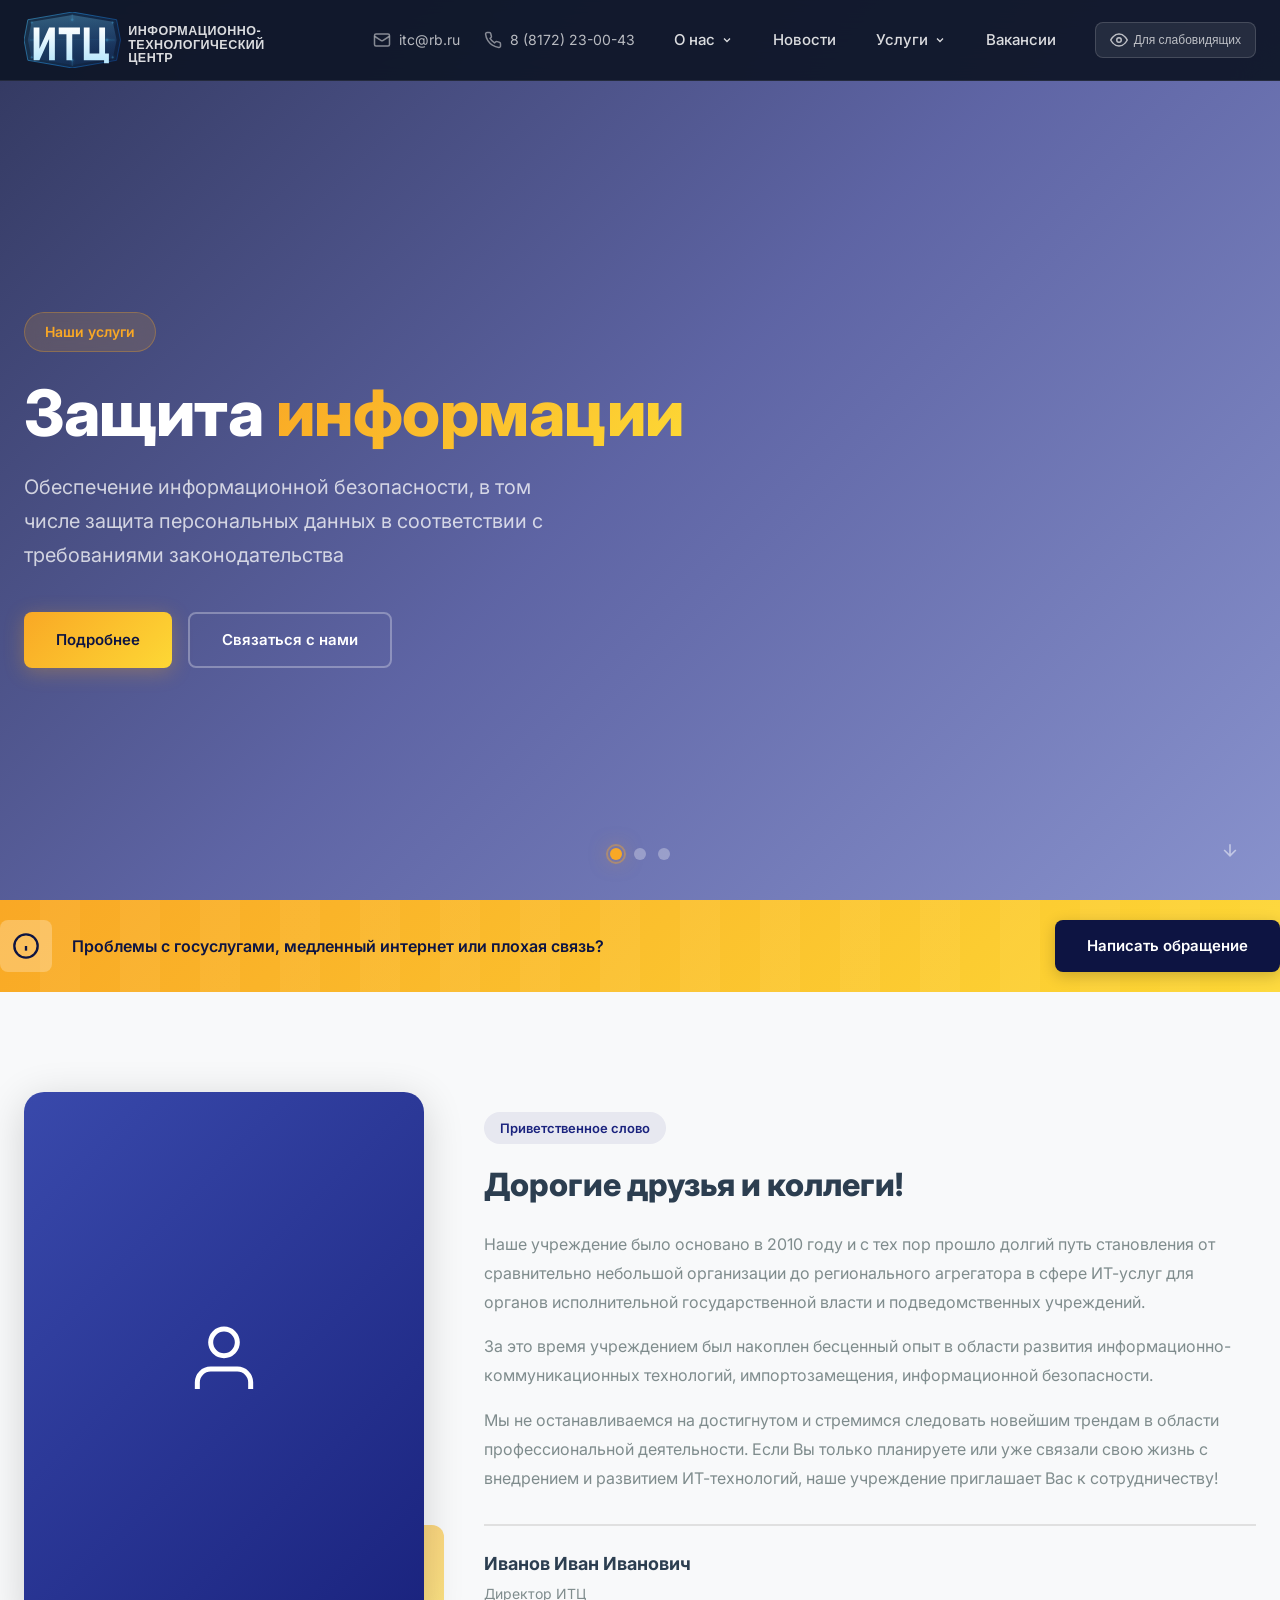
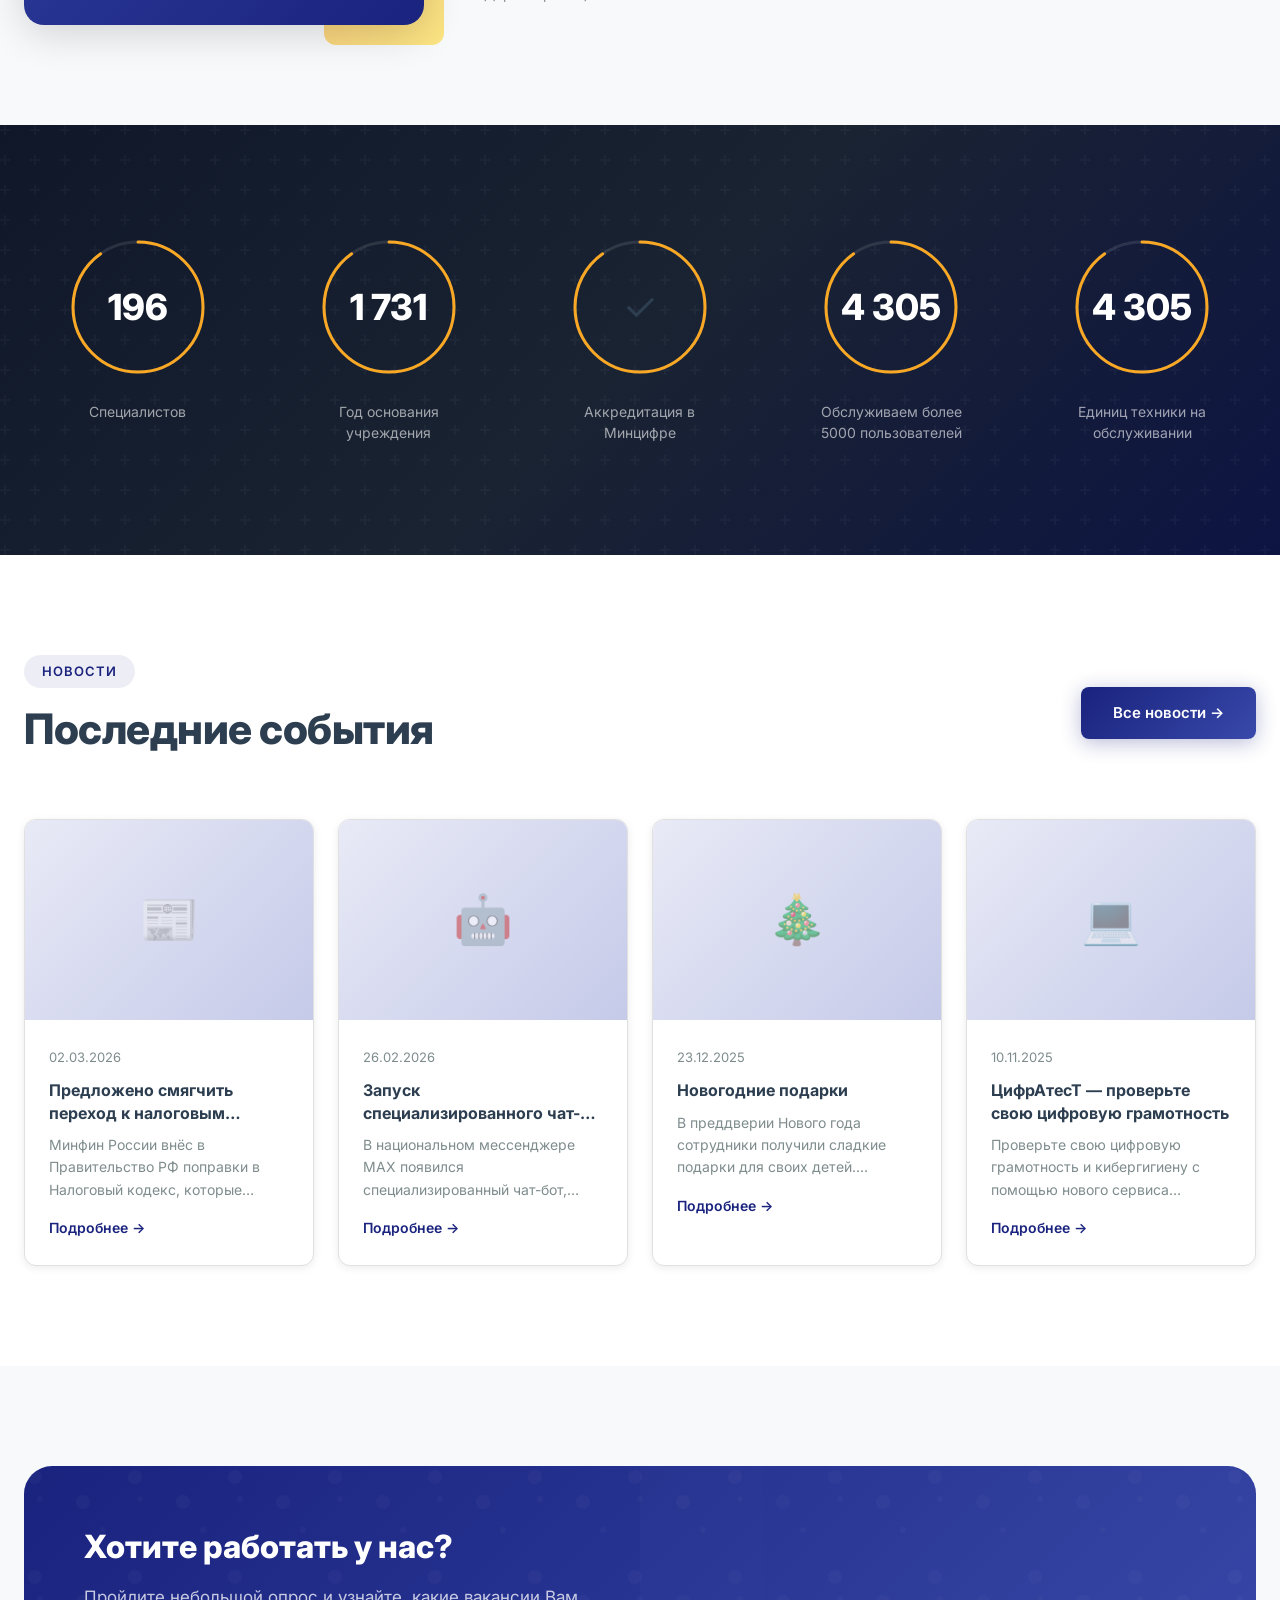
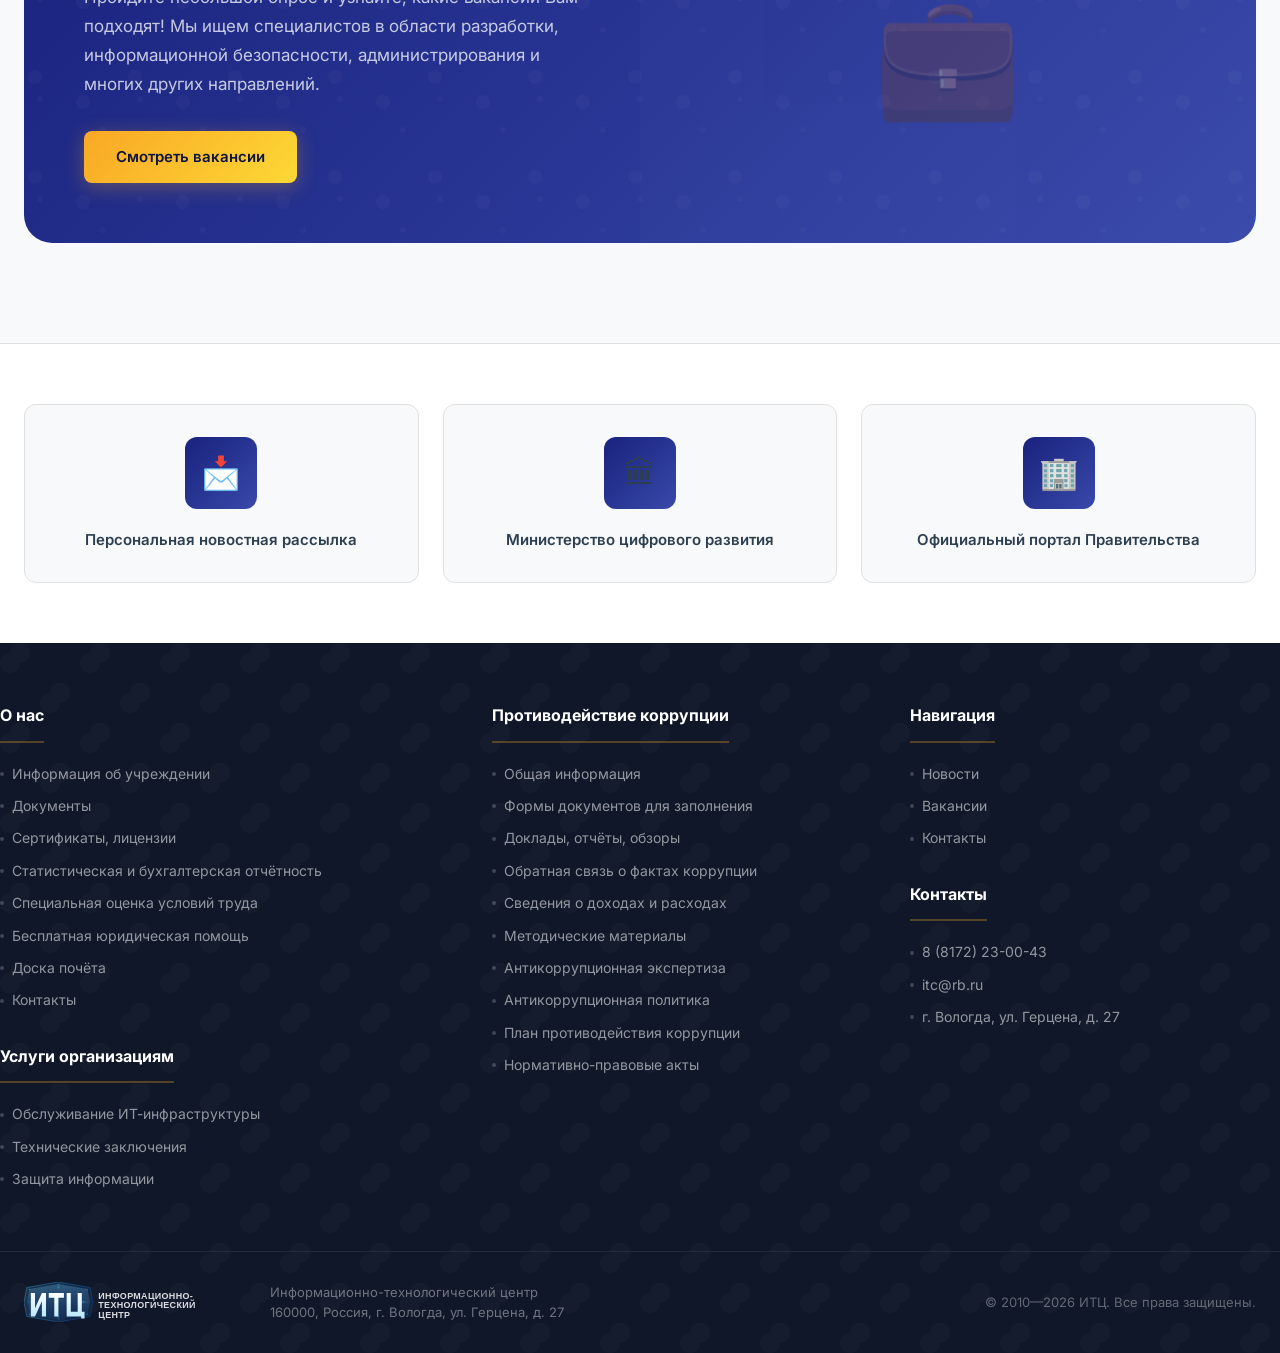
<file: index.html>
<!DOCTYPE html>
<html lang="ru">
<head>
  <meta charset="UTF-8">
  <meta name="viewport" content="width=device-width, initial-scale=1.0">
  <meta name="description" content="Информационно-технологический центр — комплексные ИТ-услуги для организаций">
  <title>ИТЦ — Информационно-технологический центр</title>
  <link rel="preconnect" href="https://fonts.googleapis.com">
  <link rel="preconnect" href="https://fonts.gstatic.com" crossorigin>
  <link href="https://fonts.googleapis.com/css2?family=Inter:wght@400;500;600;700;800;900&display=swap" rel="stylesheet">
  <link rel="stylesheet" href="css/style.css">
  <link rel="stylesheet" href="css/accessibility.css">
</head>
<body>

<!-- ===== HEADER ===== -->
<header class="header">
  <div class="container header-inner">
    <a href="index.html" class="logo">
      <img src="img/logo-white.svg" alt="ИТЦ — Информационно-технологический центр" class="logo-svg">
    </a>

    <div class="header-contacts">
      <a href="mailto:itc@rb.ru" class="header-contact-item">
        <svg viewBox="0 0 24 24" fill="none" stroke="currentColor" stroke-width="2"><rect x="2" y="4" width="20" height="16" rx="2"/><path d="m22 7-8.97 5.7a1.94 1.94 0 0 1-2.06 0L2 7"/></svg>
        itc@rb.ru
      </a>
      <a href="tel:+78172230043" class="header-contact-item">
        <svg viewBox="0 0 24 24" fill="none" stroke="currentColor" stroke-width="2"><path d="M22 16.92v3a2 2 0 0 1-2.18 2 19.79 19.79 0 0 1-8.63-3.07 19.5 19.5 0 0 1-6-6 19.79 19.79 0 0 1-3.07-8.67A2 2 0 0 1 4.11 2h3a2 2 0 0 1 2 1.72c.127.96.361 1.903.7 2.81a2 2 0 0 1-.45 2.11L8.09 9.91a16 16 0 0 0 6 6l1.27-1.27a2 2 0 0 1 2.11-.45c.907.339 1.85.573 2.81.7A2 2 0 0 1 22 16.92z"/></svg>
        8 (8172) 23-00-43
      </a>
    </div>

    <nav class="nav">
      <ul class="nav-list">
        <li class="nav-item">
          <span class="nav-link">О нас <svg viewBox="0 0 24 24" fill="none" stroke="currentColor" stroke-width="2.5"><path d="m6 9 6 6 6-6"/></svg></span>
          <div class="dropdown">
            <a href="pages/about.html"><svg viewBox="0 0 24 24" fill="none" stroke="currentColor" stroke-width="2"><path d="M12 12h.01M12 2a10 10 0 1 0 0 20 10 10 0 0 0 0-20z"/></svg> Информация об учреждении</a>
            <a href="pages/documents.html"><svg viewBox="0 0 24 24" fill="none" stroke="currentColor" stroke-width="2"><path d="M14 2H6a2 2 0 0 0-2 2v16a2 2 0 0 0 2 2h12a2 2 0 0 0 2-2V8Z"/><path d="M14 2v6h6"/></svg> Документы</a>
            <a href="pages/certificates.html"><svg viewBox="0 0 24 24" fill="none" stroke="currentColor" stroke-width="2"><path d="M15 14c.2-1 .7-1.7 1.5-2.5 1-.9 1.5-2.2 1.5-3.5A6 6 0 0 0 6 8c0 1 .2 2.2 1.5 3.5.7.7 1.3 1.5 1.5 2.5"/><path d="M9 18h6"/><path d="M10 22h4"/></svg> Сертификаты, лицензии</a>
            <a href="pages/reports.html"><svg viewBox="0 0 24 24" fill="none" stroke="currentColor" stroke-width="2"><path d="M3 3v18h18"/><path d="m19 9-5 5-4-4-3 3"/></svg> Статистическая и бухгалтерская отчётность</a>
            <a href="pages/sout.html"><svg viewBox="0 0 24 24" fill="none" stroke="currentColor" stroke-width="2"><path d="M16 21v-2a4 4 0 0 0-4-4H6a4 4 0 0 0-4 4v2"/><circle cx="9" cy="7" r="4"/><path d="m22 8-4.2 4.2M18 2l4 4"/></svg> Специальная оценка условий труда</a>
            <a href="pages/legal-help.html"><svg viewBox="0 0 24 24" fill="none" stroke="currentColor" stroke-width="2"><circle cx="12" cy="12" r="10"/><path d="M9.09 9a3 3 0 0 1 5.83 1c0 2-3 3-3 3"/><path d="M12 17h.01"/></svg> Бесплатная юридическая помощь</a>
            <a href="pages/honor.html"><svg viewBox="0 0 24 24" fill="none" stroke="currentColor" stroke-width="2"><polygon points="12 2 15.09 8.26 22 9.27 17 14.14 18.18 21.02 12 17.77 5.82 21.02 7 14.14 2 9.27 8.91 8.26 12 2"/></svg> Доска почёта</a>
            <a href="pages/contacts.html"><svg viewBox="0 0 24 24" fill="none" stroke="currentColor" stroke-width="2"><path d="M20 10c0 6-8 12-8 12s-8-6-8-12a8 8 0 0 1 16 0Z"/><circle cx="12" cy="10" r="3"/></svg> Контакты</a>
          </div>
        </li>
        <li class="nav-item">
          <a href="pages/news.html" class="nav-link">Новости</a>
        </li>
        <li class="nav-item">
          <span class="nav-link">Услуги <svg viewBox="0 0 24 24" fill="none" stroke="currentColor" stroke-width="2.5"><path d="m6 9 6 6 6-6"/></svg></span>
          <div class="dropdown">
            <a href="pages/it-service.html"><svg viewBox="0 0 24 24" fill="none" stroke="currentColor" stroke-width="2"><rect x="2" y="3" width="20" height="14" rx="2"/><path d="M8 21h8"/><path d="M12 17v4"/></svg> Обслуживание ИТ-инфраструктуры</a>
            <a href="pages/expertise.html"><svg viewBox="0 0 24 24" fill="none" stroke="currentColor" stroke-width="2"><path d="M14 2H6a2 2 0 0 0-2 2v16a2 2 0 0 0 2 2h12a2 2 0 0 0 2-2V8Z"/><path d="M14 2v6h6"/><path d="m16 13-3.5 3.5-2-2L8 17"/></svg> Технические заключения</a>
            <a href="pages/security.html"><svg viewBox="0 0 24 24" fill="none" stroke="currentColor" stroke-width="2"><path d="M12 22s8-4 8-10V5l-8-3-8 3v7c0 6 8 10 8 10z"/></svg> Защита информации</a>
          </div>
        </li>
        <li class="nav-item">
          <a href="pages/vacancies.html" class="nav-link">Вакансии</a>
        </li>
      </ul>
    </nav>

    <button class="accessibility-btn" id="accessibilityToggle">
      <svg viewBox="0 0 24 24" fill="none" stroke="currentColor" stroke-width="2"><path d="M1 12s4-8 11-8 11 8 11 8-4 8-11 8-11-8-11-8z"/><circle cx="12" cy="12" r="3"/></svg>
      Для слабовидящих
    </button>

    <button class="burger" aria-label="Меню">
      <span></span><span></span><span></span>
    </button>
  </div>
</header>

<!-- ===== ACCESSIBILITY PANEL ===== -->
<div class="a11y-panel" id="a11yPanel">
  <div class="a11y-panel-inner">
    <div class="a11y-group">
      <span class="a11y-group-label">Шрифт:</span>
      <button class="a11y-btn active" data-a11y-font="normal">А</button>
      <button class="a11y-btn" data-a11y-font="medium">А+</button>
      <button class="a11y-btn" data-a11y-font="large">А++</button>
    </div>
    <div class="a11y-group">
      <span class="a11y-group-label">Цвет:</span>
      <button class="a11y-btn-color a11y-btn-color--normal active" data-a11y-color="normal" title="Обычная">Аа</button>
      <button class="a11y-btn-color a11y-btn-color--bw" data-a11y-color="bw" title="Чёрное на белом">Аа</button>
      <button class="a11y-btn-color a11y-btn-color--wb" data-a11y-color="wb" title="Белое на чёрном">Аа</button>
      <button class="a11y-btn-color a11y-btn-color--bc" data-a11y-color="bc" title="Синее на голубом">Аа</button>
    </div>
    <div class="a11y-group">
      <span class="a11y-group-label">Изображения:</span>
      <button class="a11y-btn active" data-a11y-images="on">Вкл</button>
      <button class="a11y-btn" data-a11y-images="off">Выкл</button>
    </div>
    <div class="a11y-group">
      <span class="a11y-group-label">Интервал:</span>
      <button class="a11y-btn active" data-a11y-spacing="normal">1</button>
      <button class="a11y-btn" data-a11y-spacing="medium">1.5</button>
      <button class="a11y-btn" data-a11y-spacing="large">2</button>
    </div>
    <button class="a11y-btn-reset" id="a11yReset">Сбросить</button>
  </div>
</div>

<!-- ===== MOBILE NAV ===== -->
<div class="mobile-nav">
  <a href="#" class="mobile-nav-link mobile-nav-toggle">О нас</a>
  <div class="mobile-nav-sub" style="display:none">
    <a href="pages/about.html">Информация об учреждении</a>
    <a href="pages/documents.html">Документы</a>
    <a href="pages/certificates.html">Сертификаты, лицензии</a>
    <a href="pages/reports.html">Статистическая и бухгалтерская отчётность</a>
    <a href="pages/sout.html">Специальная оценка условий труда</a>
    <a href="pages/legal-help.html">Бесплатная юридическая помощь</a>
    <a href="pages/honor.html">Доска почёта</a>
    <a href="pages/contacts.html">Контакты</a>
  </div>
  <a href="pages/news.html" class="mobile-nav-link">Новости</a>
  <a href="#" class="mobile-nav-link mobile-nav-toggle">Услуги</a>
  <div class="mobile-nav-sub" style="display:none">
    <a href="pages/it-service.html">Обслуживание ИТ-инфраструктуры</a>
    <a href="pages/expertise.html">Технические заключения</a>
    <a href="pages/security.html">Защита информации</a>
  </div>
  <a href="pages/vacancies.html" class="mobile-nav-link">Вакансии</a>
</div>

<!-- ===== HERO ===== -->
<section class="hero">
  <div class="hero-slide active" data-slide="0">
    <div class="hero-slide-bg" style="background-image:url('https://images.unsplash.com/photo-1558494949-ef010cbdcc31?w=1920&q=80')"></div>
    <div class="container hero-content">
      <div class="hero-badge">Наши услуги</div>
      <h1 class="hero-title">Защита <span class="highlight">информации</span></h1>
      <p class="hero-desc">Обеспечение информационной безопасности, в том числе защита персональных данных в соответствии с требованиями законодательства</p>
      <div class="hero-buttons">
        <a href="pages/security.html" class="btn btn-primary">Подробнее</a>
        <a href="pages/contacts.html" class="btn btn-outline">Связаться с нами</a>
      </div>
    </div>
  </div>

  <div class="hero-slide" data-slide="1">
    <div class="hero-slide-bg" style="background-image:url('https://images.unsplash.com/photo-1551288049-bebda4e38f71?w=1920&q=80')"></div>
    <div class="container hero-content">
      <div class="hero-badge">Комплексный подход</div>
      <h1 class="hero-title">Обслуживание <span class="highlight">ИТ-инфраструктуры</span></h1>
      <p class="hero-desc">Полный цикл обслуживания серверного, сетевого и пользовательского оборудования</p>
      <div class="hero-buttons">
        <a href="pages/it-service.html" class="btn btn-primary">Подробнее</a>
        <a href="pages/contacts.html" class="btn btn-outline">Связаться с нами</a>
      </div>
    </div>
  </div>

  <div class="hero-slide" data-slide="2">
    <div class="hero-slide-bg" style="background-image:url('https://images.unsplash.com/photo-1522071820081-009f0129c71c?w=1920&q=80')"></div>
    <div class="container hero-content">
      <div class="hero-badge">Карьера</div>
      <h1 class="hero-title">Присоединяйтесь к <span class="highlight">команде</span></h1>
      <p class="hero-desc">Мы ищем талантливых специалистов для работы над интересными проектами в сфере ИТ</p>
      <div class="hero-buttons">
        <a href="pages/vacancies.html" class="btn btn-primary">Вакансии</a>
        <a href="pages/about.html" class="btn btn-outline">О нас</a>
      </div>
    </div>
  </div>

  <div class="hero-dots">
    <button class="hero-dot active" data-slide="0"></button>
    <button class="hero-dot" data-slide="1"></button>
    <button class="hero-dot" data-slide="2"></button>
  </div>

  <div class="scroll-indicator">
    <svg width="20" height="20" viewBox="0 0 24 24" fill="none" stroke="currentColor" stroke-width="2"><path d="M12 5v14M19 12l-7 7-7-7"/></svg>
  </div>
</section>

<!-- ===== INFO BAR ===== -->
<section class="info-bar">
  <div class="container info-bar-inner">
    <div class="info-bar-content">
      <div class="info-bar-icon">
        <svg viewBox="0 0 24 24" fill="none" stroke="currentColor" stroke-width="2"><circle cx="12" cy="12" r="10"/><path d="M12 16v-4"/><path d="M12 8h.01"/></svg>
      </div>
      <span class="info-bar-text">Проблемы с госуслугами, медленный интернет или плохая связь?</span>
    </div>
    <a href="pages/contacts.html" class="btn">Написать обращение</a>
  </div>
</section>

<!-- ===== WELCOME ===== -->
<section class="section welcome">
  <div class="container">
    <div class="welcome-grid">
      <div class="welcome-photo fade-up">
        <div class="welcome-photo-img" style="background:linear-gradient(135deg, #3949ab 0%, #1a237e 100%); color:#fff; font-size:60px; display:flex; align-items:center; justify-content:center; border-radius:20px; aspect-ratio:3/4;">
          <svg width="80" height="80" viewBox="0 0 24 24" fill="none" stroke="currentColor" stroke-width="1.5"><path d="M20 21v-2a4 4 0 0 0-4-4H8a4 4 0 0 0-4 4v2"/><circle cx="12" cy="7" r="4"/></svg>
        </div>
      </div>
      <div class="welcome-content fade-up">
        <div class="welcome-badge">Приветственное слово</div>
        <h2 class="welcome-title">Дорогие друзья и коллеги!</h2>
        <p class="welcome-text">Наше учреждение было основано в 2010 году и с тех пор прошло долгий путь становления от сравнительно небольшой организации до регионального агрегатора в сфере ИТ-услуг для органов исполнительной государственной власти и подведомственных учреждений.</p>
        <p class="welcome-text">За это время учреждением был накоплен бесценный опыт в области развития информационно-коммуникационных технологий, импортозамещения, информационной безопасности.</p>
        <p class="welcome-text">Мы не останавливаемся на достигнутом и стремимся следовать новейшим трендам в области профессиональной деятельности. Если Вы только планируете или уже связали свою жизнь с внедрением и развитием ИТ-технологий, наше учреждение приглашает Вас к сотрудничеству!</p>
        <div class="welcome-signature">
          <div class="welcome-signature-name">Иванов Иван Иванович</div>
          <div class="welcome-signature-title">Директор ИТЦ</div>
        </div>
      </div>
    </div>
  </div>
</section>

<!-- ===== STATS ===== -->
<section class="stats">
  <div class="container">
    <div class="stats-grid">
      <div class="stat-card">
        <div class="stat-circle">
          <svg viewBox="0 0 140 140"><circle class="bg" cx="70" cy="70" r="65"/><circle class="progress" cx="70" cy="70" r="65"/></svg>
          <span class="stat-number" data-target="228">0</span>
        </div>
        <div class="stat-label">Специалистов</div>
      </div>
      <div class="stat-card">
        <div class="stat-circle">
          <svg viewBox="0 0 140 140"><circle class="bg" cx="70" cy="70" r="65"/><circle class="progress" cx="70" cy="70" r="65"/></svg>
          <span class="stat-number" data-target="2010">0</span>
        </div>
        <div class="stat-label">Год основания учреждения</div>
      </div>
      <div class="stat-card">
        <div class="stat-circle">
          <svg viewBox="0 0 140 140"><circle class="bg" cx="70" cy="70" r="65"/><circle class="progress" cx="70" cy="70" r="65"/></svg>
          <span class="stat-icon">&#10003;</span>
        </div>
        <div class="stat-label">Аккредитация в Минцифре</div>
      </div>
      <div class="stat-card">
        <div class="stat-circle">
          <svg viewBox="0 0 140 140"><circle class="bg" cx="70" cy="70" r="65"/><circle class="progress" cx="70" cy="70" r="65"/></svg>
          <span class="stat-number" data-target="5000">0</span>
        </div>
        <div class="stat-label">Обслуживаем более 5000 пользователей</div>
      </div>
      <div class="stat-card">
        <div class="stat-circle">
          <svg viewBox="0 0 140 140"><circle class="bg" cx="70" cy="70" r="65"/><circle class="progress" cx="70" cy="70" r="65"/></svg>
          <span class="stat-number" data-target="5000">0</span>
        </div>
        <div class="stat-label">Единиц техники на обслуживании</div>
      </div>
    </div>
  </div>
</section>

<!-- ===== NEWS ===== -->
<section class="section news">
  <div class="container">
    <div class="news-header">
      <div class="news-header-left">
        <div class="section-badge">Новости</div>
        <h2 class="section-title">Последние события</h2>
      </div>
      <a href="pages/news.html" class="btn btn-dark">Все новости &rarr;</a>
    </div>
    <div class="news-grid">
      <article class="news-card fade-up">
        <div class="news-card-img"><span class="placeholder-icon">&#128240;</span></div>
        <div class="news-card-body">
          <div class="news-card-date">02.03.2026</div>
          <h3 class="news-card-title">Предложено смягчить переход к налоговым изменениям для МСП</h3>
          <p class="news-card-excerpt">Минфин России внёс в Правительство РФ поправки в Налоговый кодекс, которые позволят сохранить доступ к мерам поддержки...</p>
          <a href="#" class="news-link">Подробнее &rarr;</a>
        </div>
      </article>
      <article class="news-card fade-up">
        <div class="news-card-img"><span class="placeholder-icon">&#129302;</span></div>
        <div class="news-card-body">
          <div class="news-card-date">26.02.2026</div>
          <h3 class="news-card-title">Запуск специализированного чат-бота для Вологодской области</h3>
          <p class="news-card-excerpt">В национальном мессенджере MAX появился специализированный чат-бот, разработанный нашими специалистами...</p>
          <a href="#" class="news-link">Подробнее &rarr;</a>
        </div>
      </article>
      <article class="news-card fade-up">
        <div class="news-card-img"><span class="placeholder-icon">&#127876;</span></div>
        <div class="news-card-body">
          <div class="news-card-date">23.12.2025</div>
          <h3 class="news-card-title">Новогодние подарки</h3>
          <p class="news-card-excerpt">В преддверии Нового года сотрудники получили сладкие подарки для своих детей. Поздравляем всех с наступающими праздниками!</p>
          <a href="#" class="news-link">Подробнее &rarr;</a>
        </div>
      </article>
      <article class="news-card fade-up">
        <div class="news-card-img"><span class="placeholder-icon">&#128187;</span></div>
        <div class="news-card-body">
          <div class="news-card-date">10.11.2025</div>
          <h3 class="news-card-title">ЦифрАтесТ — проверьте свою цифровую грамотность</h3>
          <p class="news-card-excerpt">Проверьте свою цифровую грамотность и кибергигиену с помощью нового сервиса тестирования...</p>
          <a href="#" class="news-link">Подробнее &rarr;</a>
        </div>
      </article>
    </div>
  </div>
</section>

<!-- ===== CTA ===== -->
<section class="cta-section">
  <div class="container">
    <div class="cta-card fade-up">
      <div class="cta-content">
        <h2 class="cta-title">Хотите работать у нас?</h2>
        <p class="cta-desc">Пройдите небольшой опрос и узнайте, какие вакансии Вам подходят! Мы ищем специалистов в области разработки, информационной безопасности, администрирования и многих других направлений.</p>
        <div>
          <a href="pages/vacancies.html" class="btn btn-primary">Смотреть вакансии</a>
        </div>
      </div>
      <div class="cta-visual">&#128188;</div>
    </div>
  </div>
</section>

<!-- ===== PARTNERS ===== -->
<section class="partners">
  <div class="container">
    <div class="partners-grid">
      <a href="#" class="partner-card fade-up">
        <div class="partner-icon">&#128233;</div>
        <div class="partner-name">Персональная новостная рассылка</div>
      </a>
      <a href="#" class="partner-card fade-up">
        <div class="partner-icon">&#127963;</div>
        <div class="partner-name">Министерство цифрового развития</div>
      </a>
      <a href="#" class="partner-card fade-up">
        <div class="partner-icon">&#127970;</div>
        <div class="partner-name">Официальный портал Правительства</div>
      </a>
    </div>
  </div>
</section>

<!-- ===== FOOTER ===== -->
<footer class="footer">
  <div class="container footer-main">
    <div>
      <h3 class="footer-heading">О нас</h3>
      <div class="footer-links">
        <a href="pages/about.html">Информация об учреждении</a>
        <a href="pages/documents.html">Документы</a>
        <a href="pages/certificates.html">Сертификаты, лицензии</a>
        <a href="pages/reports.html">Статистическая и бухгалтерская отчётность</a>
        <a href="pages/sout.html">Специальная оценка условий труда</a>
        <a href="pages/legal-help.html">Бесплатная юридическая помощь</a>
        <a href="pages/honor.html">Доска почёта</a>
        <a href="pages/contacts.html">Контакты</a>
      </div>
      <h3 class="footer-heading" style="margin-top:32px">Услуги организациям</h3>
      <div class="footer-links">
        <a href="pages/it-service.html">Обслуживание ИТ-инфраструктуры</a>
        <a href="pages/expertise.html">Технические заключения</a>
        <a href="pages/security.html">Защита информации</a>
      </div>
    </div>
    <div>
      <h3 class="footer-heading">Противодействие коррупции</h3>
      <div class="footer-links">
        <a href="#">Общая информация</a>
        <a href="#">Формы документов для заполнения</a>
        <a href="#">Доклады, отчёты, обзоры</a>
        <a href="#">Обратная связь о фактах коррупции</a>
        <a href="#">Сведения о доходах и расходах</a>
        <a href="#">Методические материалы</a>
        <a href="#">Антикоррупционная экспертиза</a>
        <a href="#">Антикоррупционная политика</a>
        <a href="#">План противодействия коррупции</a>
        <a href="#">Нормативно-правовые акты</a>
      </div>
    </div>
    <div>
      <h3 class="footer-heading">Навигация</h3>
      <div class="footer-links">
        <a href="pages/news.html">Новости</a>
        <a href="pages/vacancies.html">Вакансии</a>
        <a href="pages/contacts.html">Контакты</a>
      </div>
      <h3 class="footer-heading" style="margin-top:32px">Контакты</h3>
      <div class="footer-links">
        <a href="tel:+78172230043">8 (8172) 23-00-43</a>
        <a href="mailto:itc@rb.ru">itc@rb.ru</a>
        <a href="#">г. Вологда, ул. Герцена, д. 27</a>
      </div>
    </div>
  </div>
  <div class="footer-bottom">
    <div class="container footer-bottom-inner">
      <div class="footer-logo">
        <img src="img/logo-white.svg" alt="ИТЦ" class="footer-logo-svg">
        <div class="footer-info">
          Информационно-технологический центр<br>
          160000, Россия, г. Вологда, ул. Герцена, д. 27
        </div>
      </div>
      <div class="footer-copyright">&copy; 2010&mdash;2026 ИТЦ. Все права защищены.</div>
    </div>
  </div>
</footer>

<script src="js/main.js"></script>
<script src="js/accessibility.js"></script>
</body>
</html>
</file>
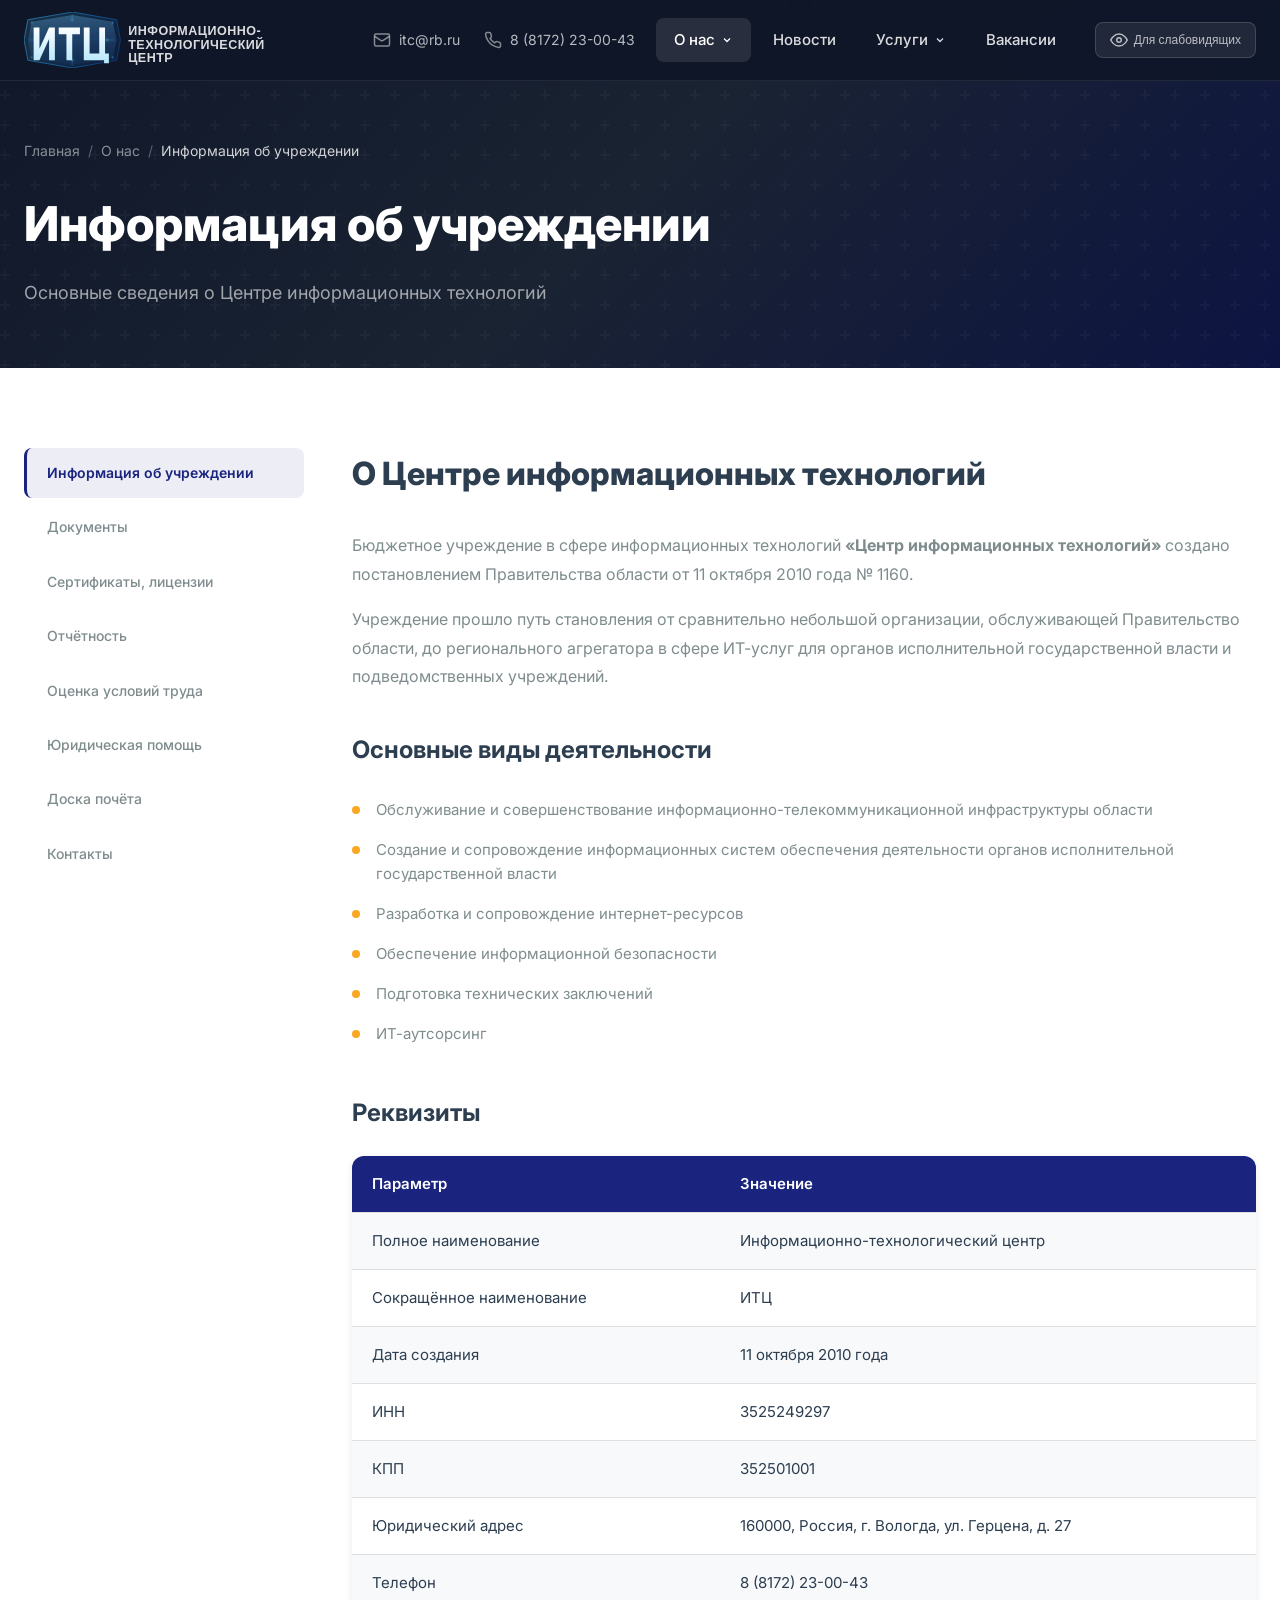
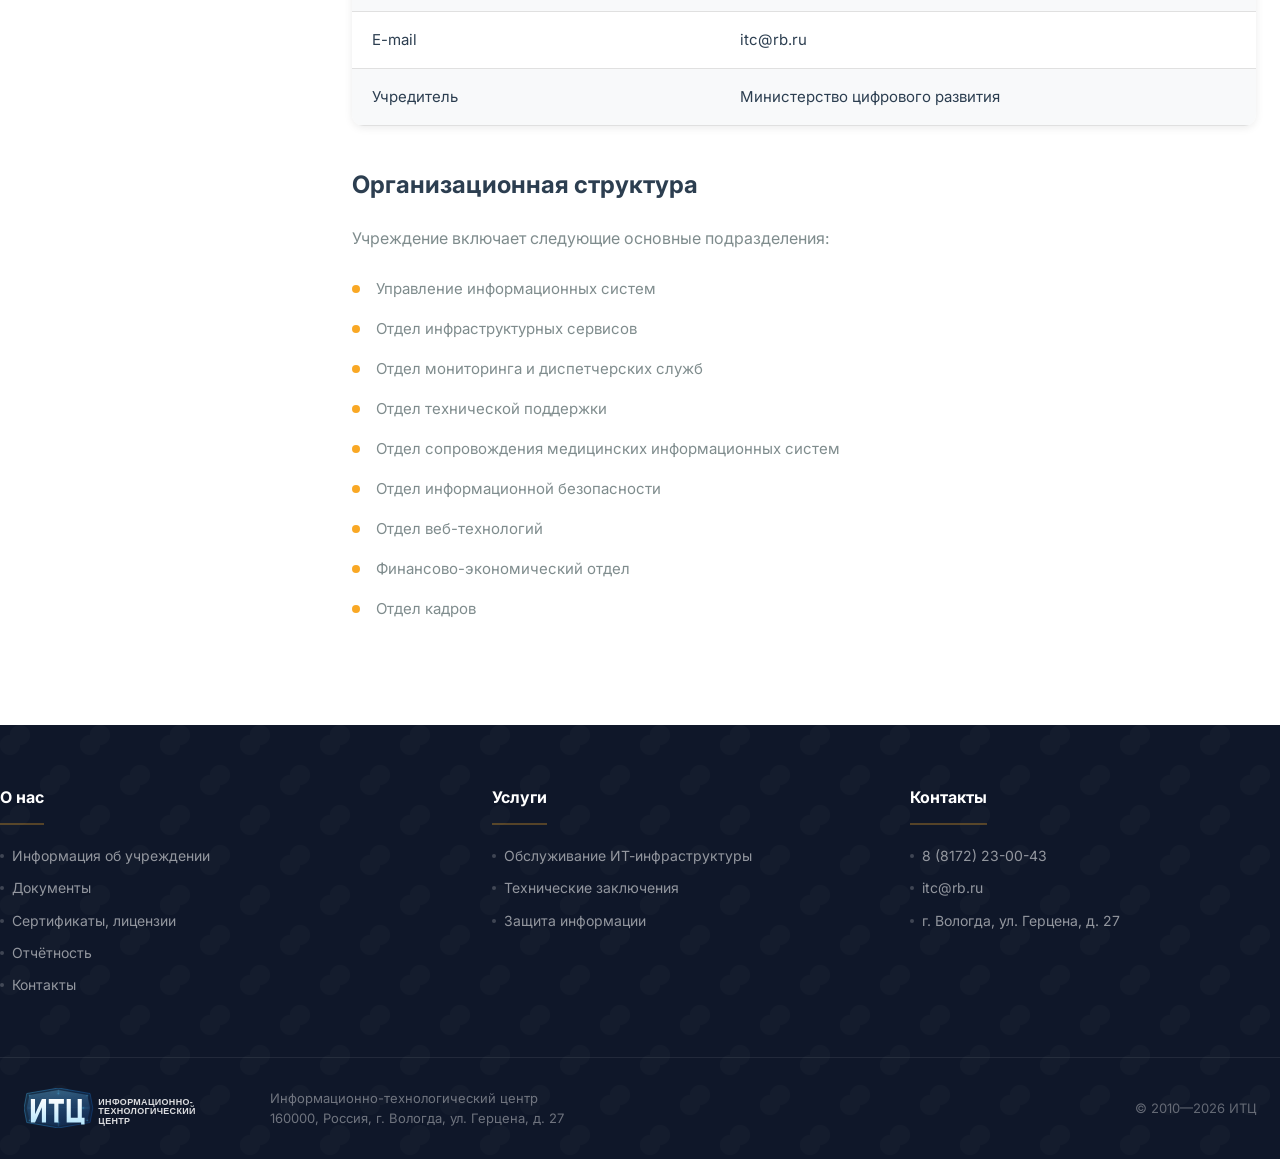
<file: pages/about.html>
<!DOCTYPE html>
<html lang="ru">
<head>
  <meta charset="UTF-8">
  <meta name="viewport" content="width=device-width, initial-scale=1.0">
  <title>Информация об учреждении — ИТЦ</title>
  <link rel="preconnect" href="https://fonts.googleapis.com">
  <link rel="preconnect" href="https://fonts.gstatic.com" crossorigin>
  <link href="https://fonts.googleapis.com/css2?family=Inter:wght@400;500;600;700;800;900&display=swap" rel="stylesheet">
  <link rel="stylesheet" href="../css/style.css">
  <link rel="stylesheet" href="../css/accessibility.css">
</head>
<body>

<header class="header">
  <div class="container header-inner">
    <a href="../index.html" class="logo">
      <img src="../img/logo-white.svg" alt="ИТЦ" class="logo-svg">
    </a>
    <div class="header-contacts">
      <a href="mailto:itc@rb.ru" class="header-contact-item">
        <svg viewBox="0 0 24 24" fill="none" stroke="currentColor" stroke-width="2"><rect x="2" y="4" width="20" height="16" rx="2"/><path d="m22 7-8.97 5.7a1.94 1.94 0 0 1-2.06 0L2 7"/></svg>
        itc@rb.ru
      </a>
      <a href="tel:+78172230043" class="header-contact-item">
        <svg viewBox="0 0 24 24" fill="none" stroke="currentColor" stroke-width="2"><path d="M22 16.92v3a2 2 0 0 1-2.18 2 19.79 19.79 0 0 1-8.63-3.07 19.5 19.5 0 0 1-6-6 19.79 19.79 0 0 1-3.07-8.67A2 2 0 0 1 4.11 2h3a2 2 0 0 1 2 1.72c.127.96.361 1.903.7 2.81a2 2 0 0 1-.45 2.11L8.09 9.91a16 16 0 0 0 6 6l1.27-1.27a2 2 0 0 1 2.11-.45c.907.339 1.85.573 2.81.7A2 2 0 0 1 22 16.92z"/></svg>
        8 (8172) 23-00-43
      </a>
    </div>
    <nav class="nav">
      <ul class="nav-list">
        <li class="nav-item">
          <span class="nav-link active">О нас <svg viewBox="0 0 24 24" fill="none" stroke="currentColor" stroke-width="2.5"><path d="m6 9 6 6 6-6"/></svg></span>
          <div class="dropdown">
            <a href="about.html">Информация об учреждении</a>
            <a href="documents.html">Документы</a>
            <a href="certificates.html">Сертификаты, лицензии</a>
            <a href="reports.html">Статистическая и бухгалтерская отчётность</a>
            <a href="sout.html">Специальная оценка условий труда</a>
            <a href="legal-help.html">Бесплатная юридическая помощь</a>
            <a href="honor.html">Доска почёта</a>
            <a href="contacts.html">Контакты</a>
          </div>
        </li>
        <li class="nav-item"><a href="news.html" class="nav-link">Новости</a></li>
        <li class="nav-item">
          <span class="nav-link">Услуги <svg viewBox="0 0 24 24" fill="none" stroke="currentColor" stroke-width="2.5"><path d="m6 9 6 6 6-6"/></svg></span>
          <div class="dropdown">
            <a href="it-service.html">Обслуживание ИТ-инфраструктуры</a>
            <a href="expertise.html">Технические заключения</a>
            <a href="security.html">Защита информации</a>
          </div>
        </li>
        <li class="nav-item"><a href="vacancies.html" class="nav-link">Вакансии</a></li>
      </ul>
    </nav>
    <button class="accessibility-btn" id="accessibilityToggle">
      <svg viewBox="0 0 24 24" fill="none" stroke="currentColor" stroke-width="2"><path d="M1 12s4-8 11-8 11 8 11 8-4 8-11 8-11-8-11-8z"/><circle cx="12" cy="12" r="3"/></svg>
      Для слабовидящих
    </button>
    <button class="burger" aria-label="Меню"><span></span><span></span><span></span></button>
  </div>
</header>

<!-- ===== ACCESSIBILITY PANEL ===== -->
<div class="a11y-panel" id="a11yPanel">
  <div class="a11y-panel-inner">
    <div class="a11y-group">
      <span class="a11y-group-label">Шрифт:</span>
      <button class="a11y-btn active" data-a11y-font="normal">А</button>
      <button class="a11y-btn" data-a11y-font="medium">А+</button>
      <button class="a11y-btn" data-a11y-font="large">А++</button>
    </div>
    <div class="a11y-group">
      <span class="a11y-group-label">Цвет:</span>
      <button class="a11y-btn-color a11y-btn-color--normal active" data-a11y-color="normal" title="Обычная">Аа</button>
      <button class="a11y-btn-color a11y-btn-color--bw" data-a11y-color="bw" title="Чёрное на белом">Аа</button>
      <button class="a11y-btn-color a11y-btn-color--wb" data-a11y-color="wb" title="Белое на чёрном">Аа</button>
      <button class="a11y-btn-color a11y-btn-color--bc" data-a11y-color="bc" title="Синее на голубом">Аа</button>
    </div>
    <div class="a11y-group">
      <span class="a11y-group-label">Изображения:</span>
      <button class="a11y-btn active" data-a11y-images="on">Вкл</button>
      <button class="a11y-btn" data-a11y-images="off">Выкл</button>
    </div>
    <div class="a11y-group">
      <span class="a11y-group-label">Интервал:</span>
      <button class="a11y-btn active" data-a11y-spacing="normal">1</button>
      <button class="a11y-btn" data-a11y-spacing="medium">1.5</button>
      <button class="a11y-btn" data-a11y-spacing="large">2</button>
    </div>
    <button class="a11y-btn-reset" id="a11yReset">Сбросить</button>
  </div>
</div>


<section class="page-hero">
  <div class="container">
    <div class="breadcrumbs">
      <a href="../index.html">Главная</a> <span>/</span> <a href="#">О нас</a> <span>/</span> <span class="current">Информация об учреждении</span>
    </div>
    <h1 class="page-hero-title">Информация об учреждении</h1>
    <p class="page-hero-desc">Основные сведения о Центре информационных технологий</p>
  </div>
</section>

<section class="page-content">
  <div class="container page-content-grid">
    <aside class="sidebar">
      <nav class="sidebar-nav">
        <a href="about.html" class="sidebar-link active">Информация об учреждении</a>
        <a href="documents.html" class="sidebar-link">Документы</a>
        <a href="certificates.html" class="sidebar-link">Сертификаты, лицензии</a>
        <a href="reports.html" class="sidebar-link">Отчётность</a>
        <a href="sout.html" class="sidebar-link">Оценка условий труда</a>
        <a href="legal-help.html" class="sidebar-link">Юридическая помощь</a>
        <a href="honor.html" class="sidebar-link">Доска почёта</a>
        <a href="contacts.html" class="sidebar-link">Контакты</a>
      </nav>
    </aside>

    <div class="content-area">
      <h1>О Центре информационных технологий</h1>

      <p>Бюджетное учреждение в сфере информационных технологий <strong>«Центр информационных технологий»</strong> создано постановлением Правительства области от 11 октября 2010 года № 1160.</p>

      <p>Учреждение прошло путь становления от сравнительно небольшой организации, обслуживающей Правительство области, до регионального агрегатора в сфере ИТ-услуг для органов исполнительной государственной власти и подведомственных учреждений.</p>

      <h2>Основные виды деятельности</h2>
      <ul>
        <li>Обслуживание и совершенствование информационно-телекоммуникационной инфраструктуры области</li>
        <li>Создание и сопровождение информационных систем обеспечения деятельности органов исполнительной государственной власти</li>
        <li>Разработка и сопровождение интернет-ресурсов</li>
        <li>Обеспечение информационной безопасности</li>
        <li>Подготовка технических заключений</li>
        <li>ИТ-аутсорсинг</li>
      </ul>

      <h2>Реквизиты</h2>
      <table class="info-table">
        <tr><th>Параметр</th><th>Значение</th></tr>
        <tr><td>Полное наименование</td><td>Информационно-технологический центр</td></tr>
        <tr><td>Сокращённое наименование</td><td>ИТЦ</td></tr>
        <tr><td>Дата создания</td><td>11 октября 2010 года</td></tr>
        <tr><td>ИНН</td><td>3525249297</td></tr>
        <tr><td>КПП</td><td>352501001</td></tr>
        <tr><td>Юридический адрес</td><td>160000, Россия, г. Вологда, ул. Герцена, д. 27</td></tr>
        <tr><td>Телефон</td><td>8 (8172) 23-00-43</td></tr>
        <tr><td>E-mail</td><td>itc@rb.ru</td></tr>
        <tr><td>Учредитель</td><td>Министерство цифрового развития</td></tr>
      </table>

      <h2>Организационная структура</h2>
      <p>Учреждение включает следующие основные подразделения:</p>
      <ul>
        <li>Управление информационных систем</li>
        <li>Отдел инфраструктурных сервисов</li>
        <li>Отдел мониторинга и диспетчерских служб</li>
        <li>Отдел технической поддержки</li>
        <li>Отдел сопровождения медицинских информационных систем</li>
        <li>Отдел информационной безопасности</li>
        <li>Отдел веб-технологий</li>
        <li>Финансово-экономический отдел</li>
        <li>Отдел кадров</li>
      </ul>
    </div>
  </div>
</section>

<footer class="footer">
  <div class="container footer-main">
    <div>
      <h3 class="footer-heading">О нас</h3>
      <div class="footer-links">
        <a href="about.html">Информация об учреждении</a>
        <a href="documents.html">Документы</a>
        <a href="certificates.html">Сертификаты, лицензии</a>
        <a href="reports.html">Отчётность</a>
        <a href="contacts.html">Контакты</a>
      </div>
    </div>
    <div>
      <h3 class="footer-heading">Услуги</h3>
      <div class="footer-links">
        <a href="it-service.html">Обслуживание ИТ-инфраструктуры</a>
        <a href="expertise.html">Технические заключения</a>
        <a href="security.html">Защита информации</a>
      </div>
    </div>
    <div>
      <h3 class="footer-heading">Контакты</h3>
      <div class="footer-links">
        <a href="tel:+78172230043">8 (8172) 23-00-43</a>
        <a href="mailto:itc@rb.ru">itc@rb.ru</a>
        <a href="#">г. Вологда, ул. Герцена, д. 27</a>
      </div>
    </div>
  </div>
  <div class="footer-bottom">
    <div class="container footer-bottom-inner">
      <div class="footer-logo">
        <img src="../img/logo-white.svg" alt="ИТЦ" class="footer-logo-svg">
        <div class="footer-info">Информационно-технологический центр<br>160000, Россия, г. Вологда, ул. Герцена, д. 27</div>
      </div>
      <div class="footer-copyright">&copy; 2010&mdash;2026 ИТЦ</div>
    </div>
  </div>
</footer>

<script src="../js/main.js"></script>
<script src="../js/accessibility.js"></script>
</body>
</html>
</file>
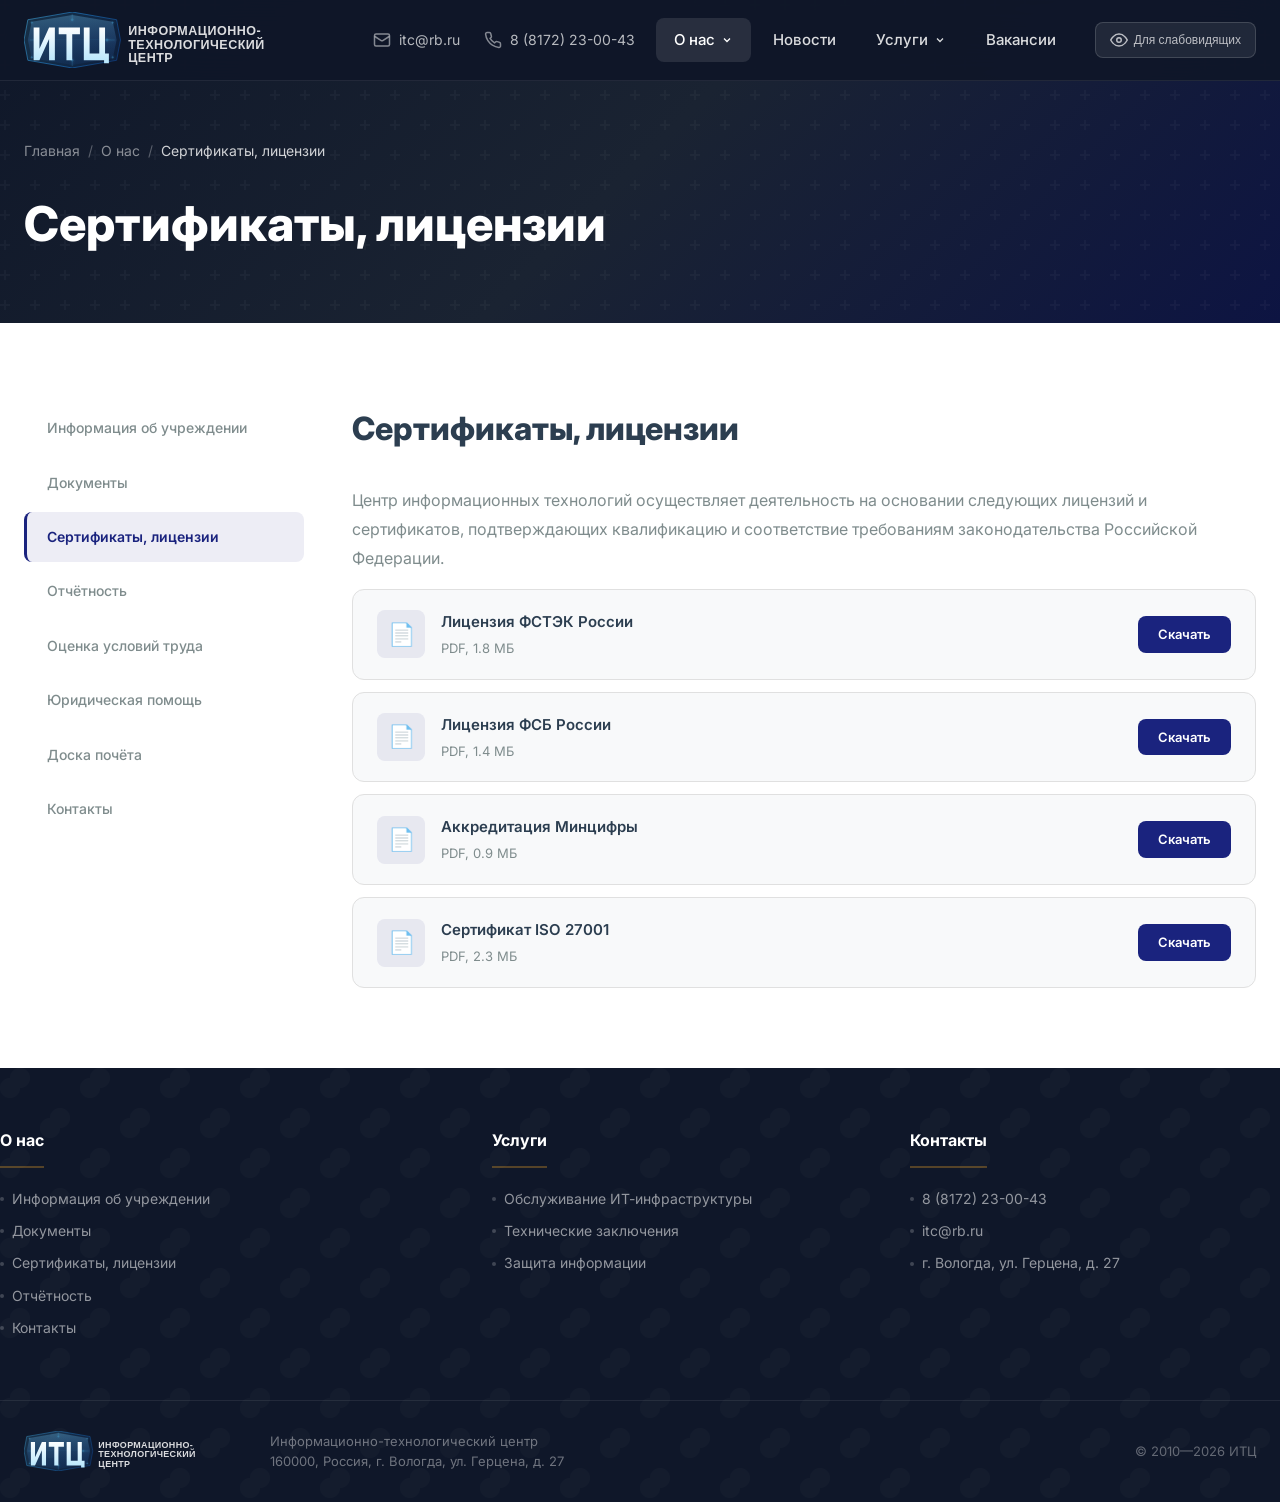
<file: pages/certificates.html>
<!DOCTYPE html>
<html lang="ru">
<head>
  <meta charset="UTF-8">
  <meta name="viewport" content="width=device-width, initial-scale=1.0">
  <title>Сертификаты, лицензии — ИТЦ</title>
  <link rel="preconnect" href="https://fonts.googleapis.com">
  <link rel="preconnect" href="https://fonts.gstatic.com" crossorigin>
  <link href="https://fonts.googleapis.com/css2?family=Inter:wght@400;500;600;700;800;900&display=swap" rel="stylesheet">
  <link rel="stylesheet" href="../css/style.css">
  <link rel="stylesheet" href="../css/accessibility.css">
</head>
<body>

<header class="header">
  <div class="container header-inner">
    <a href="../index.html" class="logo">
      <img src="../img/logo-white.svg" alt="ИТЦ" class="logo-svg">
    </a>
    <div class="header-contacts">
      <a href="mailto:itc@rb.ru" class="header-contact-item">
        <svg viewBox="0 0 24 24" fill="none" stroke="currentColor" stroke-width="2"><rect x="2" y="4" width="20" height="16" rx="2"/><path d="m22 7-8.97 5.7a1.94 1.94 0 0 1-2.06 0L2 7"/></svg>
        itc@rb.ru
      </a>
      <a href="tel:+78172230043" class="header-contact-item">
        <svg viewBox="0 0 24 24" fill="none" stroke="currentColor" stroke-width="2"><path d="M22 16.92v3a2 2 0 0 1-2.18 2 19.79 19.79 0 0 1-8.63-3.07 19.5 19.5 0 0 1-6-6 19.79 19.79 0 0 1-3.07-8.67A2 2 0 0 1 4.11 2h3a2 2 0 0 1 2 1.72c.127.96.361 1.903.7 2.81a2 2 0 0 1-.45 2.11L8.09 9.91a16 16 0 0 0 6 6l1.27-1.27a2 2 0 0 1 2.11-.45c.907.339 1.85.573 2.81.7A2 2 0 0 1 22 16.92z"/></svg>
        8 (8172) 23-00-43
      </a>
    </div>
    <nav class="nav">
      <ul class="nav-list">
        <li class="nav-item">
          <span class="nav-link active">О нас <svg viewBox="0 0 24 24" fill="none" stroke="currentColor" stroke-width="2.5"><path d="m6 9 6 6 6-6"/></svg></span>
          <div class="dropdown">
            <a href="about.html">Информация об учреждении</a>
            <a href="documents.html">Документы</a>
            <a href="certificates.html">Сертификаты, лицензии</a>
            <a href="reports.html">Статистическая и бухгалтерская отчётность</a>
            <a href="sout.html">Специальная оценка условий труда</a>
            <a href="legal-help.html">Бесплатная юридическая помощь</a>
            <a href="honor.html">Доска почёта</a>
            <a href="contacts.html">Контакты</a>
          </div>
        </li>
        <li class="nav-item"><a href="news.html" class="nav-link">Новости</a></li>
        <li class="nav-item">
          <span class="nav-link">Услуги <svg viewBox="0 0 24 24" fill="none" stroke="currentColor" stroke-width="2.5"><path d="m6 9 6 6 6-6"/></svg></span>
          <div class="dropdown">
            <a href="it-service.html">Обслуживание ИТ-инфраструктуры</a>
            <a href="expertise.html">Технические заключения</a>
            <a href="security.html">Защита информации</a>
          </div>
        </li>
        <li class="nav-item"><a href="vacancies.html" class="nav-link">Вакансии</a></li>
      </ul>
    </nav>
    <button class="accessibility-btn" id="accessibilityToggle">
      <svg viewBox="0 0 24 24" fill="none" stroke="currentColor" stroke-width="2"><path d="M1 12s4-8 11-8 11 8 11 8-4 8-11 8-11-8-11-8z"/><circle cx="12" cy="12" r="3"/></svg>
      Для слабовидящих
    </button>
    <button class="burger" aria-label="Меню"><span></span><span></span><span></span></button>
  </div>
</header>

<!-- ===== ACCESSIBILITY PANEL ===== -->
<div class="a11y-panel" id="a11yPanel">
  <div class="a11y-panel-inner">
    <div class="a11y-group">
      <span class="a11y-group-label">Шрифт:</span>
      <button class="a11y-btn active" data-a11y-font="normal">А</button>
      <button class="a11y-btn" data-a11y-font="medium">А+</button>
      <button class="a11y-btn" data-a11y-font="large">А++</button>
    </div>
    <div class="a11y-group">
      <span class="a11y-group-label">Цвет:</span>
      <button class="a11y-btn-color a11y-btn-color--normal active" data-a11y-color="normal" title="Обычная">Аа</button>
      <button class="a11y-btn-color a11y-btn-color--bw" data-a11y-color="bw" title="Чёрное на белом">Аа</button>
      <button class="a11y-btn-color a11y-btn-color--wb" data-a11y-color="wb" title="Белое на чёрном">Аа</button>
      <button class="a11y-btn-color a11y-btn-color--bc" data-a11y-color="bc" title="Синее на голубом">Аа</button>
    </div>
    <div class="a11y-group">
      <span class="a11y-group-label">Изображения:</span>
      <button class="a11y-btn active" data-a11y-images="on">Вкл</button>
      <button class="a11y-btn" data-a11y-images="off">Выкл</button>
    </div>
    <div class="a11y-group">
      <span class="a11y-group-label">Интервал:</span>
      <button class="a11y-btn active" data-a11y-spacing="normal">1</button>
      <button class="a11y-btn" data-a11y-spacing="medium">1.5</button>
      <button class="a11y-btn" data-a11y-spacing="large">2</button>
    </div>
    <button class="a11y-btn-reset" id="a11yReset">Сбросить</button>
  </div>
</div>


<section class="page-hero">
  <div class="container">
    <div class="breadcrumbs">
      <a href="../index.html">Главная</a> <span>/</span> <a href="#">О нас</a> <span>/</span> <span class="current">Сертификаты, лицензии</span>
    </div>
    <h1 class="page-hero-title">Сертификаты, лицензии</h1>
  </div>
</section>

<section class="page-content">
  <div class="container page-content-grid">
    <aside class="sidebar">
      <nav class="sidebar-nav">
        <a href="about.html" class="sidebar-link">Информация об учреждении</a>
        <a href="documents.html" class="sidebar-link">Документы</a>
        <a href="certificates.html" class="sidebar-link active">Сертификаты, лицензии</a>
        <a href="reports.html" class="sidebar-link">Отчётность</a>
        <a href="sout.html" class="sidebar-link">Оценка условий труда</a>
        <a href="legal-help.html" class="sidebar-link">Юридическая помощь</a>
        <a href="honor.html" class="sidebar-link">Доска почёта</a>
        <a href="contacts.html" class="sidebar-link">Контакты</a>
      </nav>
    </aside>

    <div class="content-area">
      <h1>Сертификаты, лицензии</h1>

      <p>Центр информационных технологий осуществляет деятельность на основании следующих лицензий и сертификатов, подтверждающих квалификацию и соответствие требованиям законодательства Российской Федерации.</p>

      <div class="doc-list">
        <div class="doc-item">
          <div class="doc-icon">&#128196;</div>
          <div class="doc-info">
            <div class="doc-title">Лицензия ФСТЭК России</div>
            <div class="doc-meta">PDF, 1.8 МБ</div>
          </div>
          <a href="#" class="doc-download">Скачать</a>
        </div>
        <div class="doc-item">
          <div class="doc-icon">&#128196;</div>
          <div class="doc-info">
            <div class="doc-title">Лицензия ФСБ России</div>
            <div class="doc-meta">PDF, 1.4 МБ</div>
          </div>
          <a href="#" class="doc-download">Скачать</a>
        </div>
        <div class="doc-item">
          <div class="doc-icon">&#128196;</div>
          <div class="doc-info">
            <div class="doc-title">Аккредитация Минцифры</div>
            <div class="doc-meta">PDF, 0.9 МБ</div>
          </div>
          <a href="#" class="doc-download">Скачать</a>
        </div>
        <div class="doc-item">
          <div class="doc-icon">&#128196;</div>
          <div class="doc-info">
            <div class="doc-title">Сертификат ISO 27001</div>
            <div class="doc-meta">PDF, 2.3 МБ</div>
          </div>
          <a href="#" class="doc-download">Скачать</a>
        </div>
      </div>
    </div>
  </div>
</section>

<footer class="footer">
  <div class="container footer-main">
    <div>
      <h3 class="footer-heading">О нас</h3>
      <div class="footer-links">
        <a href="about.html">Информация об учреждении</a>
        <a href="documents.html">Документы</a>
        <a href="certificates.html">Сертификаты, лицензии</a>
        <a href="reports.html">Отчётность</a>
        <a href="contacts.html">Контакты</a>
      </div>
    </div>
    <div>
      <h3 class="footer-heading">Услуги</h3>
      <div class="footer-links">
        <a href="it-service.html">Обслуживание ИТ-инфраструктуры</a>
        <a href="expertise.html">Технические заключения</a>
        <a href="security.html">Защита информации</a>
      </div>
    </div>
    <div>
      <h3 class="footer-heading">Контакты</h3>
      <div class="footer-links">
        <a href="tel:+78172230043">8 (8172) 23-00-43</a>
        <a href="mailto:itc@rb.ru">itc@rb.ru</a>
        <a href="#">г. Вологда, ул. Герцена, д. 27</a>
      </div>
    </div>
  </div>
  <div class="footer-bottom">
    <div class="container footer-bottom-inner">
      <div class="footer-logo">
        <img src="../img/logo-white.svg" alt="ИТЦ" class="footer-logo-svg">
        <div class="footer-info">Информационно-технологический центр<br>160000, Россия, г. Вологда, ул. Герцена, д. 27</div>
      </div>
      <div class="footer-copyright">&copy; 2010&mdash;2026 ИТЦ</div>
    </div>
  </div>
</footer>

<script src="../js/main.js"></script>
<script src="../js/accessibility.js"></script>
</body>
</html>
</file>
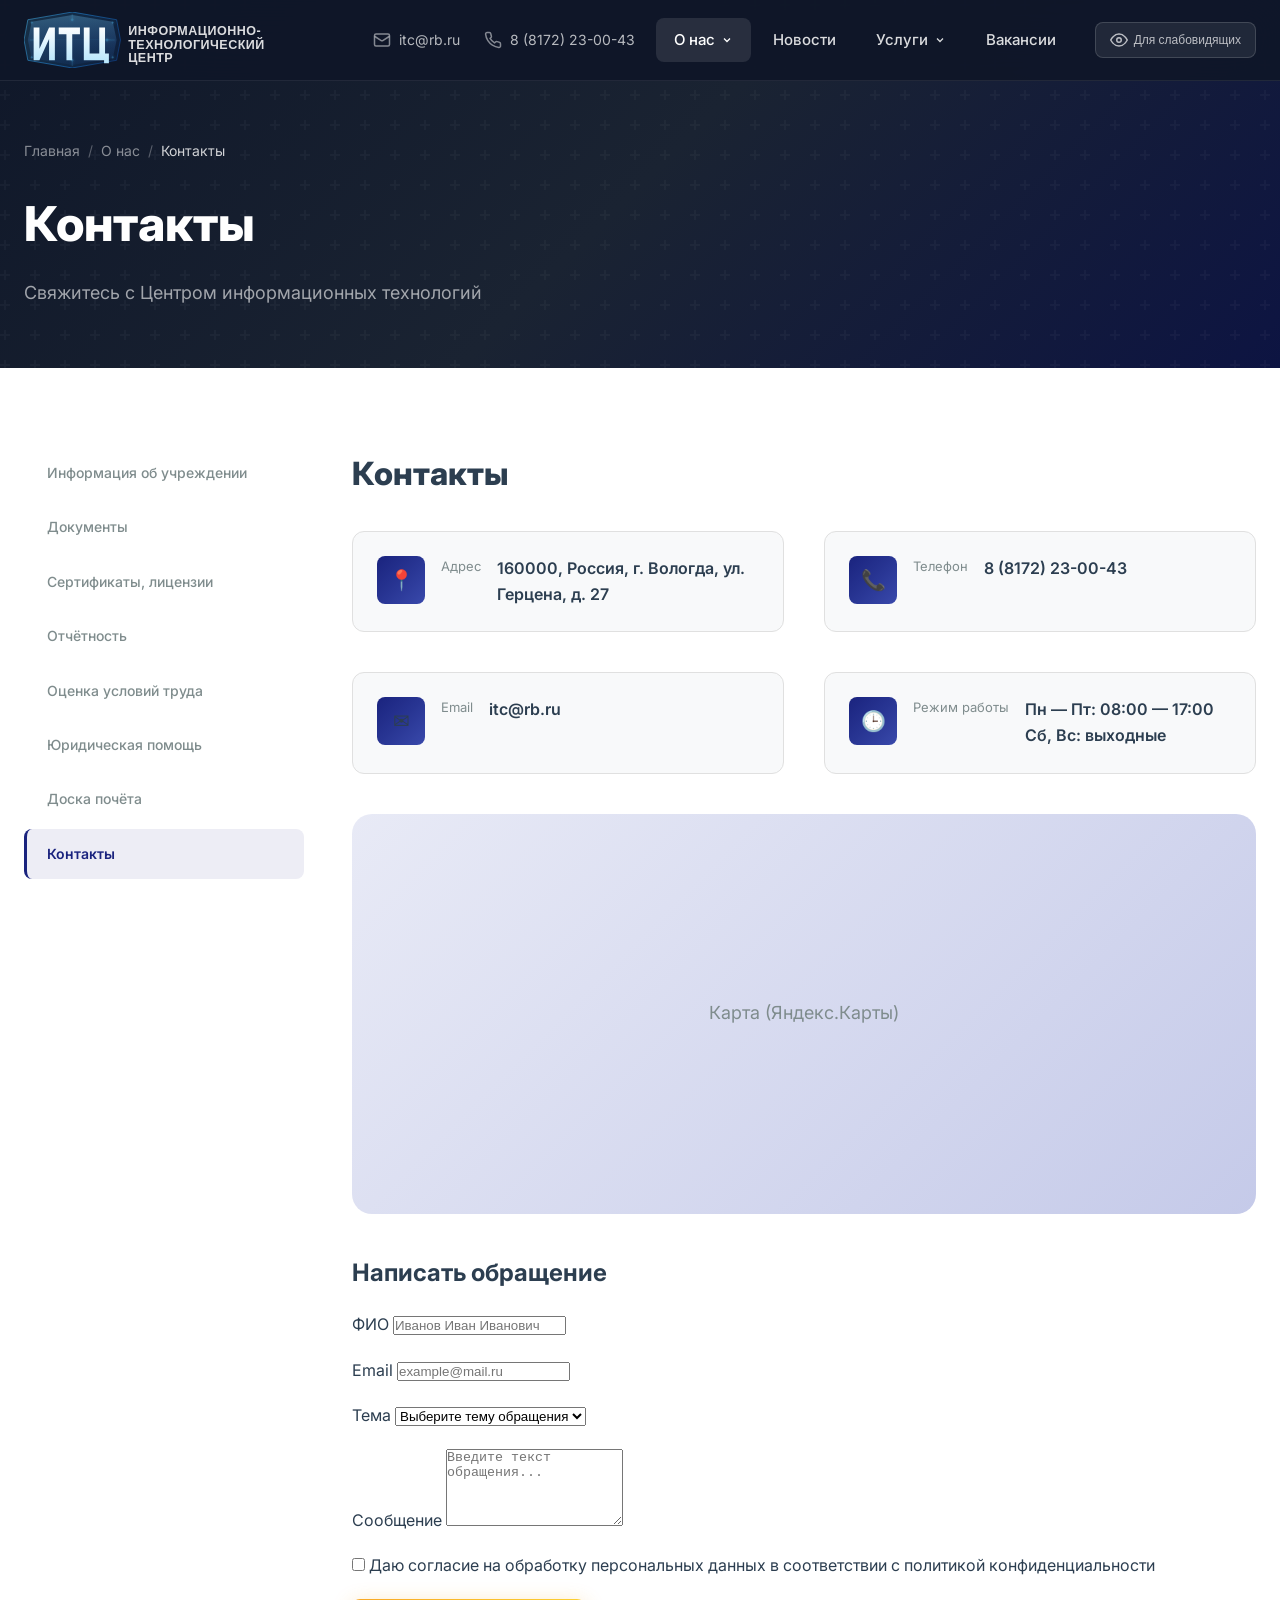
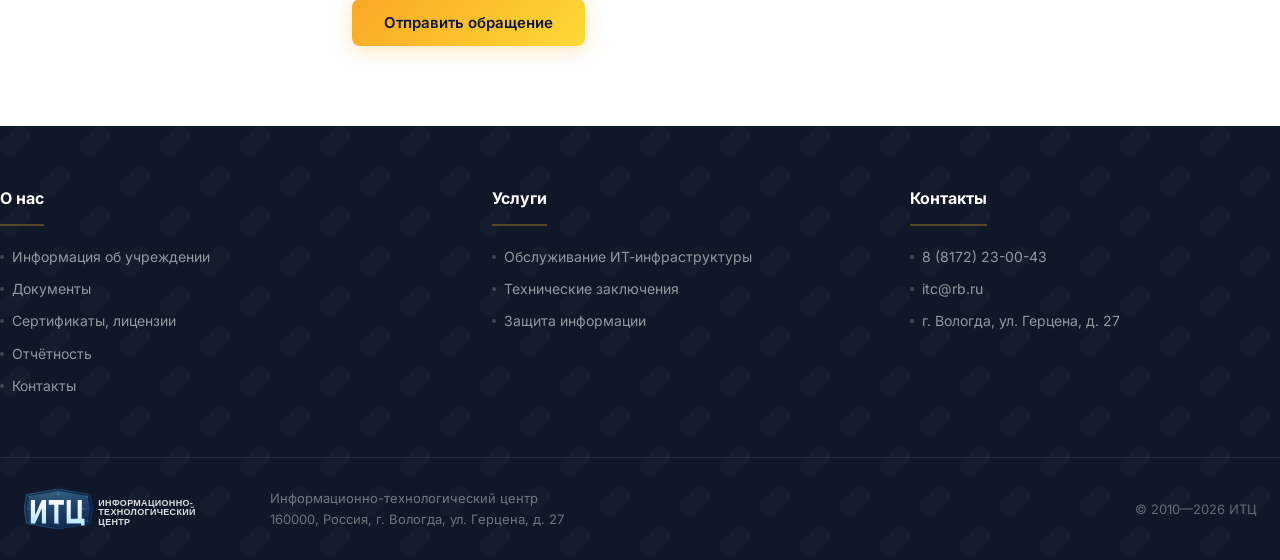
<file: pages/contacts.html>
<!DOCTYPE html>
<html lang="ru">
<head>
  <meta charset="UTF-8">
  <meta name="viewport" content="width=device-width, initial-scale=1.0">
  <title>Контакты — ИТЦ</title>
  <link rel="preconnect" href="https://fonts.googleapis.com">
  <link rel="preconnect" href="https://fonts.gstatic.com" crossorigin>
  <link href="https://fonts.googleapis.com/css2?family=Inter:wght@400;500;600;700;800;900&display=swap" rel="stylesheet">
  <link rel="stylesheet" href="../css/style.css">
  <link rel="stylesheet" href="../css/accessibility.css">
</head>
<body>

<header class="header">
  <div class="container header-inner">
    <a href="../index.html" class="logo">
      <img src="../img/logo-white.svg" alt="ИТЦ" class="logo-svg">
    </a>
    <div class="header-contacts">
      <a href="mailto:itc@rb.ru" class="header-contact-item">
        <svg viewBox="0 0 24 24" fill="none" stroke="currentColor" stroke-width="2"><rect x="2" y="4" width="20" height="16" rx="2"/><path d="m22 7-8.97 5.7a1.94 1.94 0 0 1-2.06 0L2 7"/></svg>
        itc@rb.ru
      </a>
      <a href="tel:+78172230043" class="header-contact-item">
        <svg viewBox="0 0 24 24" fill="none" stroke="currentColor" stroke-width="2"><path d="M22 16.92v3a2 2 0 0 1-2.18 2 19.79 19.79 0 0 1-8.63-3.07 19.5 19.5 0 0 1-6-6 19.79 19.79 0 0 1-3.07-8.67A2 2 0 0 1 4.11 2h3a2 2 0 0 1 2 1.72c.127.96.361 1.903.7 2.81a2 2 0 0 1-.45 2.11L8.09 9.91a16 16 0 0 0 6 6l1.27-1.27a2 2 0 0 1 2.11-.45c.907.339 1.85.573 2.81.7A2 2 0 0 1 22 16.92z"/></svg>
        8 (8172) 23-00-43
      </a>
    </div>
    <nav class="nav">
      <ul class="nav-list">
        <li class="nav-item">
          <span class="nav-link active">О нас <svg viewBox="0 0 24 24" fill="none" stroke="currentColor" stroke-width="2.5"><path d="m6 9 6 6 6-6"/></svg></span>
          <div class="dropdown">
            <a href="about.html">Информация об учреждении</a>
            <a href="documents.html">Документы</a>
            <a href="certificates.html">Сертификаты, лицензии</a>
            <a href="reports.html">Статистическая и бухгалтерская отчётность</a>
            <a href="sout.html">Специальная оценка условий труда</a>
            <a href="legal-help.html">Бесплатная юридическая помощь</a>
            <a href="honor.html">Доска почёта</a>
            <a href="contacts.html">Контакты</a>
          </div>
        </li>
        <li class="nav-item"><a href="news.html" class="nav-link">Новости</a></li>
        <li class="nav-item">
          <span class="nav-link">Услуги <svg viewBox="0 0 24 24" fill="none" stroke="currentColor" stroke-width="2.5"><path d="m6 9 6 6 6-6"/></svg></span>
          <div class="dropdown">
            <a href="it-service.html">Обслуживание ИТ-инфраструктуры</a>
            <a href="expertise.html">Технические заключения</a>
            <a href="security.html">Защита информации</a>
          </div>
        </li>
        <li class="nav-item"><a href="vacancies.html" class="nav-link">Вакансии</a></li>
      </ul>
    </nav>
    <button class="accessibility-btn" id="accessibilityToggle">
      <svg viewBox="0 0 24 24" fill="none" stroke="currentColor" stroke-width="2"><path d="M1 12s4-8 11-8 11 8 11 8-4 8-11 8-11-8-11-8z"/><circle cx="12" cy="12" r="3"/></svg>
      Для слабовидящих
    </button>
    <button class="burger" aria-label="Меню"><span></span><span></span><span></span></button>
  </div>
</header>

<!-- ===== ACCESSIBILITY PANEL ===== -->
<div class="a11y-panel" id="a11yPanel">
  <div class="a11y-panel-inner">
    <div class="a11y-group">
      <span class="a11y-group-label">Шрифт:</span>
      <button class="a11y-btn active" data-a11y-font="normal">А</button>
      <button class="a11y-btn" data-a11y-font="medium">А+</button>
      <button class="a11y-btn" data-a11y-font="large">А++</button>
    </div>
    <div class="a11y-group">
      <span class="a11y-group-label">Цвет:</span>
      <button class="a11y-btn-color a11y-btn-color--normal active" data-a11y-color="normal" title="Обычная">Аа</button>
      <button class="a11y-btn-color a11y-btn-color--bw" data-a11y-color="bw" title="Чёрное на белом">Аа</button>
      <button class="a11y-btn-color a11y-btn-color--wb" data-a11y-color="wb" title="Белое на чёрном">Аа</button>
      <button class="a11y-btn-color a11y-btn-color--bc" data-a11y-color="bc" title="Синее на голубом">Аа</button>
    </div>
    <div class="a11y-group">
      <span class="a11y-group-label">Изображения:</span>
      <button class="a11y-btn active" data-a11y-images="on">Вкл</button>
      <button class="a11y-btn" data-a11y-images="off">Выкл</button>
    </div>
    <div class="a11y-group">
      <span class="a11y-group-label">Интервал:</span>
      <button class="a11y-btn active" data-a11y-spacing="normal">1</button>
      <button class="a11y-btn" data-a11y-spacing="medium">1.5</button>
      <button class="a11y-btn" data-a11y-spacing="large">2</button>
    </div>
    <button class="a11y-btn-reset" id="a11yReset">Сбросить</button>
  </div>
</div>


<section class="page-hero">
  <div class="container">
    <div class="breadcrumbs">
      <a href="../index.html">Главная</a> <span>/</span> <a href="#">О нас</a> <span>/</span> <span class="current">Контакты</span>
    </div>
    <h1 class="page-hero-title">Контакты</h1>
    <p class="page-hero-desc">Свяжитесь с Центром информационных технологий</p>
  </div>
</section>

<section class="page-content">
  <div class="container page-content-grid">
    <aside class="sidebar">
      <nav class="sidebar-nav">
        <a href="about.html" class="sidebar-link">Информация об учреждении</a>
        <a href="documents.html" class="sidebar-link">Документы</a>
        <a href="certificates.html" class="sidebar-link">Сертификаты, лицензии</a>
        <a href="reports.html" class="sidebar-link">Отчётность</a>
        <a href="sout.html" class="sidebar-link">Оценка условий труда</a>
        <a href="legal-help.html" class="sidebar-link">Юридическая помощь</a>
        <a href="honor.html" class="sidebar-link">Доска почёта</a>
        <a href="contacts.html" class="sidebar-link active">Контакты</a>
      </nav>
    </aside>

    <div class="content-area">
      <h1>Контакты</h1>

      <div class="contacts-grid">
        <div class="contact-card">
          <div class="contact-icon">&#x1F4CD;</div>
          <div class="contact-label">Адрес</div>
          <div class="contact-value">160000, Россия, г. Вологда, ул. Герцена, д. 27</div>
        </div>
        <div class="contact-card">
          <div class="contact-icon">&#x1F4DE;</div>
          <div class="contact-label">Телефон</div>
          <div class="contact-value"><a href="tel:+78172230043">8 (8172) 23-00-43</a></div>
        </div>
        <div class="contact-card">
          <div class="contact-icon">&#x2709;</div>
          <div class="contact-label">Email</div>
          <div class="contact-value"><a href="mailto:itc@rb.ru">itc@rb.ru</a></div>
        </div>
        <div class="contact-card">
          <div class="contact-icon">&#x1F552;</div>
          <div class="contact-label">Режим работы</div>
          <div class="contact-value">Пн — Пт: 08:00 — 17:00<br>Сб, Вс: выходные</div>
        </div>
      </div>

      <div class="map-placeholder">
        Карта (Яндекс.Карты)
      </div>

      <h2>Написать обращение</h2>

      <form class="contact-form" action="#" method="post">
        <div class="form-group">
          <label for="contact-name">ФИО</label>
          <input type="text" id="contact-name" name="name" placeholder="Иванов Иван Иванович" required>
        </div>
        <div class="form-group">
          <label for="contact-email">Email</label>
          <input type="email" id="contact-email" name="email" placeholder="example@mail.ru" required>
        </div>
        <div class="form-group">
          <label for="contact-subject">Тема</label>
          <select id="contact-subject" name="subject" required>
            <option value="" disabled selected>Выберите тему обращения</option>
            <option value="general">Общий вопрос</option>
            <option value="services">Вопрос по услугам</option>
            <option value="technical">Техническая поддержка</option>
            <option value="cooperation">Сотрудничество</option>
            <option value="complaint">Жалоба или предложение</option>
          </select>
        </div>
        <div class="form-group">
          <label for="contact-message">Сообщение</label>
          <textarea id="contact-message" name="message" rows="5" placeholder="Введите текст обращения..." required></textarea>
        </div>
        <div class="form-group form-group-checkbox">
          <input type="checkbox" id="contact-consent" name="consent" required>
          <label for="contact-consent">Даю согласие на обработку персональных данных в соответствии с <a href="#">политикой конфиденциальности</a></label>
        </div>
        <button type="submit" class="btn btn-primary">Отправить обращение</button>
      </form>
    </div>
  </div>
</section>

<footer class="footer">
  <div class="container footer-main">
    <div>
      <h3 class="footer-heading">О нас</h3>
      <div class="footer-links">
        <a href="about.html">Информация об учреждении</a>
        <a href="documents.html">Документы</a>
        <a href="certificates.html">Сертификаты, лицензии</a>
        <a href="reports.html">Отчётность</a>
        <a href="contacts.html">Контакты</a>
      </div>
    </div>
    <div>
      <h3 class="footer-heading">Услуги</h3>
      <div class="footer-links">
        <a href="it-service.html">Обслуживание ИТ-инфраструктуры</a>
        <a href="expertise.html">Технические заключения</a>
        <a href="security.html">Защита информации</a>
      </div>
    </div>
    <div>
      <h3 class="footer-heading">Контакты</h3>
      <div class="footer-links">
        <a href="tel:+78172230043">8 (8172) 23-00-43</a>
        <a href="mailto:itc@rb.ru">itc@rb.ru</a>
        <a href="#">г. Вологда, ул. Герцена, д. 27</a>
      </div>
    </div>
  </div>
  <div class="footer-bottom">
    <div class="container footer-bottom-inner">
      <div class="footer-logo">
        <img src="../img/logo-white.svg" alt="ИТЦ" class="footer-logo-svg">
        <div class="footer-info">Информационно-технологический центр<br>160000, Россия, г. Вологда, ул. Герцена, д. 27</div>
      </div>
      <div class="footer-copyright">&copy; 2010&mdash;2026 ИТЦ</div>
    </div>
  </div>
</footer>

<script src="../js/main.js"></script>
<script src="../js/accessibility.js"></script>
</body>
</html>
</file>
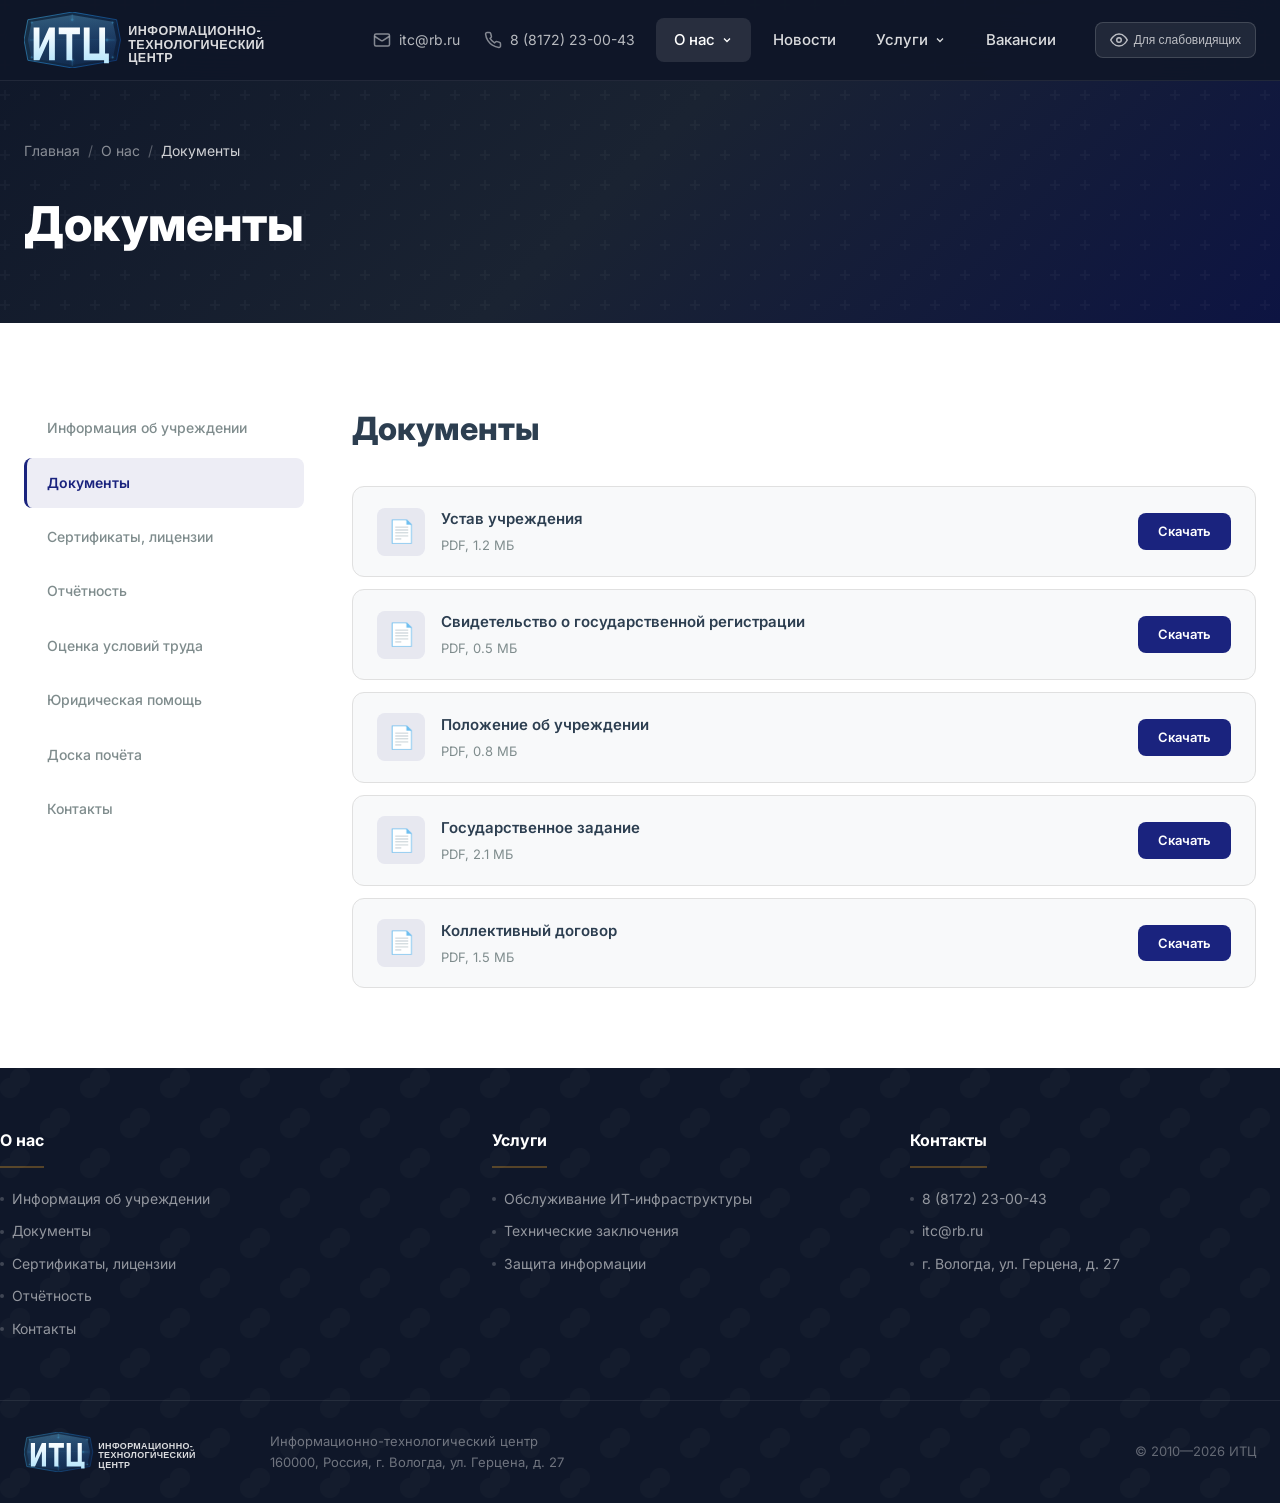
<file: pages/documents.html>
<!DOCTYPE html>
<html lang="ru">
<head>
  <meta charset="UTF-8">
  <meta name="viewport" content="width=device-width, initial-scale=1.0">
  <title>Документы — ИТЦ</title>
  <link rel="preconnect" href="https://fonts.googleapis.com">
  <link rel="preconnect" href="https://fonts.gstatic.com" crossorigin>
  <link href="https://fonts.googleapis.com/css2?family=Inter:wght@400;500;600;700;800;900&display=swap" rel="stylesheet">
  <link rel="stylesheet" href="../css/style.css">
  <link rel="stylesheet" href="../css/accessibility.css">
</head>
<body>

<header class="header">
  <div class="container header-inner">
    <a href="../index.html" class="logo">
      <img src="../img/logo-white.svg" alt="ИТЦ" class="logo-svg">
    </a>
    <div class="header-contacts">
      <a href="mailto:itc@rb.ru" class="header-contact-item">
        <svg viewBox="0 0 24 24" fill="none" stroke="currentColor" stroke-width="2"><rect x="2" y="4" width="20" height="16" rx="2"/><path d="m22 7-8.97 5.7a1.94 1.94 0 0 1-2.06 0L2 7"/></svg>
        itc@rb.ru
      </a>
      <a href="tel:+78172230043" class="header-contact-item">
        <svg viewBox="0 0 24 24" fill="none" stroke="currentColor" stroke-width="2"><path d="M22 16.92v3a2 2 0 0 1-2.18 2 19.79 19.79 0 0 1-8.63-3.07 19.5 19.5 0 0 1-6-6 19.79 19.79 0 0 1-3.07-8.67A2 2 0 0 1 4.11 2h3a2 2 0 0 1 2 1.72c.127.96.361 1.903.7 2.81a2 2 0 0 1-.45 2.11L8.09 9.91a16 16 0 0 0 6 6l1.27-1.27a2 2 0 0 1 2.11-.45c.907.339 1.85.573 2.81.7A2 2 0 0 1 22 16.92z"/></svg>
        8 (8172) 23-00-43
      </a>
    </div>
    <nav class="nav">
      <ul class="nav-list">
        <li class="nav-item">
          <span class="nav-link active">О нас <svg viewBox="0 0 24 24" fill="none" stroke="currentColor" stroke-width="2.5"><path d="m6 9 6 6 6-6"/></svg></span>
          <div class="dropdown">
            <a href="about.html">Информация об учреждении</a>
            <a href="documents.html">Документы</a>
            <a href="certificates.html">Сертификаты, лицензии</a>
            <a href="reports.html">Статистическая и бухгалтерская отчётность</a>
            <a href="sout.html">Специальная оценка условий труда</a>
            <a href="legal-help.html">Бесплатная юридическая помощь</a>
            <a href="honor.html">Доска почёта</a>
            <a href="contacts.html">Контакты</a>
          </div>
        </li>
        <li class="nav-item"><a href="news.html" class="nav-link">Новости</a></li>
        <li class="nav-item">
          <span class="nav-link">Услуги <svg viewBox="0 0 24 24" fill="none" stroke="currentColor" stroke-width="2.5"><path d="m6 9 6 6 6-6"/></svg></span>
          <div class="dropdown">
            <a href="it-service.html">Обслуживание ИТ-инфраструктуры</a>
            <a href="expertise.html">Технические заключения</a>
            <a href="security.html">Защита информации</a>
          </div>
        </li>
        <li class="nav-item"><a href="vacancies.html" class="nav-link">Вакансии</a></li>
      </ul>
    </nav>
    <button class="accessibility-btn" id="accessibilityToggle">
      <svg viewBox="0 0 24 24" fill="none" stroke="currentColor" stroke-width="2"><path d="M1 12s4-8 11-8 11 8 11 8-4 8-11 8-11-8-11-8z"/><circle cx="12" cy="12" r="3"/></svg>
      Для слабовидящих
    </button>
    <button class="burger" aria-label="Меню"><span></span><span></span><span></span></button>
  </div>
</header>

<!-- ===== ACCESSIBILITY PANEL ===== -->
<div class="a11y-panel" id="a11yPanel">
  <div class="a11y-panel-inner">
    <div class="a11y-group">
      <span class="a11y-group-label">Шрифт:</span>
      <button class="a11y-btn active" data-a11y-font="normal">А</button>
      <button class="a11y-btn" data-a11y-font="medium">А+</button>
      <button class="a11y-btn" data-a11y-font="large">А++</button>
    </div>
    <div class="a11y-group">
      <span class="a11y-group-label">Цвет:</span>
      <button class="a11y-btn-color a11y-btn-color--normal active" data-a11y-color="normal" title="Обычная">Аа</button>
      <button class="a11y-btn-color a11y-btn-color--bw" data-a11y-color="bw" title="Чёрное на белом">Аа</button>
      <button class="a11y-btn-color a11y-btn-color--wb" data-a11y-color="wb" title="Белое на чёрном">Аа</button>
      <button class="a11y-btn-color a11y-btn-color--bc" data-a11y-color="bc" title="Синее на голубом">Аа</button>
    </div>
    <div class="a11y-group">
      <span class="a11y-group-label">Изображения:</span>
      <button class="a11y-btn active" data-a11y-images="on">Вкл</button>
      <button class="a11y-btn" data-a11y-images="off">Выкл</button>
    </div>
    <div class="a11y-group">
      <span class="a11y-group-label">Интервал:</span>
      <button class="a11y-btn active" data-a11y-spacing="normal">1</button>
      <button class="a11y-btn" data-a11y-spacing="medium">1.5</button>
      <button class="a11y-btn" data-a11y-spacing="large">2</button>
    </div>
    <button class="a11y-btn-reset" id="a11yReset">Сбросить</button>
  </div>
</div>


<section class="page-hero">
  <div class="container">
    <div class="breadcrumbs">
      <a href="../index.html">Главная</a> <span>/</span> <a href="#">О нас</a> <span>/</span> <span class="current">Документы</span>
    </div>
    <h1 class="page-hero-title">Документы</h1>
  </div>
</section>

<section class="page-content">
  <div class="container page-content-grid">
    <aside class="sidebar">
      <nav class="sidebar-nav">
        <a href="about.html" class="sidebar-link">Информация об учреждении</a>
        <a href="documents.html" class="sidebar-link active">Документы</a>
        <a href="certificates.html" class="sidebar-link">Сертификаты, лицензии</a>
        <a href="reports.html" class="sidebar-link">Отчётность</a>
        <a href="sout.html" class="sidebar-link">Оценка условий труда</a>
        <a href="legal-help.html" class="sidebar-link">Юридическая помощь</a>
        <a href="honor.html" class="sidebar-link">Доска почёта</a>
        <a href="contacts.html" class="sidebar-link">Контакты</a>
      </nav>
    </aside>

    <div class="content-area">
      <h1>Документы</h1>

      <div class="doc-list">
        <div class="doc-item">
          <div class="doc-icon">&#128196;</div>
          <div class="doc-info">
            <div class="doc-title">Устав учреждения</div>
            <div class="doc-meta">PDF, 1.2 МБ</div>
          </div>
          <a href="#" class="doc-download">Скачать</a>
        </div>
        <div class="doc-item">
          <div class="doc-icon">&#128196;</div>
          <div class="doc-info">
            <div class="doc-title">Свидетельство о государственной регистрации</div>
            <div class="doc-meta">PDF, 0.5 МБ</div>
          </div>
          <a href="#" class="doc-download">Скачать</a>
        </div>
        <div class="doc-item">
          <div class="doc-icon">&#128196;</div>
          <div class="doc-info">
            <div class="doc-title">Положение об учреждении</div>
            <div class="doc-meta">PDF, 0.8 МБ</div>
          </div>
          <a href="#" class="doc-download">Скачать</a>
        </div>
        <div class="doc-item">
          <div class="doc-icon">&#128196;</div>
          <div class="doc-info">
            <div class="doc-title">Государственное задание</div>
            <div class="doc-meta">PDF, 2.1 МБ</div>
          </div>
          <a href="#" class="doc-download">Скачать</a>
        </div>
        <div class="doc-item">
          <div class="doc-icon">&#128196;</div>
          <div class="doc-info">
            <div class="doc-title">Коллективный договор</div>
            <div class="doc-meta">PDF, 1.5 МБ</div>
          </div>
          <a href="#" class="doc-download">Скачать</a>
        </div>
      </div>
    </div>
  </div>
</section>

<footer class="footer">
  <div class="container footer-main">
    <div>
      <h3 class="footer-heading">О нас</h3>
      <div class="footer-links">
        <a href="about.html">Информация об учреждении</a>
        <a href="documents.html">Документы</a>
        <a href="certificates.html">Сертификаты, лицензии</a>
        <a href="reports.html">Отчётность</a>
        <a href="contacts.html">Контакты</a>
      </div>
    </div>
    <div>
      <h3 class="footer-heading">Услуги</h3>
      <div class="footer-links">
        <a href="it-service.html">Обслуживание ИТ-инфраструктуры</a>
        <a href="expertise.html">Технические заключения</a>
        <a href="security.html">Защита информации</a>
      </div>
    </div>
    <div>
      <h3 class="footer-heading">Контакты</h3>
      <div class="footer-links">
        <a href="tel:+78172230043">8 (8172) 23-00-43</a>
        <a href="mailto:itc@rb.ru">itc@rb.ru</a>
        <a href="#">г. Вологда, ул. Герцена, д. 27</a>
      </div>
    </div>
  </div>
  <div class="footer-bottom">
    <div class="container footer-bottom-inner">
      <div class="footer-logo">
        <img src="../img/logo-white.svg" alt="ИТЦ" class="footer-logo-svg">
        <div class="footer-info">Информационно-технологический центр<br>160000, Россия, г. Вологда, ул. Герцена, д. 27</div>
      </div>
      <div class="footer-copyright">&copy; 2010&mdash;2026 ИТЦ</div>
    </div>
  </div>
</footer>

<script src="../js/main.js"></script>
<script src="../js/accessibility.js"></script>
</body>
</html>
</file>
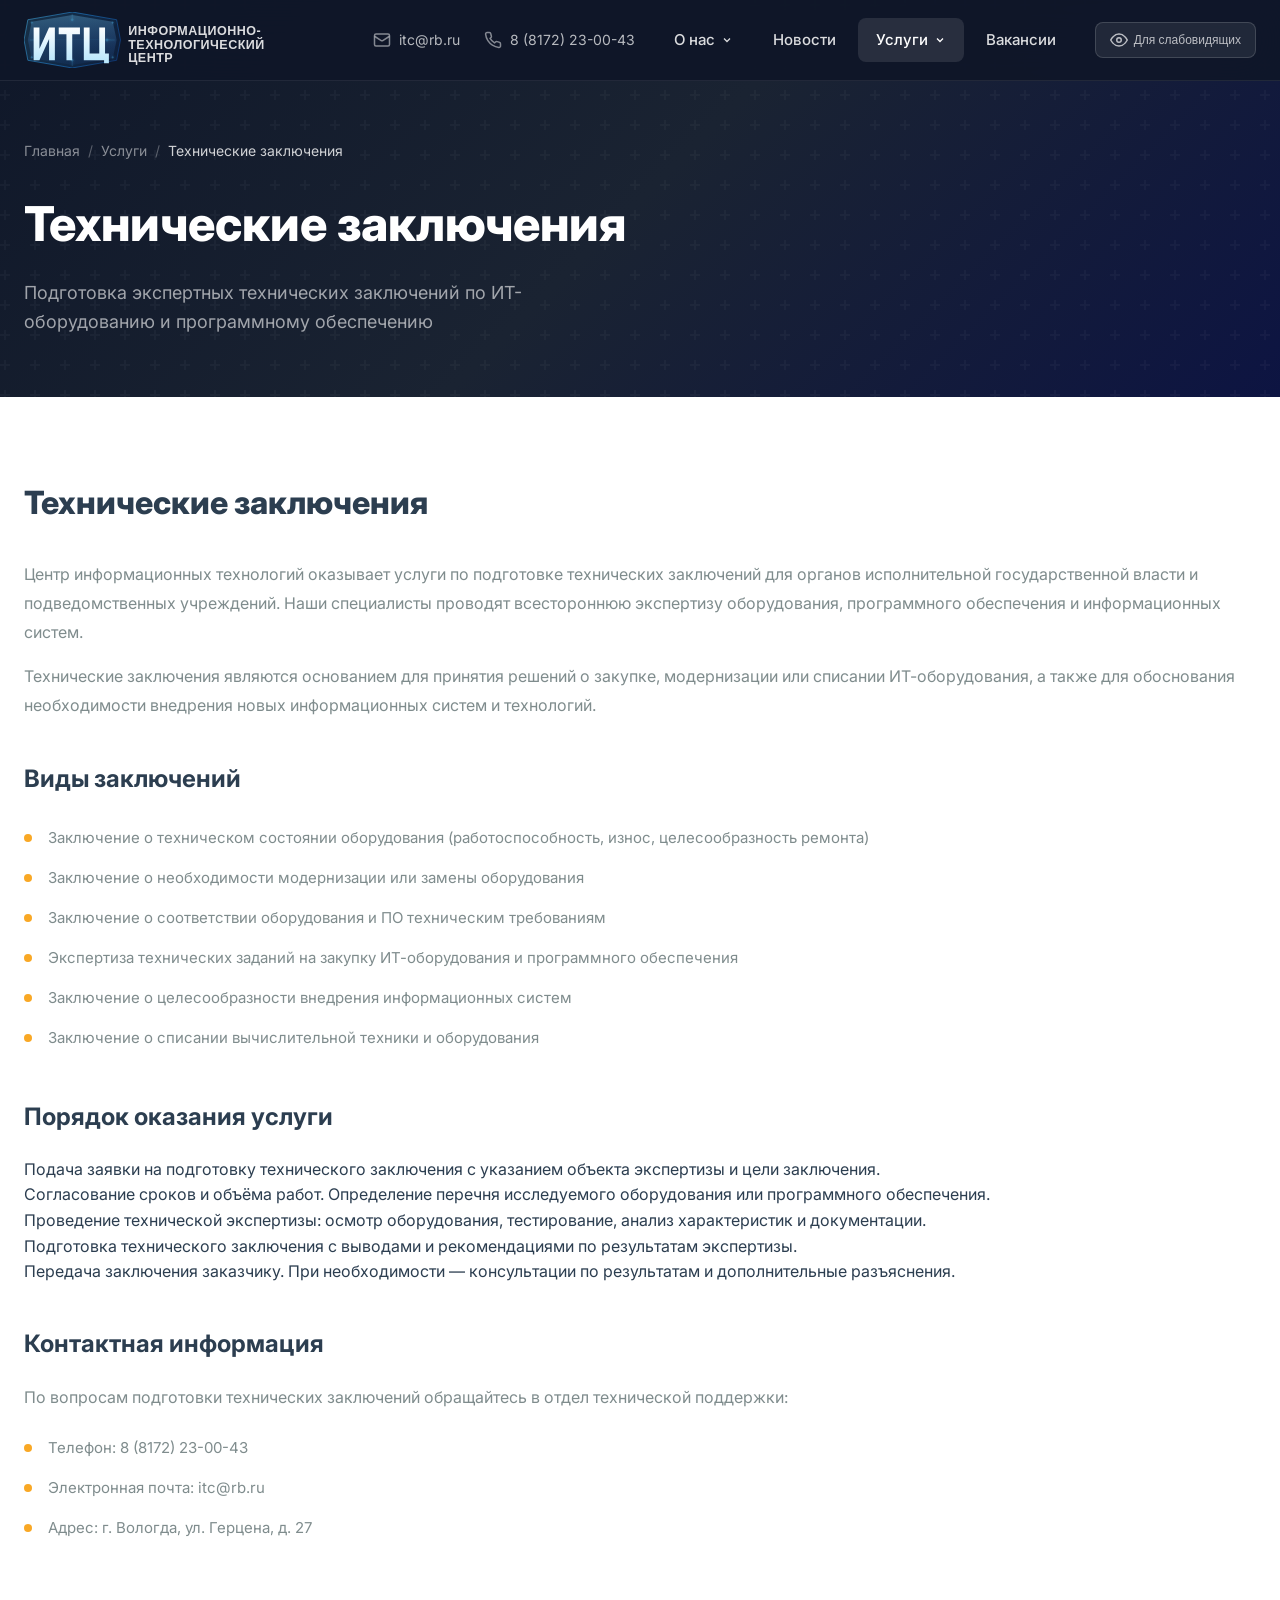
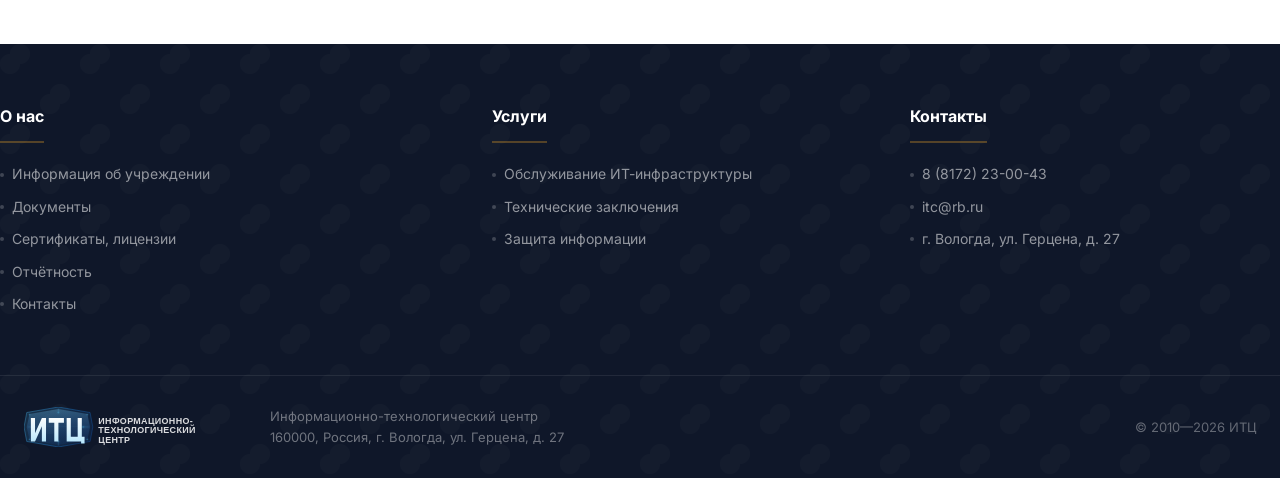
<file: pages/expertise.html>
<!DOCTYPE html>
<html lang="ru">
<head>
  <meta charset="UTF-8">
  <meta name="viewport" content="width=device-width, initial-scale=1.0">
  <title>Технические заключения — ИТЦ</title>
  <link rel="preconnect" href="https://fonts.googleapis.com">
  <link rel="preconnect" href="https://fonts.gstatic.com" crossorigin>
  <link href="https://fonts.googleapis.com/css2?family=Inter:wght@400;500;600;700;800;900&display=swap" rel="stylesheet">
  <link rel="stylesheet" href="../css/style.css">
  <link rel="stylesheet" href="../css/accessibility.css">
</head>
<body>

<header class="header">
  <div class="container header-inner">
    <a href="../index.html" class="logo">
      <img src="../img/logo-white.svg" alt="ИТЦ" class="logo-svg">
    </a>
    <div class="header-contacts">
      <a href="mailto:itc@rb.ru" class="header-contact-item">
        <svg viewBox="0 0 24 24" fill="none" stroke="currentColor" stroke-width="2"><rect x="2" y="4" width="20" height="16" rx="2"/><path d="m22 7-8.97 5.7a1.94 1.94 0 0 1-2.06 0L2 7"/></svg>
        itc@rb.ru
      </a>
      <a href="tel:+78172230043" class="header-contact-item">
        <svg viewBox="0 0 24 24" fill="none" stroke="currentColor" stroke-width="2"><path d="M22 16.92v3a2 2 0 0 1-2.18 2 19.79 19.79 0 0 1-8.63-3.07 19.5 19.5 0 0 1-6-6 19.79 19.79 0 0 1-3.07-8.67A2 2 0 0 1 4.11 2h3a2 2 0 0 1 2 1.72c.127.96.361 1.903.7 2.81a2 2 0 0 1-.45 2.11L8.09 9.91a16 16 0 0 0 6 6l1.27-1.27a2 2 0 0 1 2.11-.45c.907.339 1.85.573 2.81.7A2 2 0 0 1 22 16.92z"/></svg>
        8 (8172) 23-00-43
      </a>
    </div>
    <nav class="nav">
      <ul class="nav-list">
        <li class="nav-item">
          <span class="nav-link">О нас <svg viewBox="0 0 24 24" fill="none" stroke="currentColor" stroke-width="2.5"><path d="m6 9 6 6 6-6"/></svg></span>
          <div class="dropdown">
            <a href="about.html">Информация об учреждении</a>
            <a href="documents.html">Документы</a>
            <a href="certificates.html">Сертификаты, лицензии</a>
            <a href="reports.html">Статистическая и бухгалтерская отчётность</a>
            <a href="sout.html">Специальная оценка условий труда</a>
            <a href="legal-help.html">Бесплатная юридическая помощь</a>
            <a href="honor.html">Доска почёта</a>
            <a href="contacts.html">Контакты</a>
          </div>
        </li>
        <li class="nav-item"><a href="news.html" class="nav-link">Новости</a></li>
        <li class="nav-item">
          <span class="nav-link active">Услуги <svg viewBox="0 0 24 24" fill="none" stroke="currentColor" stroke-width="2.5"><path d="m6 9 6 6 6-6"/></svg></span>
          <div class="dropdown">
            <a href="it-service.html">Обслуживание ИТ-инфраструктуры</a>
            <a href="expertise.html">Технические заключения</a>
            <a href="security.html">Защита информации</a>
          </div>
        </li>
        <li class="nav-item"><a href="vacancies.html" class="nav-link">Вакансии</a></li>
      </ul>
    </nav>
    <button class="accessibility-btn" id="accessibilityToggle">
      <svg viewBox="0 0 24 24" fill="none" stroke="currentColor" stroke-width="2"><path d="M1 12s4-8 11-8 11 8 11 8-4 8-11 8-11-8-11-8z"/><circle cx="12" cy="12" r="3"/></svg>
      Для слабовидящих
    </button>
    <button class="burger" aria-label="Меню"><span></span><span></span><span></span></button>
  </div>
</header>

<!-- ===== ACCESSIBILITY PANEL ===== -->
<div class="a11y-panel" id="a11yPanel">
  <div class="a11y-panel-inner">
    <div class="a11y-group">
      <span class="a11y-group-label">Шрифт:</span>
      <button class="a11y-btn active" data-a11y-font="normal">А</button>
      <button class="a11y-btn" data-a11y-font="medium">А+</button>
      <button class="a11y-btn" data-a11y-font="large">А++</button>
    </div>
    <div class="a11y-group">
      <span class="a11y-group-label">Цвет:</span>
      <button class="a11y-btn-color a11y-btn-color--normal active" data-a11y-color="normal" title="Обычная">Аа</button>
      <button class="a11y-btn-color a11y-btn-color--bw" data-a11y-color="bw" title="Чёрное на белом">Аа</button>
      <button class="a11y-btn-color a11y-btn-color--wb" data-a11y-color="wb" title="Белое на чёрном">Аа</button>
      <button class="a11y-btn-color a11y-btn-color--bc" data-a11y-color="bc" title="Синее на голубом">Аа</button>
    </div>
    <div class="a11y-group">
      <span class="a11y-group-label">Изображения:</span>
      <button class="a11y-btn active" data-a11y-images="on">Вкл</button>
      <button class="a11y-btn" data-a11y-images="off">Выкл</button>
    </div>
    <div class="a11y-group">
      <span class="a11y-group-label">Интервал:</span>
      <button class="a11y-btn active" data-a11y-spacing="normal">1</button>
      <button class="a11y-btn" data-a11y-spacing="medium">1.5</button>
      <button class="a11y-btn" data-a11y-spacing="large">2</button>
    </div>
    <button class="a11y-btn-reset" id="a11yReset">Сбросить</button>
  </div>
</div>


<section class="page-hero">
  <div class="container">
    <div class="breadcrumbs">
      <a href="../index.html">Главная</a> <span>/</span> <a href="#">Услуги</a> <span>/</span> <span class="current">Технические заключения</span>
    </div>
    <h1 class="page-hero-title">Технические заключения</h1>
    <p class="page-hero-desc">Подготовка экспертных технических заключений по ИТ-оборудованию и программному обеспечению</p>
  </div>
</section>

<section class="page-content">
  <div class="container">
    <div class="content-area">
      <h1>Технические заключения</h1>

      <p>Центр информационных технологий оказывает услуги по подготовке технических заключений для органов исполнительной государственной власти и подведомственных учреждений. Наши специалисты проводят всестороннюю экспертизу оборудования, программного обеспечения и информационных систем.</p>

      <p>Технические заключения являются основанием для принятия решений о закупке, модернизации или списании ИТ-оборудования, а также для обоснования необходимости внедрения новых информационных систем и технологий.</p>

      <h2>Виды заключений</h2>
      <ul>
        <li>Заключение о техническом состоянии оборудования (работоспособность, износ, целесообразность ремонта)</li>
        <li>Заключение о необходимости модернизации или замены оборудования</li>
        <li>Заключение о соответствии оборудования и ПО техническим требованиям</li>
        <li>Экспертиза технических заданий на закупку ИТ-оборудования и программного обеспечения</li>
        <li>Заключение о целесообразности внедрения информационных систем</li>
        <li>Заключение о списании вычислительной техники и оборудования</li>
      </ul>

      <h2>Порядок оказания услуги</h2>
      <ol>
        <li>Подача заявки на подготовку технического заключения с указанием объекта экспертизы и цели заключения.</li>
        <li>Согласование сроков и объёма работ. Определение перечня исследуемого оборудования или программного обеспечения.</li>
        <li>Проведение технической экспертизы: осмотр оборудования, тестирование, анализ характеристик и документации.</li>
        <li>Подготовка технического заключения с выводами и рекомендациями по результатам экспертизы.</li>
        <li>Передача заключения заказчику. При необходимости — консультации по результатам и дополнительные разъяснения.</li>
      </ol>

      <h2>Контактная информация</h2>
      <p>По вопросам подготовки технических заключений обращайтесь в отдел технической поддержки:</p>
      <ul>
        <li>Телефон: <a href="tel:+78172230043">8 (8172) 23-00-43</a></li>
        <li>Электронная почта: <a href="mailto:itc@rb.ru">itc@rb.ru</a></li>
        <li>Адрес: г. Вологда, ул. Герцена, д. 27</li>
      </ul>
    </div>
  </div>
</section>

<footer class="footer">
  <div class="container footer-main">
    <div>
      <h3 class="footer-heading">О нас</h3>
      <div class="footer-links">
        <a href="about.html">Информация об учреждении</a>
        <a href="documents.html">Документы</a>
        <a href="certificates.html">Сертификаты, лицензии</a>
        <a href="reports.html">Отчётность</a>
        <a href="contacts.html">Контакты</a>
      </div>
    </div>
    <div>
      <h3 class="footer-heading">Услуги</h3>
      <div class="footer-links">
        <a href="it-service.html">Обслуживание ИТ-инфраструктуры</a>
        <a href="expertise.html">Технические заключения</a>
        <a href="security.html">Защита информации</a>
      </div>
    </div>
    <div>
      <h3 class="footer-heading">Контакты</h3>
      <div class="footer-links">
        <a href="tel:+78172230043">8 (8172) 23-00-43</a>
        <a href="mailto:itc@rb.ru">itc@rb.ru</a>
        <a href="#">г. Вологда, ул. Герцена, д. 27</a>
      </div>
    </div>
  </div>
  <div class="footer-bottom">
    <div class="container footer-bottom-inner">
      <div class="footer-logo">
        <img src="../img/logo-white.svg" alt="ИТЦ" class="footer-logo-svg">
        <div class="footer-info">Информационно-технологический центр<br>160000, Россия, г. Вологда, ул. Герцена, д. 27</div>
      </div>
      <div class="footer-copyright">&copy; 2010&mdash;2026 ИТЦ</div>
    </div>
  </div>
</footer>

<script src="../js/main.js"></script>
<script src="../js/accessibility.js"></script>
</body>
</html>
</file>
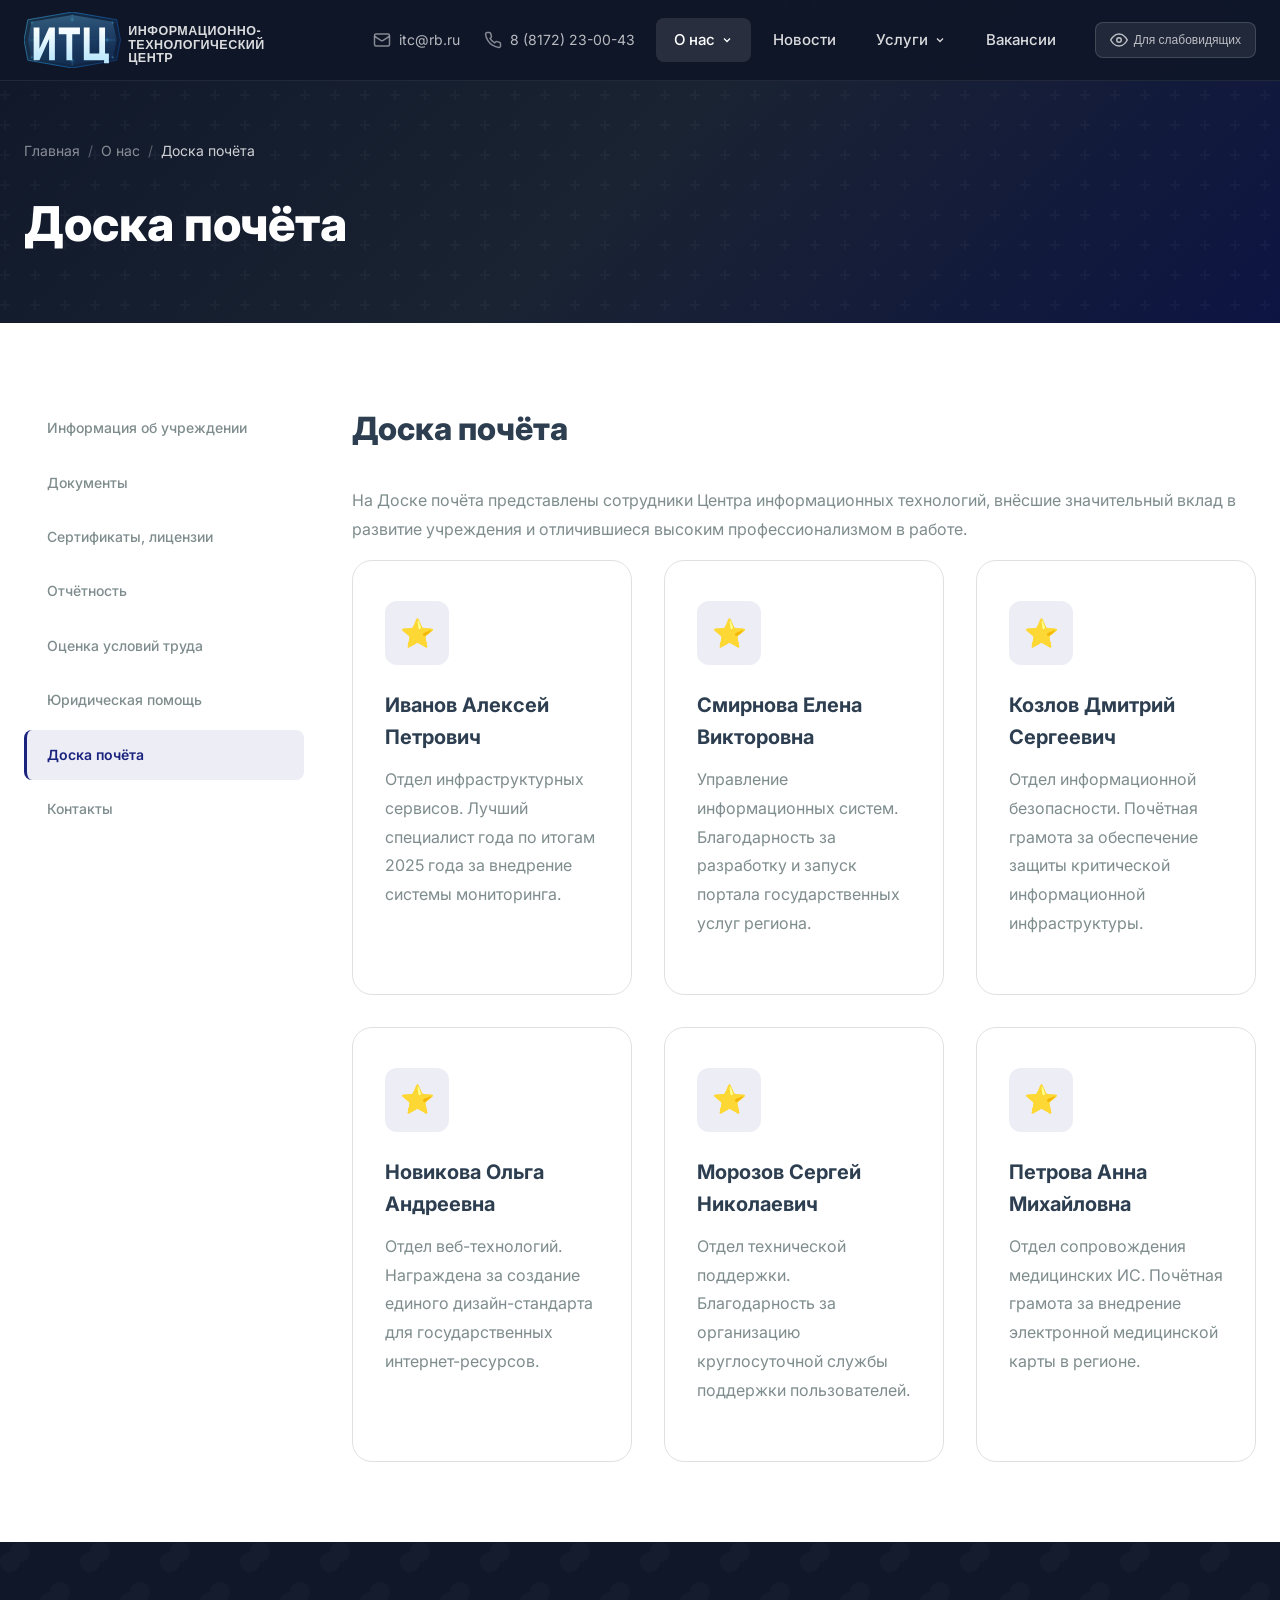
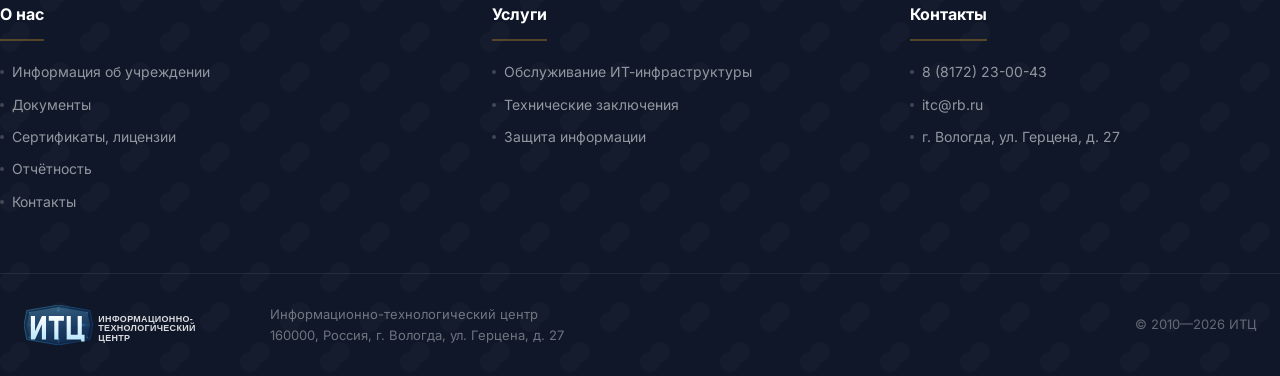
<file: pages/honor.html>
<!DOCTYPE html>
<html lang="ru">
<head>
  <meta charset="UTF-8">
  <meta name="viewport" content="width=device-width, initial-scale=1.0">
  <title>Доска почёта — ИТЦ</title>
  <link rel="preconnect" href="https://fonts.googleapis.com">
  <link rel="preconnect" href="https://fonts.gstatic.com" crossorigin>
  <link href="https://fonts.googleapis.com/css2?family=Inter:wght@400;500;600;700;800;900&display=swap" rel="stylesheet">
  <link rel="stylesheet" href="../css/style.css">
  <link rel="stylesheet" href="../css/accessibility.css">
</head>
<body>

<header class="header">
  <div class="container header-inner">
    <a href="../index.html" class="logo">
      <img src="../img/logo-white.svg" alt="ИТЦ" class="logo-svg">
    </a>
    <div class="header-contacts">
      <a href="mailto:itc@rb.ru" class="header-contact-item">
        <svg viewBox="0 0 24 24" fill="none" stroke="currentColor" stroke-width="2"><rect x="2" y="4" width="20" height="16" rx="2"/><path d="m22 7-8.97 5.7a1.94 1.94 0 0 1-2.06 0L2 7"/></svg>
        itc@rb.ru
      </a>
      <a href="tel:+78172230043" class="header-contact-item">
        <svg viewBox="0 0 24 24" fill="none" stroke="currentColor" stroke-width="2"><path d="M22 16.92v3a2 2 0 0 1-2.18 2 19.79 19.79 0 0 1-8.63-3.07 19.5 19.5 0 0 1-6-6 19.79 19.79 0 0 1-3.07-8.67A2 2 0 0 1 4.11 2h3a2 2 0 0 1 2 1.72c.127.96.361 1.903.7 2.81a2 2 0 0 1-.45 2.11L8.09 9.91a16 16 0 0 0 6 6l1.27-1.27a2 2 0 0 1 2.11-.45c.907.339 1.85.573 2.81.7A2 2 0 0 1 22 16.92z"/></svg>
        8 (8172) 23-00-43
      </a>
    </div>
    <nav class="nav">
      <ul class="nav-list">
        <li class="nav-item">
          <span class="nav-link active">О нас <svg viewBox="0 0 24 24" fill="none" stroke="currentColor" stroke-width="2.5"><path d="m6 9 6 6 6-6"/></svg></span>
          <div class="dropdown">
            <a href="about.html">Информация об учреждении</a>
            <a href="documents.html">Документы</a>
            <a href="certificates.html">Сертификаты, лицензии</a>
            <a href="reports.html">Статистическая и бухгалтерская отчётность</a>
            <a href="sout.html">Специальная оценка условий труда</a>
            <a href="legal-help.html">Бесплатная юридическая помощь</a>
            <a href="honor.html">Доска почёта</a>
            <a href="contacts.html">Контакты</a>
          </div>
        </li>
        <li class="nav-item"><a href="news.html" class="nav-link">Новости</a></li>
        <li class="nav-item">
          <span class="nav-link">Услуги <svg viewBox="0 0 24 24" fill="none" stroke="currentColor" stroke-width="2.5"><path d="m6 9 6 6 6-6"/></svg></span>
          <div class="dropdown">
            <a href="it-service.html">Обслуживание ИТ-инфраструктуры</a>
            <a href="expertise.html">Технические заключения</a>
            <a href="security.html">Защита информации</a>
          </div>
        </li>
        <li class="nav-item"><a href="vacancies.html" class="nav-link">Вакансии</a></li>
      </ul>
    </nav>
    <button class="accessibility-btn" id="accessibilityToggle">
      <svg viewBox="0 0 24 24" fill="none" stroke="currentColor" stroke-width="2"><path d="M1 12s4-8 11-8 11 8 11 8-4 8-11 8-11-8-11-8z"/><circle cx="12" cy="12" r="3"/></svg>
      Для слабовидящих
    </button>
    <button class="burger" aria-label="Меню"><span></span><span></span><span></span></button>
  </div>
</header>

<!-- ===== ACCESSIBILITY PANEL ===== -->
<div class="a11y-panel" id="a11yPanel">
  <div class="a11y-panel-inner">
    <div class="a11y-group">
      <span class="a11y-group-label">Шрифт:</span>
      <button class="a11y-btn active" data-a11y-font="normal">А</button>
      <button class="a11y-btn" data-a11y-font="medium">А+</button>
      <button class="a11y-btn" data-a11y-font="large">А++</button>
    </div>
    <div class="a11y-group">
      <span class="a11y-group-label">Цвет:</span>
      <button class="a11y-btn-color a11y-btn-color--normal active" data-a11y-color="normal" title="Обычная">Аа</button>
      <button class="a11y-btn-color a11y-btn-color--bw" data-a11y-color="bw" title="Чёрное на белом">Аа</button>
      <button class="a11y-btn-color a11y-btn-color--wb" data-a11y-color="wb" title="Белое на чёрном">Аа</button>
      <button class="a11y-btn-color a11y-btn-color--bc" data-a11y-color="bc" title="Синее на голубом">Аа</button>
    </div>
    <div class="a11y-group">
      <span class="a11y-group-label">Изображения:</span>
      <button class="a11y-btn active" data-a11y-images="on">Вкл</button>
      <button class="a11y-btn" data-a11y-images="off">Выкл</button>
    </div>
    <div class="a11y-group">
      <span class="a11y-group-label">Интервал:</span>
      <button class="a11y-btn active" data-a11y-spacing="normal">1</button>
      <button class="a11y-btn" data-a11y-spacing="medium">1.5</button>
      <button class="a11y-btn" data-a11y-spacing="large">2</button>
    </div>
    <button class="a11y-btn-reset" id="a11yReset">Сбросить</button>
  </div>
</div>


<section class="page-hero">
  <div class="container">
    <div class="breadcrumbs">
      <a href="../index.html">Главная</a> <span>/</span> <a href="#">О нас</a> <span>/</span> <span class="current">Доска почёта</span>
    </div>
    <h1 class="page-hero-title">Доска почёта</h1>
  </div>
</section>

<section class="page-content">
  <div class="container page-content-grid">
    <aside class="sidebar">
      <nav class="sidebar-nav">
        <a href="about.html" class="sidebar-link">Информация об учреждении</a>
        <a href="documents.html" class="sidebar-link">Документы</a>
        <a href="certificates.html" class="sidebar-link">Сертификаты, лицензии</a>
        <a href="reports.html" class="sidebar-link">Отчётность</a>
        <a href="sout.html" class="sidebar-link">Оценка условий труда</a>
        <a href="legal-help.html" class="sidebar-link">Юридическая помощь</a>
        <a href="honor.html" class="sidebar-link active">Доска почёта</a>
        <a href="contacts.html" class="sidebar-link">Контакты</a>
      </nav>
    </aside>

    <div class="content-area">
      <h1>Доска почёта</h1>

      <p>На Доске почёта представлены сотрудники Центра информационных технологий, внёсшие значительный вклад в развитие учреждения и отличившиеся высоким профессионализмом в работе.</p>

      <div class="services-grid">
        <div class="service-card">
          <div class="service-icon">&#11088;</div>
          <h3 class="service-card-title">Иванов Алексей Петрович</h3>
          <p class="service-card-desc">Отдел инфраструктурных сервисов. Лучший специалист года по итогам 2025 года за внедрение системы мониторинга.</p>
        </div>
        <div class="service-card">
          <div class="service-icon">&#11088;</div>
          <h3 class="service-card-title">Смирнова Елена Викторовна</h3>
          <p class="service-card-desc">Управление информационных систем. Благодарность за разработку и запуск портала государственных услуг региона.</p>
        </div>
        <div class="service-card">
          <div class="service-icon">&#11088;</div>
          <h3 class="service-card-title">Козлов Дмитрий Сергеевич</h3>
          <p class="service-card-desc">Отдел информационной безопасности. Почётная грамота за обеспечение защиты критической информационной инфраструктуры.</p>
        </div>
        <div class="service-card">
          <div class="service-icon">&#11088;</div>
          <h3 class="service-card-title">Новикова Ольга Андреевна</h3>
          <p class="service-card-desc">Отдел веб-технологий. Награждена за создание единого дизайн-стандарта для государственных интернет-ресурсов.</p>
        </div>
        <div class="service-card">
          <div class="service-icon">&#11088;</div>
          <h3 class="service-card-title">Морозов Сергей Николаевич</h3>
          <p class="service-card-desc">Отдел технической поддержки. Благодарность за организацию круглосуточной службы поддержки пользователей.</p>
        </div>
        <div class="service-card">
          <div class="service-icon">&#11088;</div>
          <h3 class="service-card-title">Петрова Анна Михайловна</h3>
          <p class="service-card-desc">Отдел сопровождения медицинских ИС. Почётная грамота за внедрение электронной медицинской карты в регионе.</p>
        </div>
      </div>
    </div>
  </div>
</section>

<footer class="footer">
  <div class="container footer-main">
    <div>
      <h3 class="footer-heading">О нас</h3>
      <div class="footer-links">
        <a href="about.html">Информация об учреждении</a>
        <a href="documents.html">Документы</a>
        <a href="certificates.html">Сертификаты, лицензии</a>
        <a href="reports.html">Отчётность</a>
        <a href="contacts.html">Контакты</a>
      </div>
    </div>
    <div>
      <h3 class="footer-heading">Услуги</h3>
      <div class="footer-links">
        <a href="it-service.html">Обслуживание ИТ-инфраструктуры</a>
        <a href="expertise.html">Технические заключения</a>
        <a href="security.html">Защита информации</a>
      </div>
    </div>
    <div>
      <h3 class="footer-heading">Контакты</h3>
      <div class="footer-links">
        <a href="tel:+78172230043">8 (8172) 23-00-43</a>
        <a href="mailto:itc@rb.ru">itc@rb.ru</a>
        <a href="#">г. Вологда, ул. Герцена, д. 27</a>
      </div>
    </div>
  </div>
  <div class="footer-bottom">
    <div class="container footer-bottom-inner">
      <div class="footer-logo">
        <img src="../img/logo-white.svg" alt="ИТЦ" class="footer-logo-svg">
        <div class="footer-info">Информационно-технологический центр<br>160000, Россия, г. Вологда, ул. Герцена, д. 27</div>
      </div>
      <div class="footer-copyright">&copy; 2010&mdash;2026 ИТЦ</div>
    </div>
  </div>
</footer>

<script src="../js/main.js"></script>
<script src="../js/accessibility.js"></script>
</body>
</html>
</file>
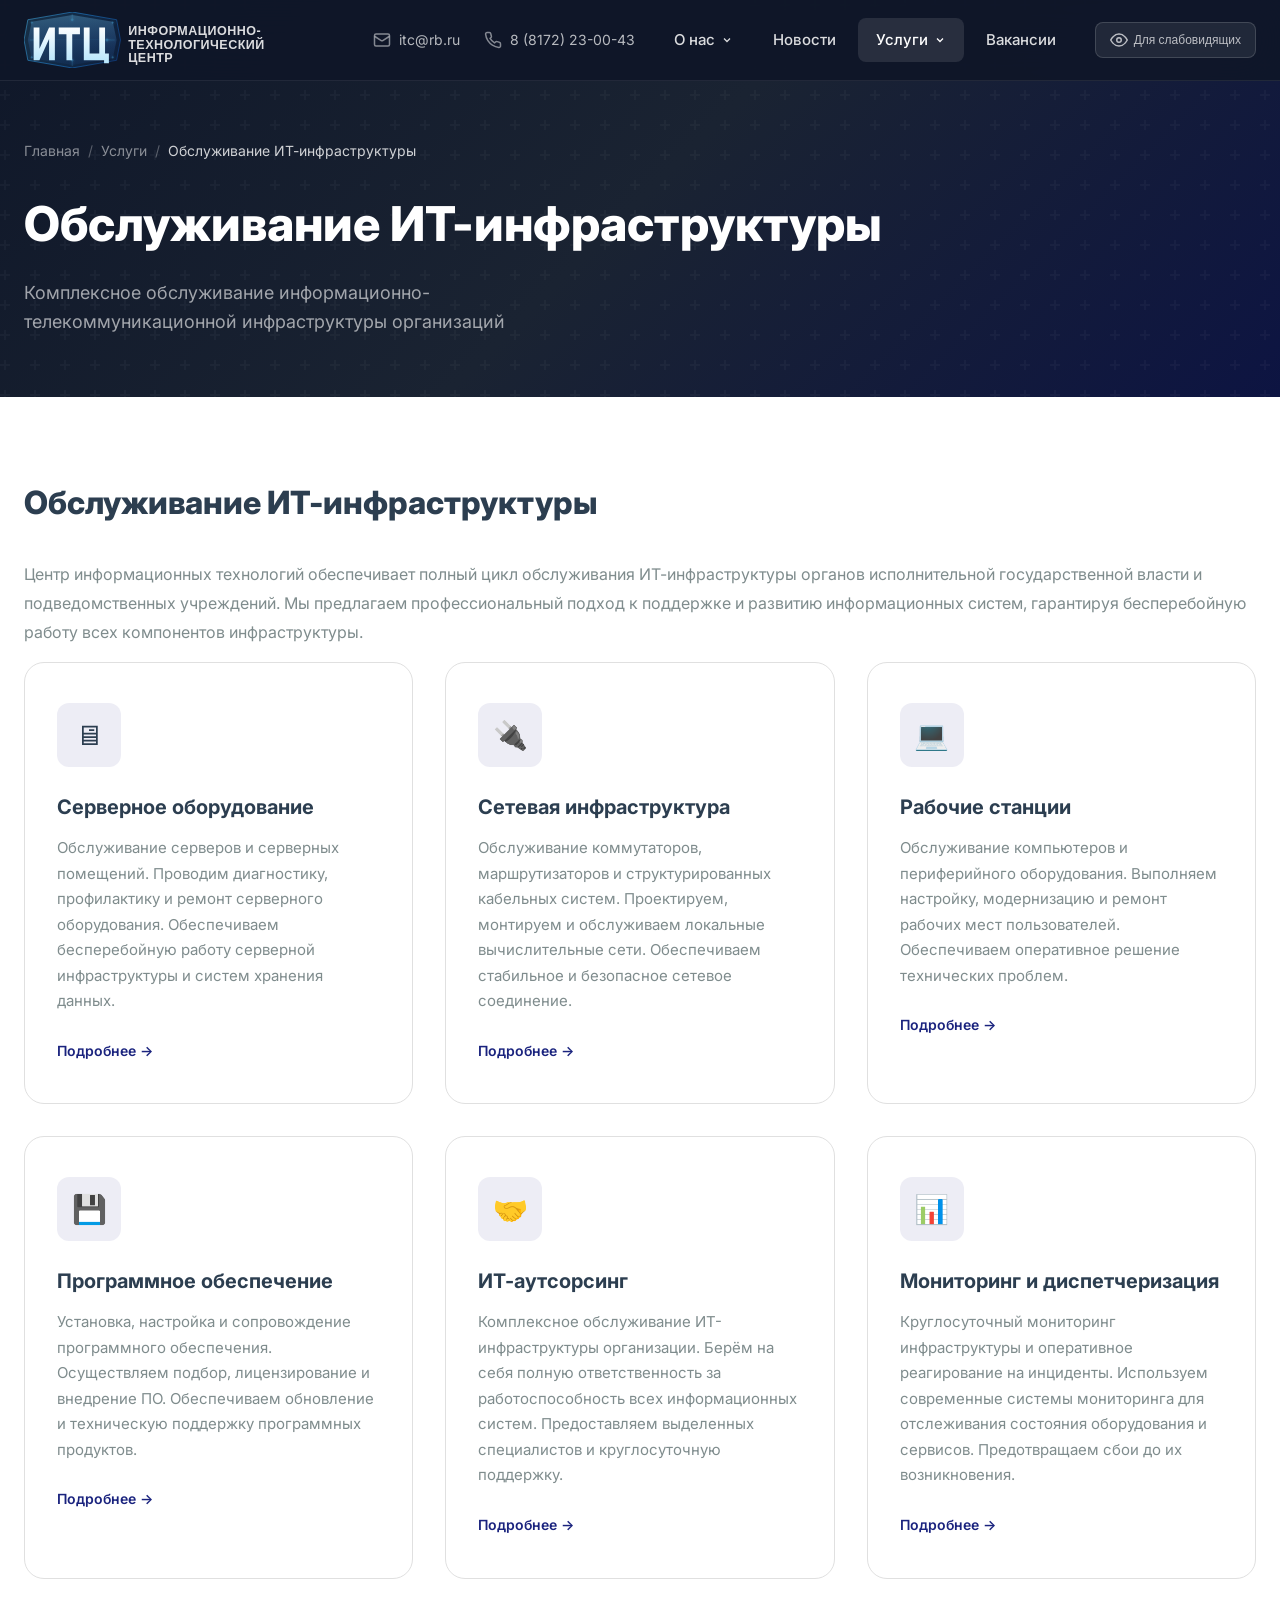
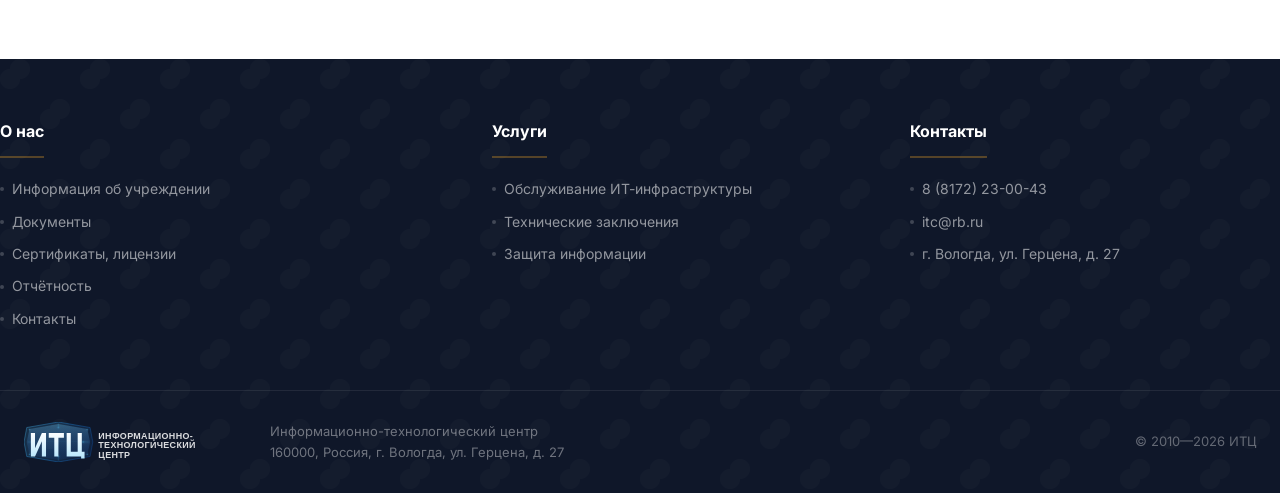
<file: pages/it-service.html>
<!DOCTYPE html>
<html lang="ru">
<head>
  <meta charset="UTF-8">
  <meta name="viewport" content="width=device-width, initial-scale=1.0">
  <title>Обслуживание ИТ-инфраструктуры — ИТЦ</title>
  <link rel="preconnect" href="https://fonts.googleapis.com">
  <link rel="preconnect" href="https://fonts.gstatic.com" crossorigin>
  <link href="https://fonts.googleapis.com/css2?family=Inter:wght@400;500;600;700;800;900&display=swap" rel="stylesheet">
  <link rel="stylesheet" href="../css/style.css">
  <link rel="stylesheet" href="../css/accessibility.css">
</head>
<body>

<header class="header">
  <div class="container header-inner">
    <a href="../index.html" class="logo">
      <img src="../img/logo-white.svg" alt="ИТЦ" class="logo-svg">
    </a>
    <div class="header-contacts">
      <a href="mailto:itc@rb.ru" class="header-contact-item">
        <svg viewBox="0 0 24 24" fill="none" stroke="currentColor" stroke-width="2"><rect x="2" y="4" width="20" height="16" rx="2"/><path d="m22 7-8.97 5.7a1.94 1.94 0 0 1-2.06 0L2 7"/></svg>
        itc@rb.ru
      </a>
      <a href="tel:+78172230043" class="header-contact-item">
        <svg viewBox="0 0 24 24" fill="none" stroke="currentColor" stroke-width="2"><path d="M22 16.92v3a2 2 0 0 1-2.18 2 19.79 19.79 0 0 1-8.63-3.07 19.5 19.5 0 0 1-6-6 19.79 19.79 0 0 1-3.07-8.67A2 2 0 0 1 4.11 2h3a2 2 0 0 1 2 1.72c.127.96.361 1.903.7 2.81a2 2 0 0 1-.45 2.11L8.09 9.91a16 16 0 0 0 6 6l1.27-1.27a2 2 0 0 1 2.11-.45c.907.339 1.85.573 2.81.7A2 2 0 0 1 22 16.92z"/></svg>
        8 (8172) 23-00-43
      </a>
    </div>
    <nav class="nav">
      <ul class="nav-list">
        <li class="nav-item">
          <span class="nav-link">О нас <svg viewBox="0 0 24 24" fill="none" stroke="currentColor" stroke-width="2.5"><path d="m6 9 6 6 6-6"/></svg></span>
          <div class="dropdown">
            <a href="about.html">Информация об учреждении</a>
            <a href="documents.html">Документы</a>
            <a href="certificates.html">Сертификаты, лицензии</a>
            <a href="reports.html">Статистическая и бухгалтерская отчётность</a>
            <a href="sout.html">Специальная оценка условий труда</a>
            <a href="legal-help.html">Бесплатная юридическая помощь</a>
            <a href="honor.html">Доска почёта</a>
            <a href="contacts.html">Контакты</a>
          </div>
        </li>
        <li class="nav-item"><a href="news.html" class="nav-link">Новости</a></li>
        <li class="nav-item">
          <span class="nav-link active">Услуги <svg viewBox="0 0 24 24" fill="none" stroke="currentColor" stroke-width="2.5"><path d="m6 9 6 6 6-6"/></svg></span>
          <div class="dropdown">
            <a href="it-service.html">Обслуживание ИТ-инфраструктуры</a>
            <a href="expertise.html">Технические заключения</a>
            <a href="security.html">Защита информации</a>
          </div>
        </li>
        <li class="nav-item"><a href="vacancies.html" class="nav-link">Вакансии</a></li>
      </ul>
    </nav>
    <button class="accessibility-btn" id="accessibilityToggle">
      <svg viewBox="0 0 24 24" fill="none" stroke="currentColor" stroke-width="2"><path d="M1 12s4-8 11-8 11 8 11 8-4 8-11 8-11-8-11-8z"/><circle cx="12" cy="12" r="3"/></svg>
      Для слабовидящих
    </button>
    <button class="burger" aria-label="Меню"><span></span><span></span><span></span></button>
  </div>
</header>

<!-- ===== ACCESSIBILITY PANEL ===== -->
<div class="a11y-panel" id="a11yPanel">
  <div class="a11y-panel-inner">
    <div class="a11y-group">
      <span class="a11y-group-label">Шрифт:</span>
      <button class="a11y-btn active" data-a11y-font="normal">А</button>
      <button class="a11y-btn" data-a11y-font="medium">А+</button>
      <button class="a11y-btn" data-a11y-font="large">А++</button>
    </div>
    <div class="a11y-group">
      <span class="a11y-group-label">Цвет:</span>
      <button class="a11y-btn-color a11y-btn-color--normal active" data-a11y-color="normal" title="Обычная">Аа</button>
      <button class="a11y-btn-color a11y-btn-color--bw" data-a11y-color="bw" title="Чёрное на белом">Аа</button>
      <button class="a11y-btn-color a11y-btn-color--wb" data-a11y-color="wb" title="Белое на чёрном">Аа</button>
      <button class="a11y-btn-color a11y-btn-color--bc" data-a11y-color="bc" title="Синее на голубом">Аа</button>
    </div>
    <div class="a11y-group">
      <span class="a11y-group-label">Изображения:</span>
      <button class="a11y-btn active" data-a11y-images="on">Вкл</button>
      <button class="a11y-btn" data-a11y-images="off">Выкл</button>
    </div>
    <div class="a11y-group">
      <span class="a11y-group-label">Интервал:</span>
      <button class="a11y-btn active" data-a11y-spacing="normal">1</button>
      <button class="a11y-btn" data-a11y-spacing="medium">1.5</button>
      <button class="a11y-btn" data-a11y-spacing="large">2</button>
    </div>
    <button class="a11y-btn-reset" id="a11yReset">Сбросить</button>
  </div>
</div>


<section class="page-hero">
  <div class="container">
    <div class="breadcrumbs">
      <a href="../index.html">Главная</a> <span>/</span> <a href="#">Услуги</a> <span>/</span> <span class="current">Обслуживание ИТ-инфраструктуры</span>
    </div>
    <h1 class="page-hero-title">Обслуживание ИТ-инфраструктуры</h1>
    <p class="page-hero-desc">Комплексное обслуживание информационно-телекоммуникационной инфраструктуры организаций</p>
  </div>
</section>

<section class="page-content">
  <div class="container">
    <div class="content-area">
      <h1>Обслуживание ИТ-инфраструктуры</h1>

      <p>Центр информационных технологий обеспечивает полный цикл обслуживания ИТ-инфраструктуры органов исполнительной государственной власти и подведомственных учреждений. Мы предлагаем профессиональный подход к поддержке и развитию информационных систем, гарантируя бесперебойную работу всех компонентов инфраструктуры.</p>

      <div class="services-grid">
        <div class="service-card">
          <div class="service-icon">&#128421;</div>
          <div class="service-card-title">Серверное оборудование</div>
          <div class="service-card-desc">Обслуживание серверов и серверных помещений. Проводим диагностику, профилактику и ремонт серверного оборудования. Обеспечиваем бесперебойную работу серверной инфраструктуры и систем хранения данных.</div>
          <a href="#" class="service-card-link">Подробнее &rarr;</a>
        </div>

        <div class="service-card">
          <div class="service-icon">&#128268;</div>
          <div class="service-card-title">Сетевая инфраструктура</div>
          <div class="service-card-desc">Обслуживание коммутаторов, маршрутизаторов и структурированных кабельных систем. Проектируем, монтируем и обслуживаем локальные вычислительные сети. Обеспечиваем стабильное и безопасное сетевое соединение.</div>
          <a href="#" class="service-card-link">Подробнее &rarr;</a>
        </div>

        <div class="service-card">
          <div class="service-icon">&#128187;</div>
          <div class="service-card-title">Рабочие станции</div>
          <div class="service-card-desc">Обслуживание компьютеров и периферийного оборудования. Выполняем настройку, модернизацию и ремонт рабочих мест пользователей. Обеспечиваем оперативное решение технических проблем.</div>
          <a href="#" class="service-card-link">Подробнее &rarr;</a>
        </div>

        <div class="service-card">
          <div class="service-icon">&#128190;</div>
          <div class="service-card-title">Программное обеспечение</div>
          <div class="service-card-desc">Установка, настройка и сопровождение программного обеспечения. Осуществляем подбор, лицензирование и внедрение ПО. Обеспечиваем обновление и техническую поддержку программных продуктов.</div>
          <a href="#" class="service-card-link">Подробнее &rarr;</a>
        </div>

        <div class="service-card">
          <div class="service-icon">&#129309;</div>
          <div class="service-card-title">ИТ-аутсорсинг</div>
          <div class="service-card-desc">Комплексное обслуживание ИТ-инфраструктуры организации. Берём на себя полную ответственность за работоспособность всех информационных систем. Предоставляем выделенных специалистов и круглосуточную поддержку.</div>
          <a href="#" class="service-card-link">Подробнее &rarr;</a>
        </div>

        <div class="service-card">
          <div class="service-icon">&#128202;</div>
          <div class="service-card-title">Мониторинг и диспетчеризация</div>
          <div class="service-card-desc">Круглосуточный мониторинг инфраструктуры и оперативное реагирование на инциденты. Используем современные системы мониторинга для отслеживания состояния оборудования и сервисов. Предотвращаем сбои до их возникновения.</div>
          <a href="#" class="service-card-link">Подробнее &rarr;</a>
        </div>
      </div>
    </div>
  </div>
</section>

<footer class="footer">
  <div class="container footer-main">
    <div>
      <h3 class="footer-heading">О нас</h3>
      <div class="footer-links">
        <a href="about.html">Информация об учреждении</a>
        <a href="documents.html">Документы</a>
        <a href="certificates.html">Сертификаты, лицензии</a>
        <a href="reports.html">Отчётность</a>
        <a href="contacts.html">Контакты</a>
      </div>
    </div>
    <div>
      <h3 class="footer-heading">Услуги</h3>
      <div class="footer-links">
        <a href="it-service.html">Обслуживание ИТ-инфраструктуры</a>
        <a href="expertise.html">Технические заключения</a>
        <a href="security.html">Защита информации</a>
      </div>
    </div>
    <div>
      <h3 class="footer-heading">Контакты</h3>
      <div class="footer-links">
        <a href="tel:+78172230043">8 (8172) 23-00-43</a>
        <a href="mailto:itc@rb.ru">itc@rb.ru</a>
        <a href="#">г. Вологда, ул. Герцена, д. 27</a>
      </div>
    </div>
  </div>
  <div class="footer-bottom">
    <div class="container footer-bottom-inner">
      <div class="footer-logo">
        <img src="../img/logo-white.svg" alt="ИТЦ" class="footer-logo-svg">
        <div class="footer-info">Информационно-технологический центр<br>160000, Россия, г. Вологда, ул. Герцена, д. 27</div>
      </div>
      <div class="footer-copyright">&copy; 2010&mdash;2026 ИТЦ</div>
    </div>
  </div>
</footer>

<script src="../js/main.js"></script>
<script src="../js/accessibility.js"></script>
</body>
</html>
</file>
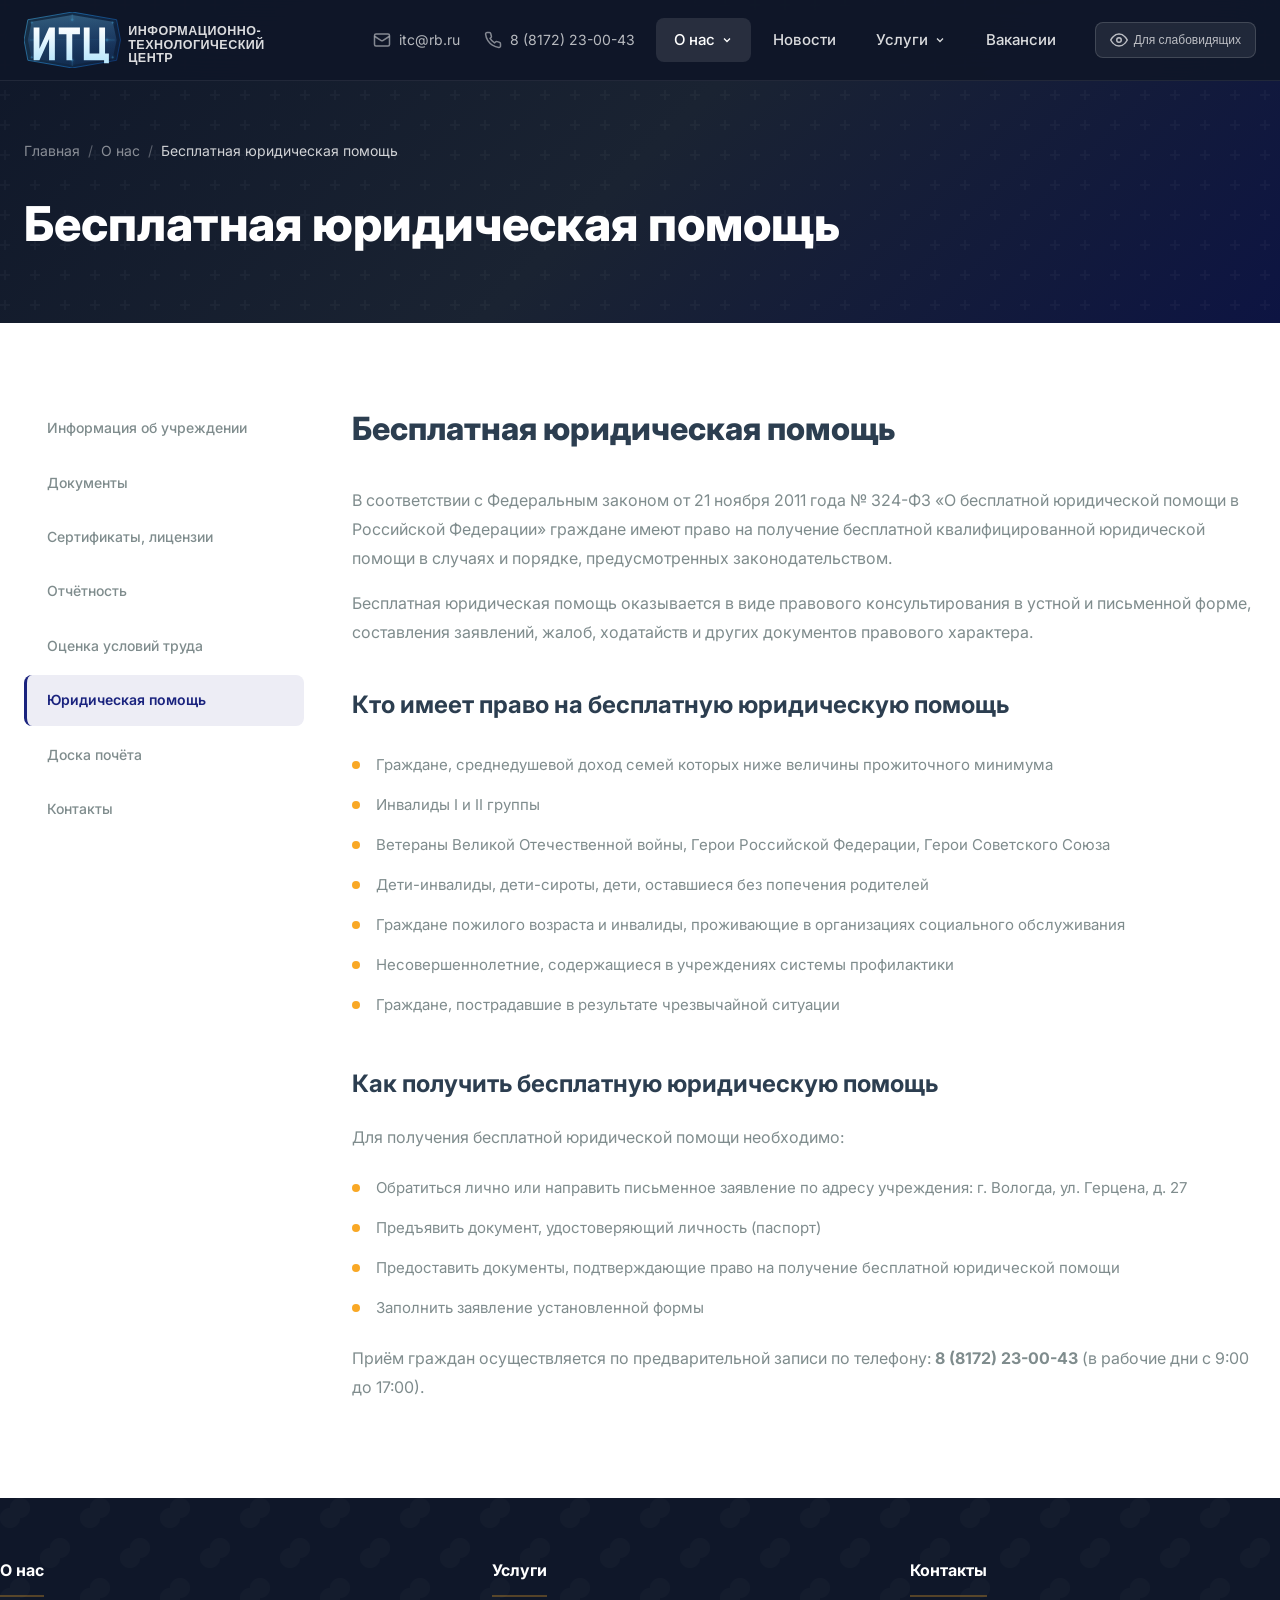
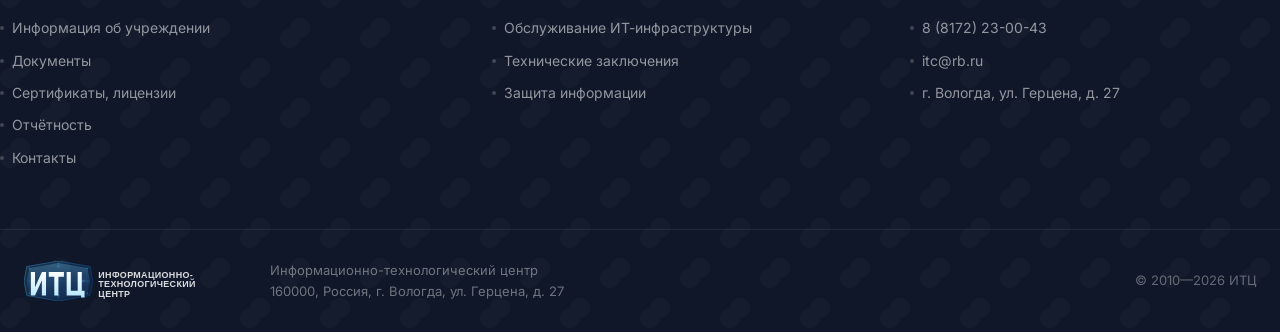
<file: pages/legal-help.html>
<!DOCTYPE html>
<html lang="ru">
<head>
  <meta charset="UTF-8">
  <meta name="viewport" content="width=device-width, initial-scale=1.0">
  <title>Бесплатная юридическая помощь — ИТЦ</title>
  <link rel="preconnect" href="https://fonts.googleapis.com">
  <link rel="preconnect" href="https://fonts.gstatic.com" crossorigin>
  <link href="https://fonts.googleapis.com/css2?family=Inter:wght@400;500;600;700;800;900&display=swap" rel="stylesheet">
  <link rel="stylesheet" href="../css/style.css">
  <link rel="stylesheet" href="../css/accessibility.css">
</head>
<body>

<header class="header">
  <div class="container header-inner">
    <a href="../index.html" class="logo">
      <img src="../img/logo-white.svg" alt="ИТЦ" class="logo-svg">
    </a>
    <div class="header-contacts">
      <a href="mailto:itc@rb.ru" class="header-contact-item">
        <svg viewBox="0 0 24 24" fill="none" stroke="currentColor" stroke-width="2"><rect x="2" y="4" width="20" height="16" rx="2"/><path d="m22 7-8.97 5.7a1.94 1.94 0 0 1-2.06 0L2 7"/></svg>
        itc@rb.ru
      </a>
      <a href="tel:+78172230043" class="header-contact-item">
        <svg viewBox="0 0 24 24" fill="none" stroke="currentColor" stroke-width="2"><path d="M22 16.92v3a2 2 0 0 1-2.18 2 19.79 19.79 0 0 1-8.63-3.07 19.5 19.5 0 0 1-6-6 19.79 19.79 0 0 1-3.07-8.67A2 2 0 0 1 4.11 2h3a2 2 0 0 1 2 1.72c.127.96.361 1.903.7 2.81a2 2 0 0 1-.45 2.11L8.09 9.91a16 16 0 0 0 6 6l1.27-1.27a2 2 0 0 1 2.11-.45c.907.339 1.85.573 2.81.7A2 2 0 0 1 22 16.92z"/></svg>
        8 (8172) 23-00-43
      </a>
    </div>
    <nav class="nav">
      <ul class="nav-list">
        <li class="nav-item">
          <span class="nav-link active">О нас <svg viewBox="0 0 24 24" fill="none" stroke="currentColor" stroke-width="2.5"><path d="m6 9 6 6 6-6"/></svg></span>
          <div class="dropdown">
            <a href="about.html">Информация об учреждении</a>
            <a href="documents.html">Документы</a>
            <a href="certificates.html">Сертификаты, лицензии</a>
            <a href="reports.html">Статистическая и бухгалтерская отчётность</a>
            <a href="sout.html">Специальная оценка условий труда</a>
            <a href="legal-help.html">Бесплатная юридическая помощь</a>
            <a href="honor.html">Доска почёта</a>
            <a href="contacts.html">Контакты</a>
          </div>
        </li>
        <li class="nav-item"><a href="news.html" class="nav-link">Новости</a></li>
        <li class="nav-item">
          <span class="nav-link">Услуги <svg viewBox="0 0 24 24" fill="none" stroke="currentColor" stroke-width="2.5"><path d="m6 9 6 6 6-6"/></svg></span>
          <div class="dropdown">
            <a href="it-service.html">Обслуживание ИТ-инфраструктуры</a>
            <a href="expertise.html">Технические заключения</a>
            <a href="security.html">Защита информации</a>
          </div>
        </li>
        <li class="nav-item"><a href="vacancies.html" class="nav-link">Вакансии</a></li>
      </ul>
    </nav>
    <button class="accessibility-btn" id="accessibilityToggle">
      <svg viewBox="0 0 24 24" fill="none" stroke="currentColor" stroke-width="2"><path d="M1 12s4-8 11-8 11 8 11 8-4 8-11 8-11-8-11-8z"/><circle cx="12" cy="12" r="3"/></svg>
      Для слабовидящих
    </button>
    <button class="burger" aria-label="Меню"><span></span><span></span><span></span></button>
  </div>
</header>

<!-- ===== ACCESSIBILITY PANEL ===== -->
<div class="a11y-panel" id="a11yPanel">
  <div class="a11y-panel-inner">
    <div class="a11y-group">
      <span class="a11y-group-label">Шрифт:</span>
      <button class="a11y-btn active" data-a11y-font="normal">А</button>
      <button class="a11y-btn" data-a11y-font="medium">А+</button>
      <button class="a11y-btn" data-a11y-font="large">А++</button>
    </div>
    <div class="a11y-group">
      <span class="a11y-group-label">Цвет:</span>
      <button class="a11y-btn-color a11y-btn-color--normal active" data-a11y-color="normal" title="Обычная">Аа</button>
      <button class="a11y-btn-color a11y-btn-color--bw" data-a11y-color="bw" title="Чёрное на белом">Аа</button>
      <button class="a11y-btn-color a11y-btn-color--wb" data-a11y-color="wb" title="Белое на чёрном">Аа</button>
      <button class="a11y-btn-color a11y-btn-color--bc" data-a11y-color="bc" title="Синее на голубом">Аа</button>
    </div>
    <div class="a11y-group">
      <span class="a11y-group-label">Изображения:</span>
      <button class="a11y-btn active" data-a11y-images="on">Вкл</button>
      <button class="a11y-btn" data-a11y-images="off">Выкл</button>
    </div>
    <div class="a11y-group">
      <span class="a11y-group-label">Интервал:</span>
      <button class="a11y-btn active" data-a11y-spacing="normal">1</button>
      <button class="a11y-btn" data-a11y-spacing="medium">1.5</button>
      <button class="a11y-btn" data-a11y-spacing="large">2</button>
    </div>
    <button class="a11y-btn-reset" id="a11yReset">Сбросить</button>
  </div>
</div>


<section class="page-hero">
  <div class="container">
    <div class="breadcrumbs">
      <a href="../index.html">Главная</a> <span>/</span> <a href="#">О нас</a> <span>/</span> <span class="current">Бесплатная юридическая помощь</span>
    </div>
    <h1 class="page-hero-title">Бесплатная юридическая помощь</h1>
  </div>
</section>

<section class="page-content">
  <div class="container page-content-grid">
    <aside class="sidebar">
      <nav class="sidebar-nav">
        <a href="about.html" class="sidebar-link">Информация об учреждении</a>
        <a href="documents.html" class="sidebar-link">Документы</a>
        <a href="certificates.html" class="sidebar-link">Сертификаты, лицензии</a>
        <a href="reports.html" class="sidebar-link">Отчётность</a>
        <a href="sout.html" class="sidebar-link">Оценка условий труда</a>
        <a href="legal-help.html" class="sidebar-link active">Юридическая помощь</a>
        <a href="honor.html" class="sidebar-link">Доска почёта</a>
        <a href="contacts.html" class="sidebar-link">Контакты</a>
      </nav>
    </aside>

    <div class="content-area">
      <h1>Бесплатная юридическая помощь</h1>

      <p>В соответствии с Федеральным законом от 21 ноября 2011 года № 324-ФЗ «О бесплатной юридической помощи в Российской Федерации» граждане имеют право на получение бесплатной квалифицированной юридической помощи в случаях и порядке, предусмотренных законодательством.</p>

      <p>Бесплатная юридическая помощь оказывается в виде правового консультирования в устной и письменной форме, составления заявлений, жалоб, ходатайств и других документов правового характера.</p>

      <h2>Кто имеет право на бесплатную юридическую помощь</h2>
      <ul>
        <li>Граждане, среднедушевой доход семей которых ниже величины прожиточного минимума</li>
        <li>Инвалиды I и II группы</li>
        <li>Ветераны Великой Отечественной войны, Герои Российской Федерации, Герои Советского Союза</li>
        <li>Дети-инвалиды, дети-сироты, дети, оставшиеся без попечения родителей</li>
        <li>Граждане пожилого возраста и инвалиды, проживающие в организациях социального обслуживания</li>
        <li>Несовершеннолетние, содержащиеся в учреждениях системы профилактики</li>
        <li>Граждане, пострадавшие в результате чрезвычайной ситуации</li>
      </ul>

      <h2>Как получить бесплатную юридическую помощь</h2>
      <p>Для получения бесплатной юридической помощи необходимо:</p>
      <ul>
        <li>Обратиться лично или направить письменное заявление по адресу учреждения: г. Вологда, ул. Герцена, д. 27</li>
        <li>Предъявить документ, удостоверяющий личность (паспорт)</li>
        <li>Предоставить документы, подтверждающие право на получение бесплатной юридической помощи</li>
        <li>Заполнить заявление установленной формы</li>
      </ul>

      <p>Приём граждан осуществляется по предварительной записи по телефону: <strong>8 (8172) 23-00-43</strong> (в рабочие дни с 9:00 до 17:00).</p>
    </div>
  </div>
</section>

<footer class="footer">
  <div class="container footer-main">
    <div>
      <h3 class="footer-heading">О нас</h3>
      <div class="footer-links">
        <a href="about.html">Информация об учреждении</a>
        <a href="documents.html">Документы</a>
        <a href="certificates.html">Сертификаты, лицензии</a>
        <a href="reports.html">Отчётность</a>
        <a href="contacts.html">Контакты</a>
      </div>
    </div>
    <div>
      <h3 class="footer-heading">Услуги</h3>
      <div class="footer-links">
        <a href="it-service.html">Обслуживание ИТ-инфраструктуры</a>
        <a href="expertise.html">Технические заключения</a>
        <a href="security.html">Защита информации</a>
      </div>
    </div>
    <div>
      <h3 class="footer-heading">Контакты</h3>
      <div class="footer-links">
        <a href="tel:+78172230043">8 (8172) 23-00-43</a>
        <a href="mailto:itc@rb.ru">itc@rb.ru</a>
        <a href="#">г. Вологда, ул. Герцена, д. 27</a>
      </div>
    </div>
  </div>
  <div class="footer-bottom">
    <div class="container footer-bottom-inner">
      <div class="footer-logo">
        <img src="../img/logo-white.svg" alt="ИТЦ" class="footer-logo-svg">
        <div class="footer-info">Информационно-технологический центр<br>160000, Россия, г. Вологда, ул. Герцена, д. 27</div>
      </div>
      <div class="footer-copyright">&copy; 2010&mdash;2026 ИТЦ</div>
    </div>
  </div>
</footer>

<script src="../js/main.js"></script>
<script src="../js/accessibility.js"></script>
</body>
</html>
</file>
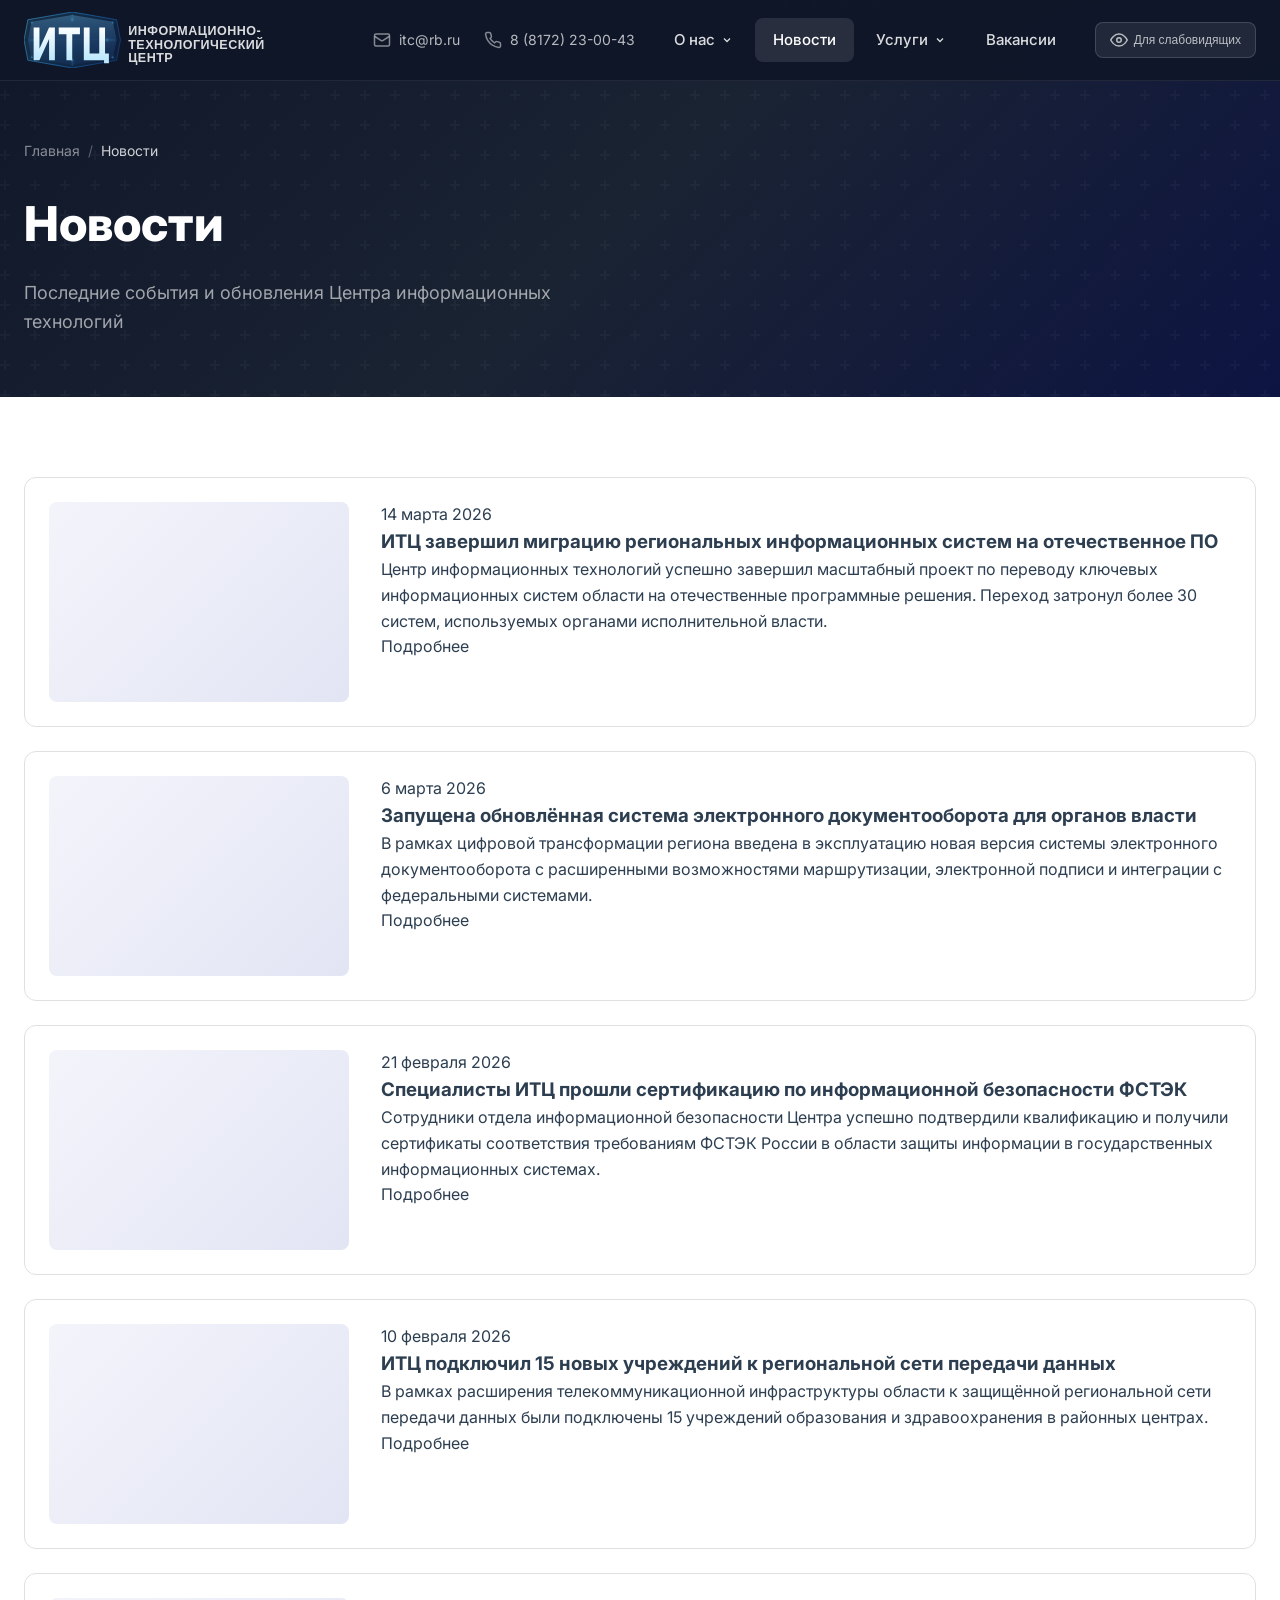
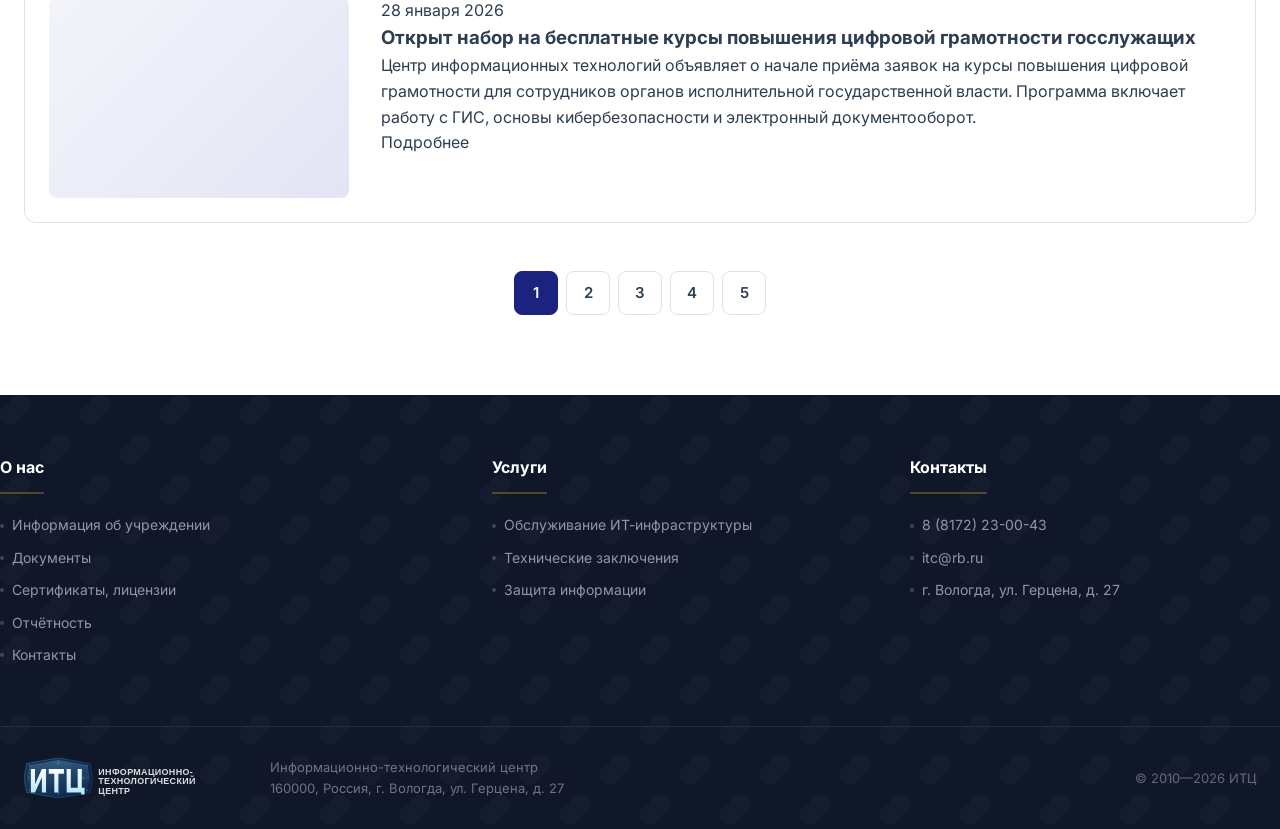
<file: pages/news.html>
<!DOCTYPE html>
<html lang="ru">
<head>
  <meta charset="UTF-8">
  <meta name="viewport" content="width=device-width, initial-scale=1.0">
  <title>Новости — ИТЦ</title>
  <link rel="preconnect" href="https://fonts.googleapis.com">
  <link rel="preconnect" href="https://fonts.gstatic.com" crossorigin>
  <link href="https://fonts.googleapis.com/css2?family=Inter:wght@400;500;600;700;800;900&display=swap" rel="stylesheet">
  <link rel="stylesheet" href="../css/style.css">
  <link rel="stylesheet" href="../css/accessibility.css">
</head>
<body>

<header class="header">
  <div class="container header-inner">
    <a href="../index.html" class="logo">
      <img src="../img/logo-white.svg" alt="ИТЦ" class="logo-svg">
    </a>
    <div class="header-contacts">
      <a href="mailto:itc@rb.ru" class="header-contact-item">
        <svg viewBox="0 0 24 24" fill="none" stroke="currentColor" stroke-width="2"><rect x="2" y="4" width="20" height="16" rx="2"/><path d="m22 7-8.97 5.7a1.94 1.94 0 0 1-2.06 0L2 7"/></svg>
        itc@rb.ru
      </a>
      <a href="tel:+78172230043" class="header-contact-item">
        <svg viewBox="0 0 24 24" fill="none" stroke="currentColor" stroke-width="2"><path d="M22 16.92v3a2 2 0 0 1-2.18 2 19.79 19.79 0 0 1-8.63-3.07 19.5 19.5 0 0 1-6-6 19.79 19.79 0 0 1-3.07-8.67A2 2 0 0 1 4.11 2h3a2 2 0 0 1 2 1.72c.127.96.361 1.903.7 2.81a2 2 0 0 1-.45 2.11L8.09 9.91a16 16 0 0 0 6 6l1.27-1.27a2 2 0 0 1 2.11-.45c.907.339 1.85.573 2.81.7A2 2 0 0 1 22 16.92z"/></svg>
        8 (8172) 23-00-43
      </a>
    </div>
    <nav class="nav">
      <ul class="nav-list">
        <li class="nav-item">
          <span class="nav-link">О нас <svg viewBox="0 0 24 24" fill="none" stroke="currentColor" stroke-width="2.5"><path d="m6 9 6 6 6-6"/></svg></span>
          <div class="dropdown">
            <a href="about.html">Информация об учреждении</a>
            <a href="documents.html">Документы</a>
            <a href="certificates.html">Сертификаты, лицензии</a>
            <a href="reports.html">Статистическая и бухгалтерская отчётность</a>
            <a href="sout.html">Специальная оценка условий труда</a>
            <a href="legal-help.html">Бесплатная юридическая помощь</a>
            <a href="honor.html">Доска почёта</a>
            <a href="contacts.html">Контакты</a>
          </div>
        </li>
        <li class="nav-item"><a href="news.html" class="nav-link active">Новости</a></li>
        <li class="nav-item">
          <span class="nav-link">Услуги <svg viewBox="0 0 24 24" fill="none" stroke="currentColor" stroke-width="2.5"><path d="m6 9 6 6 6-6"/></svg></span>
          <div class="dropdown">
            <a href="it-service.html">Обслуживание ИТ-инфраструктуры</a>
            <a href="expertise.html">Технические заключения</a>
            <a href="security.html">Защита информации</a>
          </div>
        </li>
        <li class="nav-item"><a href="vacancies.html" class="nav-link">Вакансии</a></li>
      </ul>
    </nav>
    <button class="accessibility-btn" id="accessibilityToggle">
      <svg viewBox="0 0 24 24" fill="none" stroke="currentColor" stroke-width="2"><path d="M1 12s4-8 11-8 11 8 11 8-4 8-11 8-11-8-11-8z"/><circle cx="12" cy="12" r="3"/></svg>
      Для слабовидящих
    </button>
    <button class="burger" aria-label="Меню"><span></span><span></span><span></span></button>
  </div>
</header>

<!-- ===== ACCESSIBILITY PANEL ===== -->
<div class="a11y-panel" id="a11yPanel">
  <div class="a11y-panel-inner">
    <div class="a11y-group">
      <span class="a11y-group-label">Шрифт:</span>
      <button class="a11y-btn active" data-a11y-font="normal">А</button>
      <button class="a11y-btn" data-a11y-font="medium">А+</button>
      <button class="a11y-btn" data-a11y-font="large">А++</button>
    </div>
    <div class="a11y-group">
      <span class="a11y-group-label">Цвет:</span>
      <button class="a11y-btn-color a11y-btn-color--normal active" data-a11y-color="normal" title="Обычная">Аа</button>
      <button class="a11y-btn-color a11y-btn-color--bw" data-a11y-color="bw" title="Чёрное на белом">Аа</button>
      <button class="a11y-btn-color a11y-btn-color--wb" data-a11y-color="wb" title="Белое на чёрном">Аа</button>
      <button class="a11y-btn-color a11y-btn-color--bc" data-a11y-color="bc" title="Синее на голубом">Аа</button>
    </div>
    <div class="a11y-group">
      <span class="a11y-group-label">Изображения:</span>
      <button class="a11y-btn active" data-a11y-images="on">Вкл</button>
      <button class="a11y-btn" data-a11y-images="off">Выкл</button>
    </div>
    <div class="a11y-group">
      <span class="a11y-group-label">Интервал:</span>
      <button class="a11y-btn active" data-a11y-spacing="normal">1</button>
      <button class="a11y-btn" data-a11y-spacing="medium">1.5</button>
      <button class="a11y-btn" data-a11y-spacing="large">2</button>
    </div>
    <button class="a11y-btn-reset" id="a11yReset">Сбросить</button>
  </div>
</div>


<section class="page-hero">
  <div class="container">
    <div class="breadcrumbs">
      <a href="../index.html">Главная</a> <span>/</span> <span class="current">Новости</span>
    </div>
    <h1 class="page-hero-title">Новости</h1>
    <p class="page-hero-desc">Последние события и обновления Центра информационных технологий</p>
  </div>
</section>

<section class="page-content">
  <div class="container">
    <div class="news-list">

      <div class="news-list-item">
        <div class="news-list-img"></div>
        <div class="news-list-content">
          <span class="news-date">14 марта 2026</span>
          <h3 class="news-title">ИТЦ завершил миграцию региональных информационных систем на отечественное ПО</h3>
          <p class="news-excerpt">Центр информационных технологий успешно завершил масштабный проект по переводу ключевых информационных систем области на отечественные программные решения. Переход затронул более 30 систем, используемых органами исполнительной власти.</p>
          <a href="#" class="news-more">Подробнее</a>
        </div>
      </div>

      <div class="news-list-item">
        <div class="news-list-img"></div>
        <div class="news-list-content">
          <span class="news-date">6 марта 2026</span>
          <h3 class="news-title">Запущена обновлённая система электронного документооборота для органов власти</h3>
          <p class="news-excerpt">В рамках цифровой трансформации региона введена в эксплуатацию новая версия системы электронного документооборота с расширенными возможностями маршрутизации, электронной подписи и интеграции с федеральными системами.</p>
          <a href="#" class="news-more">Подробнее</a>
        </div>
      </div>

      <div class="news-list-item">
        <div class="news-list-img"></div>
        <div class="news-list-content">
          <span class="news-date">21 февраля 2026</span>
          <h3 class="news-title">Специалисты ИТЦ прошли сертификацию по информационной безопасности ФСТЭК</h3>
          <p class="news-excerpt">Сотрудники отдела информационной безопасности Центра успешно подтвердили квалификацию и получили сертификаты соответствия требованиям ФСТЭК России в области защиты информации в государственных информационных системах.</p>
          <a href="#" class="news-more">Подробнее</a>
        </div>
      </div>

      <div class="news-list-item">
        <div class="news-list-img"></div>
        <div class="news-list-content">
          <span class="news-date">10 февраля 2026</span>
          <h3 class="news-title">ИТЦ подключил 15 новых учреждений к региональной сети передачи данных</h3>
          <p class="news-excerpt">В рамках расширения телекоммуникационной инфраструктуры области к защищённой региональной сети передачи данных были подключены 15 учреждений образования и здравоохранения в районных центрах.</p>
          <a href="#" class="news-more">Подробнее</a>
        </div>
      </div>

      <div class="news-list-item">
        <div class="news-list-img"></div>
        <div class="news-list-content">
          <span class="news-date">28 января 2026</span>
          <h3 class="news-title">Открыт набор на бесплатные курсы повышения цифровой грамотности госслужащих</h3>
          <p class="news-excerpt">Центр информационных технологий объявляет о начале приёма заявок на курсы повышения цифровой грамотности для сотрудников органов исполнительной государственной власти. Программа включает работу с ГИС, основы кибербезопасности и электронный документооборот.</p>
          <a href="#" class="news-more">Подробнее</a>
        </div>
      </div>

    </div>

    <div class="pagination">
      <a href="#" class="pagination-link active">1</a>
      <a href="#" class="pagination-link">2</a>
      <a href="#" class="pagination-link">3</a>
      <a href="#" class="pagination-link">4</a>
      <a href="#" class="pagination-link">5</a>
    </div>
  </div>
</section>

<footer class="footer">
  <div class="container footer-main">
    <div>
      <h3 class="footer-heading">О нас</h3>
      <div class="footer-links">
        <a href="about.html">Информация об учреждении</a>
        <a href="documents.html">Документы</a>
        <a href="certificates.html">Сертификаты, лицензии</a>
        <a href="reports.html">Отчётность</a>
        <a href="contacts.html">Контакты</a>
      </div>
    </div>
    <div>
      <h3 class="footer-heading">Услуги</h3>
      <div class="footer-links">
        <a href="it-service.html">Обслуживание ИТ-инфраструктуры</a>
        <a href="expertise.html">Технические заключения</a>
        <a href="security.html">Защита информации</a>
      </div>
    </div>
    <div>
      <h3 class="footer-heading">Контакты</h3>
      <div class="footer-links">
        <a href="tel:+78172230043">8 (8172) 23-00-43</a>
        <a href="mailto:itc@rb.ru">itc@rb.ru</a>
        <a href="#">г. Вологда, ул. Герцена, д. 27</a>
      </div>
    </div>
  </div>
  <div class="footer-bottom">
    <div class="container footer-bottom-inner">
      <div class="footer-logo">
        <img src="../img/logo-white.svg" alt="ИТЦ" class="footer-logo-svg">
        <div class="footer-info">Информационно-технологический центр<br>160000, Россия, г. Вологда, ул. Герцена, д. 27</div>
      </div>
      <div class="footer-copyright">&copy; 2010&mdash;2026 ИТЦ</div>
    </div>
  </div>
</footer>

<script src="../js/main.js"></script>
<script src="../js/accessibility.js"></script>
</body>
</html>
</file>
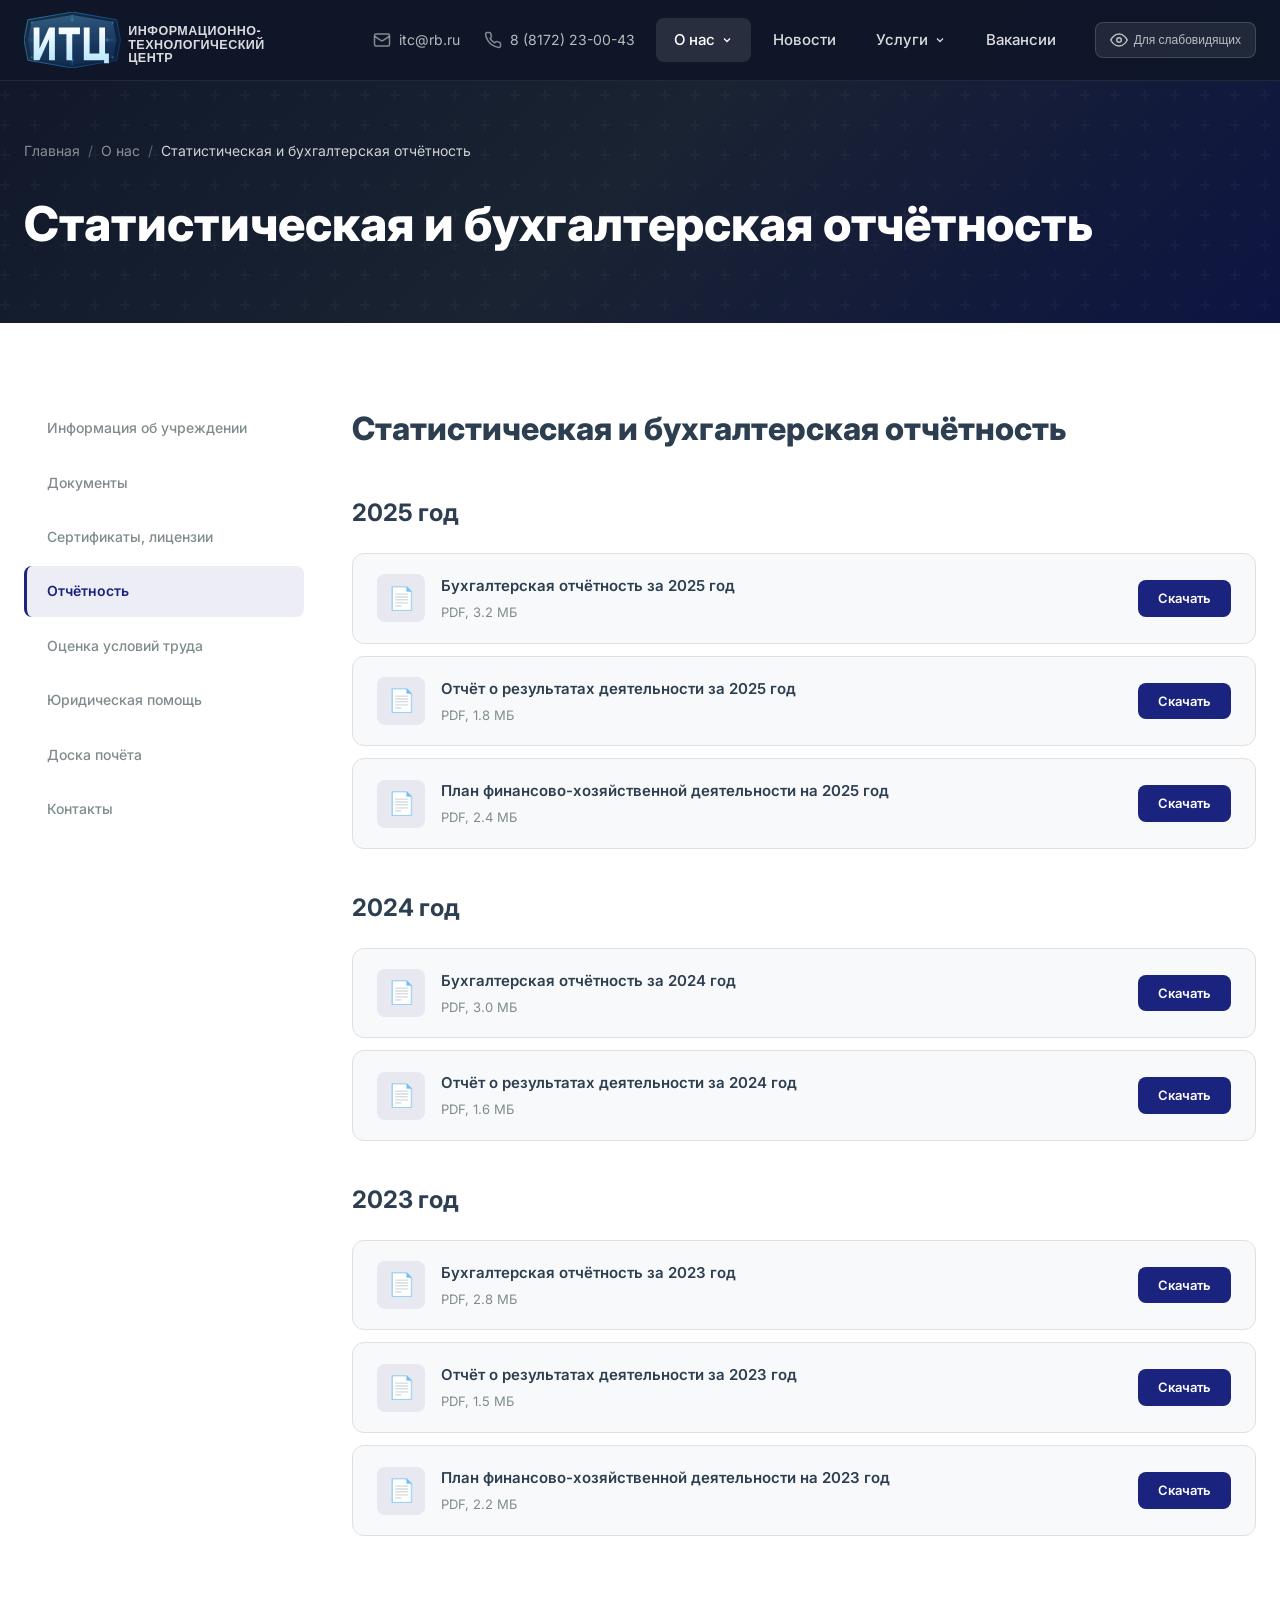
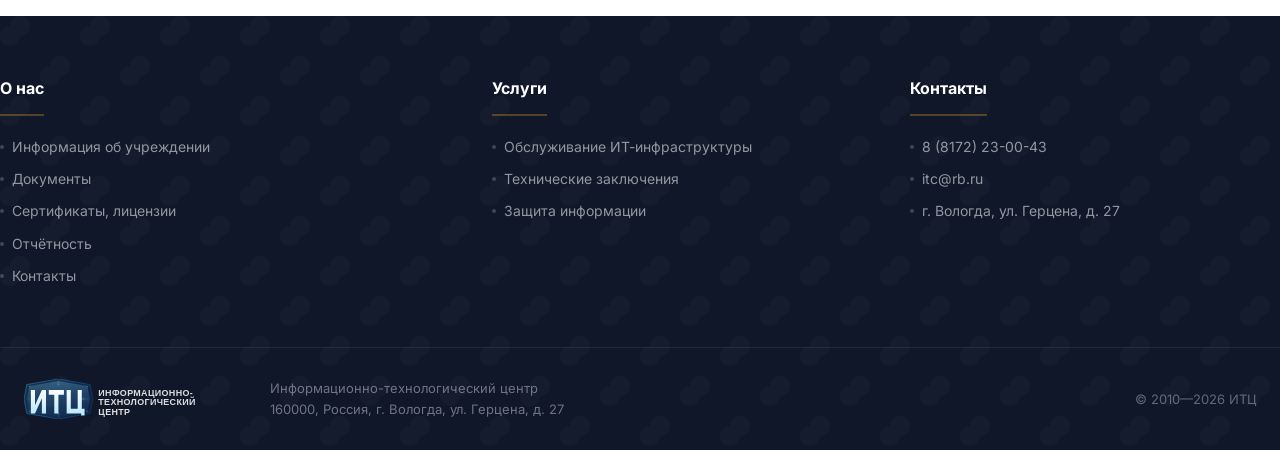
<file: pages/reports.html>
<!DOCTYPE html>
<html lang="ru">
<head>
  <meta charset="UTF-8">
  <meta name="viewport" content="width=device-width, initial-scale=1.0">
  <title>Статистическая и бухгалтерская отчётность — ИТЦ</title>
  <link rel="preconnect" href="https://fonts.googleapis.com">
  <link rel="preconnect" href="https://fonts.gstatic.com" crossorigin>
  <link href="https://fonts.googleapis.com/css2?family=Inter:wght@400;500;600;700;800;900&display=swap" rel="stylesheet">
  <link rel="stylesheet" href="../css/style.css">
  <link rel="stylesheet" href="../css/accessibility.css">
</head>
<body>

<header class="header">
  <div class="container header-inner">
    <a href="../index.html" class="logo">
      <img src="../img/logo-white.svg" alt="ИТЦ" class="logo-svg">
    </a>
    <div class="header-contacts">
      <a href="mailto:itc@rb.ru" class="header-contact-item">
        <svg viewBox="0 0 24 24" fill="none" stroke="currentColor" stroke-width="2"><rect x="2" y="4" width="20" height="16" rx="2"/><path d="m22 7-8.97 5.7a1.94 1.94 0 0 1-2.06 0L2 7"/></svg>
        itc@rb.ru
      </a>
      <a href="tel:+78172230043" class="header-contact-item">
        <svg viewBox="0 0 24 24" fill="none" stroke="currentColor" stroke-width="2"><path d="M22 16.92v3a2 2 0 0 1-2.18 2 19.79 19.79 0 0 1-8.63-3.07 19.5 19.5 0 0 1-6-6 19.79 19.79 0 0 1-3.07-8.67A2 2 0 0 1 4.11 2h3a2 2 0 0 1 2 1.72c.127.96.361 1.903.7 2.81a2 2 0 0 1-.45 2.11L8.09 9.91a16 16 0 0 0 6 6l1.27-1.27a2 2 0 0 1 2.11-.45c.907.339 1.85.573 2.81.7A2 2 0 0 1 22 16.92z"/></svg>
        8 (8172) 23-00-43
      </a>
    </div>
    <nav class="nav">
      <ul class="nav-list">
        <li class="nav-item">
          <span class="nav-link active">О нас <svg viewBox="0 0 24 24" fill="none" stroke="currentColor" stroke-width="2.5"><path d="m6 9 6 6 6-6"/></svg></span>
          <div class="dropdown">
            <a href="about.html">Информация об учреждении</a>
            <a href="documents.html">Документы</a>
            <a href="certificates.html">Сертификаты, лицензии</a>
            <a href="reports.html">Статистическая и бухгалтерская отчётность</a>
            <a href="sout.html">Специальная оценка условий труда</a>
            <a href="legal-help.html">Бесплатная юридическая помощь</a>
            <a href="honor.html">Доска почёта</a>
            <a href="contacts.html">Контакты</a>
          </div>
        </li>
        <li class="nav-item"><a href="news.html" class="nav-link">Новости</a></li>
        <li class="nav-item">
          <span class="nav-link">Услуги <svg viewBox="0 0 24 24" fill="none" stroke="currentColor" stroke-width="2.5"><path d="m6 9 6 6 6-6"/></svg></span>
          <div class="dropdown">
            <a href="it-service.html">Обслуживание ИТ-инфраструктуры</a>
            <a href="expertise.html">Технические заключения</a>
            <a href="security.html">Защита информации</a>
          </div>
        </li>
        <li class="nav-item"><a href="vacancies.html" class="nav-link">Вакансии</a></li>
      </ul>
    </nav>
    <button class="accessibility-btn" id="accessibilityToggle">
      <svg viewBox="0 0 24 24" fill="none" stroke="currentColor" stroke-width="2"><path d="M1 12s4-8 11-8 11 8 11 8-4 8-11 8-11-8-11-8z"/><circle cx="12" cy="12" r="3"/></svg>
      Для слабовидящих
    </button>
    <button class="burger" aria-label="Меню"><span></span><span></span><span></span></button>
  </div>
</header>

<!-- ===== ACCESSIBILITY PANEL ===== -->
<div class="a11y-panel" id="a11yPanel">
  <div class="a11y-panel-inner">
    <div class="a11y-group">
      <span class="a11y-group-label">Шрифт:</span>
      <button class="a11y-btn active" data-a11y-font="normal">А</button>
      <button class="a11y-btn" data-a11y-font="medium">А+</button>
      <button class="a11y-btn" data-a11y-font="large">А++</button>
    </div>
    <div class="a11y-group">
      <span class="a11y-group-label">Цвет:</span>
      <button class="a11y-btn-color a11y-btn-color--normal active" data-a11y-color="normal" title="Обычная">Аа</button>
      <button class="a11y-btn-color a11y-btn-color--bw" data-a11y-color="bw" title="Чёрное на белом">Аа</button>
      <button class="a11y-btn-color a11y-btn-color--wb" data-a11y-color="wb" title="Белое на чёрном">Аа</button>
      <button class="a11y-btn-color a11y-btn-color--bc" data-a11y-color="bc" title="Синее на голубом">Аа</button>
    </div>
    <div class="a11y-group">
      <span class="a11y-group-label">Изображения:</span>
      <button class="a11y-btn active" data-a11y-images="on">Вкл</button>
      <button class="a11y-btn" data-a11y-images="off">Выкл</button>
    </div>
    <div class="a11y-group">
      <span class="a11y-group-label">Интервал:</span>
      <button class="a11y-btn active" data-a11y-spacing="normal">1</button>
      <button class="a11y-btn" data-a11y-spacing="medium">1.5</button>
      <button class="a11y-btn" data-a11y-spacing="large">2</button>
    </div>
    <button class="a11y-btn-reset" id="a11yReset">Сбросить</button>
  </div>
</div>


<section class="page-hero">
  <div class="container">
    <div class="breadcrumbs">
      <a href="../index.html">Главная</a> <span>/</span> <a href="#">О нас</a> <span>/</span> <span class="current">Статистическая и бухгалтерская отчётность</span>
    </div>
    <h1 class="page-hero-title">Статистическая и бухгалтерская отчётность</h1>
  </div>
</section>

<section class="page-content">
  <div class="container page-content-grid">
    <aside class="sidebar">
      <nav class="sidebar-nav">
        <a href="about.html" class="sidebar-link">Информация об учреждении</a>
        <a href="documents.html" class="sidebar-link">Документы</a>
        <a href="certificates.html" class="sidebar-link">Сертификаты, лицензии</a>
        <a href="reports.html" class="sidebar-link active">Отчётность</a>
        <a href="sout.html" class="sidebar-link">Оценка условий труда</a>
        <a href="legal-help.html" class="sidebar-link">Юридическая помощь</a>
        <a href="honor.html" class="sidebar-link">Доска почёта</a>
        <a href="contacts.html" class="sidebar-link">Контакты</a>
      </nav>
    </aside>

    <div class="content-area">
      <h1>Статистическая и бухгалтерская отчётность</h1>

      <h2>2025 год</h2>
      <div class="doc-list">
        <div class="doc-item">
          <div class="doc-icon">&#128196;</div>
          <div class="doc-info">
            <div class="doc-title">Бухгалтерская отчётность за 2025 год</div>
            <div class="doc-meta">PDF, 3.2 МБ</div>
          </div>
          <a href="#" class="doc-download">Скачать</a>
        </div>
        <div class="doc-item">
          <div class="doc-icon">&#128196;</div>
          <div class="doc-info">
            <div class="doc-title">Отчёт о результатах деятельности за 2025 год</div>
            <div class="doc-meta">PDF, 1.8 МБ</div>
          </div>
          <a href="#" class="doc-download">Скачать</a>
        </div>
        <div class="doc-item">
          <div class="doc-icon">&#128196;</div>
          <div class="doc-info">
            <div class="doc-title">План финансово-хозяйственной деятельности на 2025 год</div>
            <div class="doc-meta">PDF, 2.4 МБ</div>
          </div>
          <a href="#" class="doc-download">Скачать</a>
        </div>
      </div>

      <h2>2024 год</h2>
      <div class="doc-list">
        <div class="doc-item">
          <div class="doc-icon">&#128196;</div>
          <div class="doc-info">
            <div class="doc-title">Бухгалтерская отчётность за 2024 год</div>
            <div class="doc-meta">PDF, 3.0 МБ</div>
          </div>
          <a href="#" class="doc-download">Скачать</a>
        </div>
        <div class="doc-item">
          <div class="doc-icon">&#128196;</div>
          <div class="doc-info">
            <div class="doc-title">Отчёт о результатах деятельности за 2024 год</div>
            <div class="doc-meta">PDF, 1.6 МБ</div>
          </div>
          <a href="#" class="doc-download">Скачать</a>
        </div>
      </div>

      <h2>2023 год</h2>
      <div class="doc-list">
        <div class="doc-item">
          <div class="doc-icon">&#128196;</div>
          <div class="doc-info">
            <div class="doc-title">Бухгалтерская отчётность за 2023 год</div>
            <div class="doc-meta">PDF, 2.8 МБ</div>
          </div>
          <a href="#" class="doc-download">Скачать</a>
        </div>
        <div class="doc-item">
          <div class="doc-icon">&#128196;</div>
          <div class="doc-info">
            <div class="doc-title">Отчёт о результатах деятельности за 2023 год</div>
            <div class="doc-meta">PDF, 1.5 МБ</div>
          </div>
          <a href="#" class="doc-download">Скачать</a>
        </div>
        <div class="doc-item">
          <div class="doc-icon">&#128196;</div>
          <div class="doc-info">
            <div class="doc-title">План финансово-хозяйственной деятельности на 2023 год</div>
            <div class="doc-meta">PDF, 2.2 МБ</div>
          </div>
          <a href="#" class="doc-download">Скачать</a>
        </div>
      </div>
    </div>
  </div>
</section>

<footer class="footer">
  <div class="container footer-main">
    <div>
      <h3 class="footer-heading">О нас</h3>
      <div class="footer-links">
        <a href="about.html">Информация об учреждении</a>
        <a href="documents.html">Документы</a>
        <a href="certificates.html">Сертификаты, лицензии</a>
        <a href="reports.html">Отчётность</a>
        <a href="contacts.html">Контакты</a>
      </div>
    </div>
    <div>
      <h3 class="footer-heading">Услуги</h3>
      <div class="footer-links">
        <a href="it-service.html">Обслуживание ИТ-инфраструктуры</a>
        <a href="expertise.html">Технические заключения</a>
        <a href="security.html">Защита информации</a>
      </div>
    </div>
    <div>
      <h3 class="footer-heading">Контакты</h3>
      <div class="footer-links">
        <a href="tel:+78172230043">8 (8172) 23-00-43</a>
        <a href="mailto:itc@rb.ru">itc@rb.ru</a>
        <a href="#">г. Вологда, ул. Герцена, д. 27</a>
      </div>
    </div>
  </div>
  <div class="footer-bottom">
    <div class="container footer-bottom-inner">
      <div class="footer-logo">
        <img src="../img/logo-white.svg" alt="ИТЦ" class="footer-logo-svg">
        <div class="footer-info">Информационно-технологический центр<br>160000, Россия, г. Вологда, ул. Герцена, д. 27</div>
      </div>
      <div class="footer-copyright">&copy; 2010&mdash;2026 ИТЦ</div>
    </div>
  </div>
</footer>

<script src="../js/main.js"></script>
<script src="../js/accessibility.js"></script>
</body>
</html>
</file>
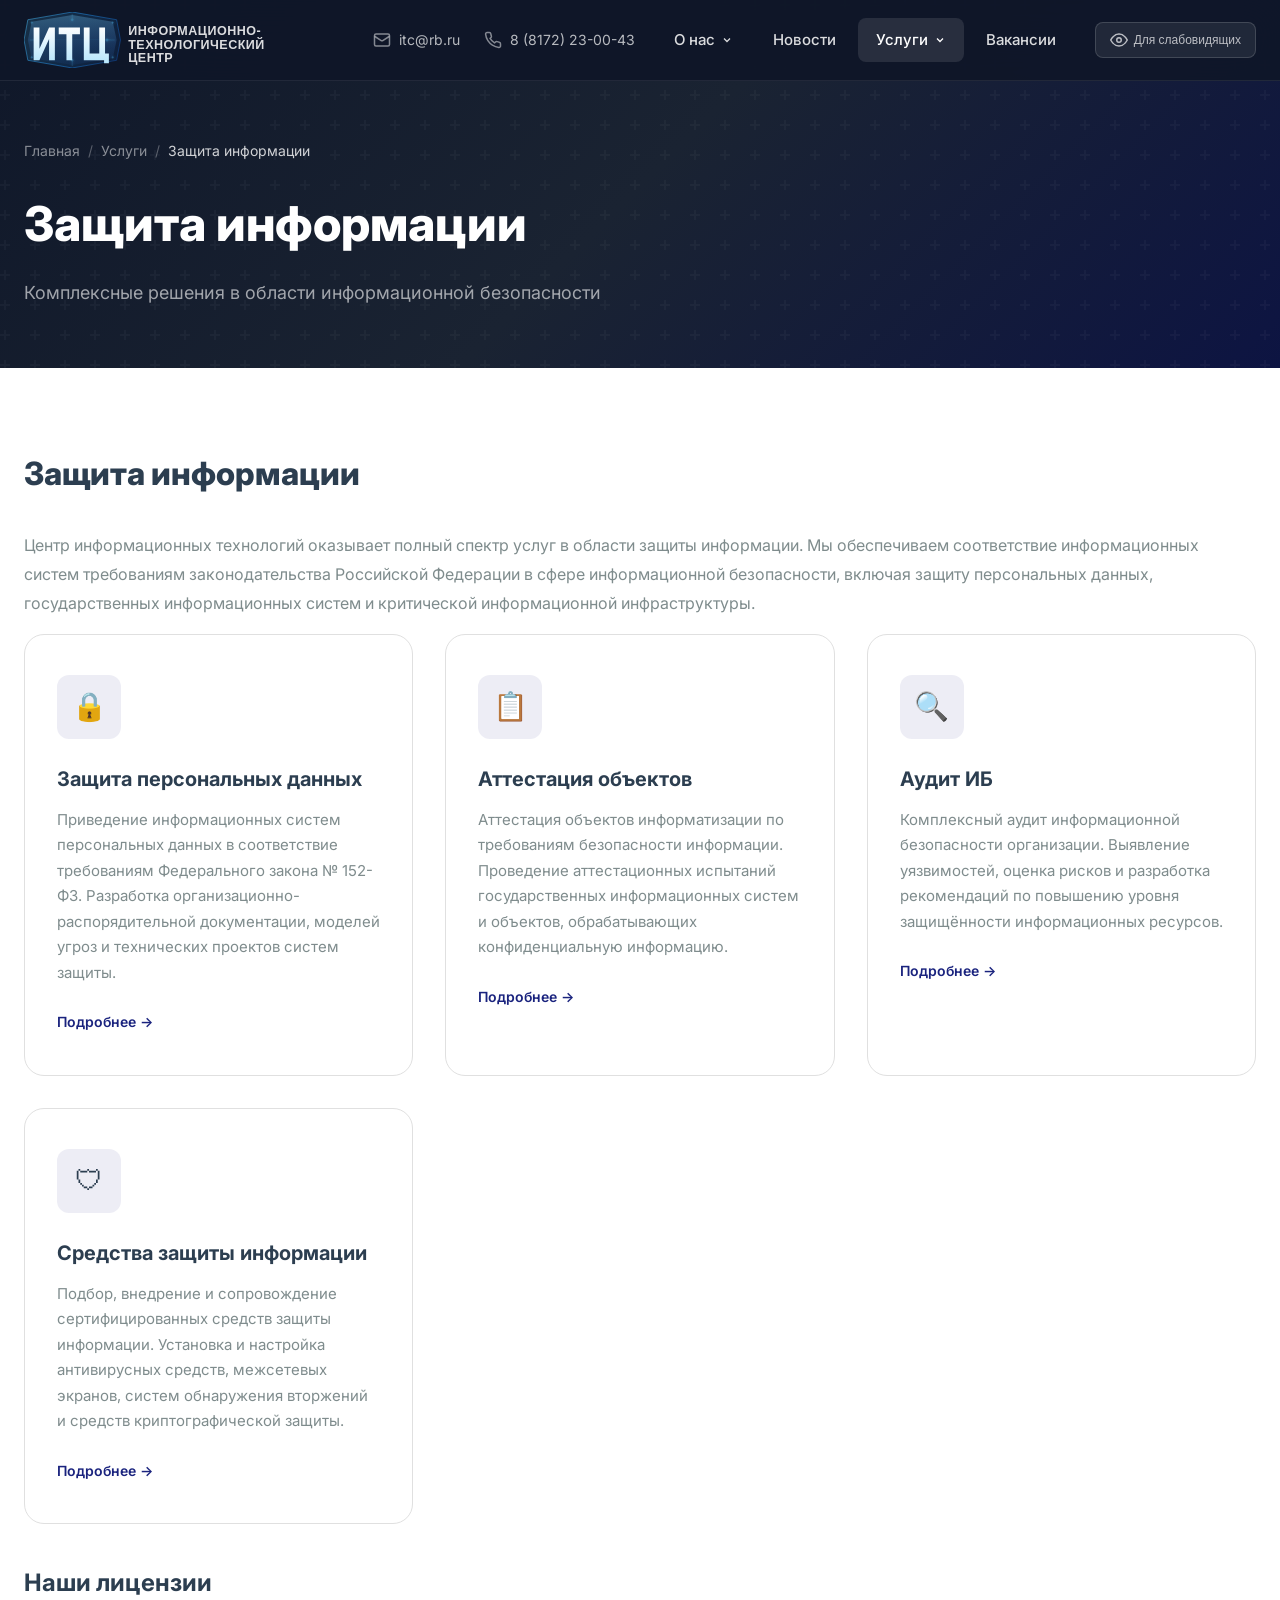
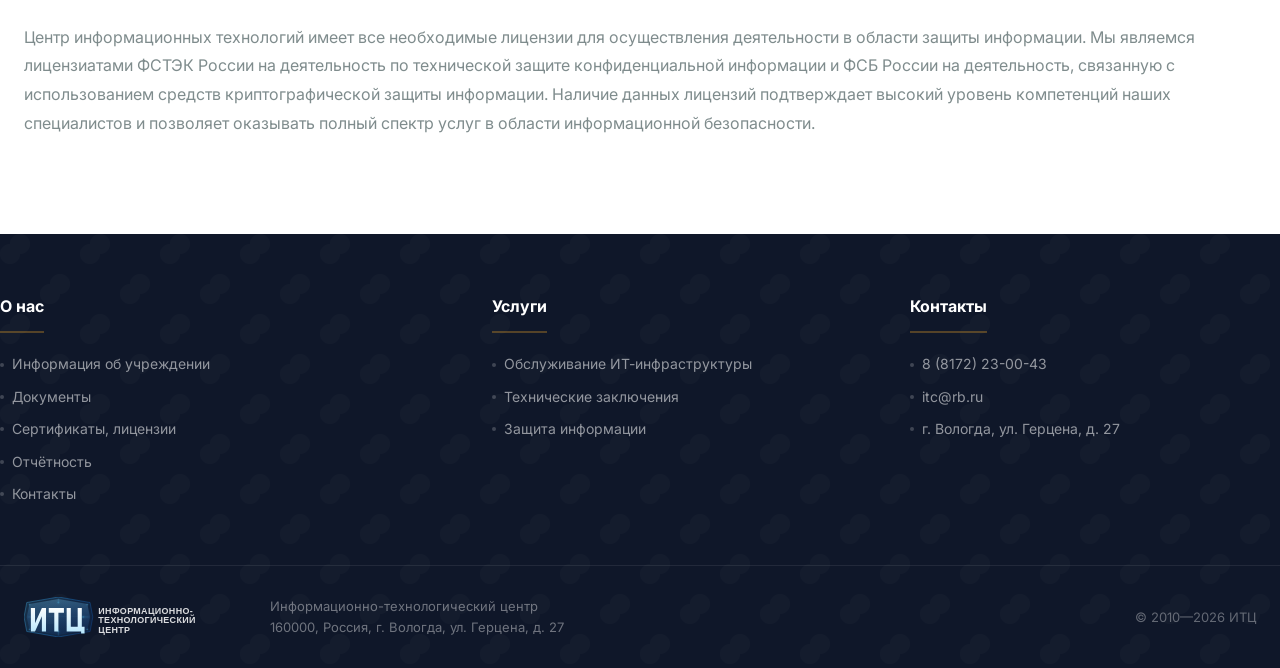
<file: pages/security.html>
<!DOCTYPE html>
<html lang="ru">
<head>
  <meta charset="UTF-8">
  <meta name="viewport" content="width=device-width, initial-scale=1.0">
  <title>Защита информации — ИТЦ</title>
  <link rel="preconnect" href="https://fonts.googleapis.com">
  <link rel="preconnect" href="https://fonts.gstatic.com" crossorigin>
  <link href="https://fonts.googleapis.com/css2?family=Inter:wght@400;500;600;700;800;900&display=swap" rel="stylesheet">
  <link rel="stylesheet" href="../css/style.css">
  <link rel="stylesheet" href="../css/accessibility.css">
</head>
<body>

<header class="header">
  <div class="container header-inner">
    <a href="../index.html" class="logo">
      <img src="../img/logo-white.svg" alt="ИТЦ" class="logo-svg">
    </a>
    <div class="header-contacts">
      <a href="mailto:itc@rb.ru" class="header-contact-item">
        <svg viewBox="0 0 24 24" fill="none" stroke="currentColor" stroke-width="2"><rect x="2" y="4" width="20" height="16" rx="2"/><path d="m22 7-8.97 5.7a1.94 1.94 0 0 1-2.06 0L2 7"/></svg>
        itc@rb.ru
      </a>
      <a href="tel:+78172230043" class="header-contact-item">
        <svg viewBox="0 0 24 24" fill="none" stroke="currentColor" stroke-width="2"><path d="M22 16.92v3a2 2 0 0 1-2.18 2 19.79 19.79 0 0 1-8.63-3.07 19.5 19.5 0 0 1-6-6 19.79 19.79 0 0 1-3.07-8.67A2 2 0 0 1 4.11 2h3a2 2 0 0 1 2 1.72c.127.96.361 1.903.7 2.81a2 2 0 0 1-.45 2.11L8.09 9.91a16 16 0 0 0 6 6l1.27-1.27a2 2 0 0 1 2.11-.45c.907.339 1.85.573 2.81.7A2 2 0 0 1 22 16.92z"/></svg>
        8 (8172) 23-00-43
      </a>
    </div>
    <nav class="nav">
      <ul class="nav-list">
        <li class="nav-item">
          <span class="nav-link">О нас <svg viewBox="0 0 24 24" fill="none" stroke="currentColor" stroke-width="2.5"><path d="m6 9 6 6 6-6"/></svg></span>
          <div class="dropdown">
            <a href="about.html">Информация об учреждении</a>
            <a href="documents.html">Документы</a>
            <a href="certificates.html">Сертификаты, лицензии</a>
            <a href="reports.html">Статистическая и бухгалтерская отчётность</a>
            <a href="sout.html">Специальная оценка условий труда</a>
            <a href="legal-help.html">Бесплатная юридическая помощь</a>
            <a href="honor.html">Доска почёта</a>
            <a href="contacts.html">Контакты</a>
          </div>
        </li>
        <li class="nav-item"><a href="news.html" class="nav-link">Новости</a></li>
        <li class="nav-item">
          <span class="nav-link active">Услуги <svg viewBox="0 0 24 24" fill="none" stroke="currentColor" stroke-width="2.5"><path d="m6 9 6 6 6-6"/></svg></span>
          <div class="dropdown">
            <a href="it-service.html">Обслуживание ИТ-инфраструктуры</a>
            <a href="expertise.html">Технические заключения</a>
            <a href="security.html">Защита информации</a>
          </div>
        </li>
        <li class="nav-item"><a href="vacancies.html" class="nav-link">Вакансии</a></li>
      </ul>
    </nav>
    <button class="accessibility-btn" id="accessibilityToggle">
      <svg viewBox="0 0 24 24" fill="none" stroke="currentColor" stroke-width="2"><path d="M1 12s4-8 11-8 11 8 11 8-4 8-11 8-11-8-11-8z"/><circle cx="12" cy="12" r="3"/></svg>
      Для слабовидящих
    </button>
    <button class="burger" aria-label="Меню"><span></span><span></span><span></span></button>
  </div>
</header>

<!-- ===== ACCESSIBILITY PANEL ===== -->
<div class="a11y-panel" id="a11yPanel">
  <div class="a11y-panel-inner">
    <div class="a11y-group">
      <span class="a11y-group-label">Шрифт:</span>
      <button class="a11y-btn active" data-a11y-font="normal">А</button>
      <button class="a11y-btn" data-a11y-font="medium">А+</button>
      <button class="a11y-btn" data-a11y-font="large">А++</button>
    </div>
    <div class="a11y-group">
      <span class="a11y-group-label">Цвет:</span>
      <button class="a11y-btn-color a11y-btn-color--normal active" data-a11y-color="normal" title="Обычная">Аа</button>
      <button class="a11y-btn-color a11y-btn-color--bw" data-a11y-color="bw" title="Чёрное на белом">Аа</button>
      <button class="a11y-btn-color a11y-btn-color--wb" data-a11y-color="wb" title="Белое на чёрном">Аа</button>
      <button class="a11y-btn-color a11y-btn-color--bc" data-a11y-color="bc" title="Синее на голубом">Аа</button>
    </div>
    <div class="a11y-group">
      <span class="a11y-group-label">Изображения:</span>
      <button class="a11y-btn active" data-a11y-images="on">Вкл</button>
      <button class="a11y-btn" data-a11y-images="off">Выкл</button>
    </div>
    <div class="a11y-group">
      <span class="a11y-group-label">Интервал:</span>
      <button class="a11y-btn active" data-a11y-spacing="normal">1</button>
      <button class="a11y-btn" data-a11y-spacing="medium">1.5</button>
      <button class="a11y-btn" data-a11y-spacing="large">2</button>
    </div>
    <button class="a11y-btn-reset" id="a11yReset">Сбросить</button>
  </div>
</div>


<section class="page-hero">
  <div class="container">
    <div class="breadcrumbs">
      <a href="../index.html">Главная</a> <span>/</span> <a href="#">Услуги</a> <span>/</span> <span class="current">Защита информации</span>
    </div>
    <h1 class="page-hero-title">Защита информации</h1>
    <p class="page-hero-desc">Комплексные решения в области информационной безопасности</p>
  </div>
</section>

<section class="page-content">
  <div class="container">
    <div class="content-area">
      <h1>Защита информации</h1>

      <p>Центр информационных технологий оказывает полный спектр услуг в области защиты информации. Мы обеспечиваем соответствие информационных систем требованиям законодательства Российской Федерации в сфере информационной безопасности, включая защиту персональных данных, государственных информационных систем и критической информационной инфраструктуры.</p>

      <div class="services-grid">
        <div class="service-card">
          <div class="service-icon">&#128274;</div>
          <div class="service-card-title">Защита персональных данных</div>
          <div class="service-card-desc">Приведение информационных систем персональных данных в соответствие требованиям Федерального закона № 152-ФЗ. Разработка организационно-распорядительной документации, моделей угроз и технических проектов систем защиты.</div>
          <a href="#" class="service-card-link">Подробнее &rarr;</a>
        </div>

        <div class="service-card">
          <div class="service-icon">&#128203;</div>
          <div class="service-card-title">Аттестация объектов</div>
          <div class="service-card-desc">Аттестация объектов информатизации по требованиям безопасности информации. Проведение аттестационных испытаний государственных информационных систем и объектов, обрабатывающих конфиденциальную информацию.</div>
          <a href="#" class="service-card-link">Подробнее &rarr;</a>
        </div>

        <div class="service-card">
          <div class="service-icon">&#128269;</div>
          <div class="service-card-title">Аудит ИБ</div>
          <div class="service-card-desc">Комплексный аудит информационной безопасности организации. Выявление уязвимостей, оценка рисков и разработка рекомендаций по повышению уровня защищённости информационных ресурсов.</div>
          <a href="#" class="service-card-link">Подробнее &rarr;</a>
        </div>

        <div class="service-card">
          <div class="service-icon">&#128737;</div>
          <div class="service-card-title">Средства защиты информации</div>
          <div class="service-card-desc">Подбор, внедрение и сопровождение сертифицированных средств защиты информации. Установка и настройка антивирусных средств, межсетевых экранов, систем обнаружения вторжений и средств криптографической защиты.</div>
          <a href="#" class="service-card-link">Подробнее &rarr;</a>
        </div>
      </div>

      <h2>Наши лицензии</h2>
      <p>Центр информационных технологий имеет все необходимые лицензии для осуществления деятельности в области защиты информации. Мы являемся лицензиатами ФСТЭК России на деятельность по технической защите конфиденциальной информации и ФСБ России на деятельность, связанную с использованием средств криптографической защиты информации. Наличие данных лицензий подтверждает высокий уровень компетенций наших специалистов и позволяет оказывать полный спектр услуг в области информационной безопасности.</p>
    </div>
  </div>
</section>

<footer class="footer">
  <div class="container footer-main">
    <div>
      <h3 class="footer-heading">О нас</h3>
      <div class="footer-links">
        <a href="about.html">Информация об учреждении</a>
        <a href="documents.html">Документы</a>
        <a href="certificates.html">Сертификаты, лицензии</a>
        <a href="reports.html">Отчётность</a>
        <a href="contacts.html">Контакты</a>
      </div>
    </div>
    <div>
      <h3 class="footer-heading">Услуги</h3>
      <div class="footer-links">
        <a href="it-service.html">Обслуживание ИТ-инфраструктуры</a>
        <a href="expertise.html">Технические заключения</a>
        <a href="security.html">Защита информации</a>
      </div>
    </div>
    <div>
      <h3 class="footer-heading">Контакты</h3>
      <div class="footer-links">
        <a href="tel:+78172230043">8 (8172) 23-00-43</a>
        <a href="mailto:itc@rb.ru">itc@rb.ru</a>
        <a href="#">г. Вологда, ул. Герцена, д. 27</a>
      </div>
    </div>
  </div>
  <div class="footer-bottom">
    <div class="container footer-bottom-inner">
      <div class="footer-logo">
        <img src="../img/logo-white.svg" alt="ИТЦ" class="footer-logo-svg">
        <div class="footer-info">Информационно-технологический центр<br>160000, Россия, г. Вологда, ул. Герцена, д. 27</div>
      </div>
      <div class="footer-copyright">&copy; 2010&mdash;2026 ИТЦ</div>
    </div>
  </div>
</footer>

<script src="../js/main.js"></script>
<script src="../js/accessibility.js"></script>
</body>
</html>
</file>
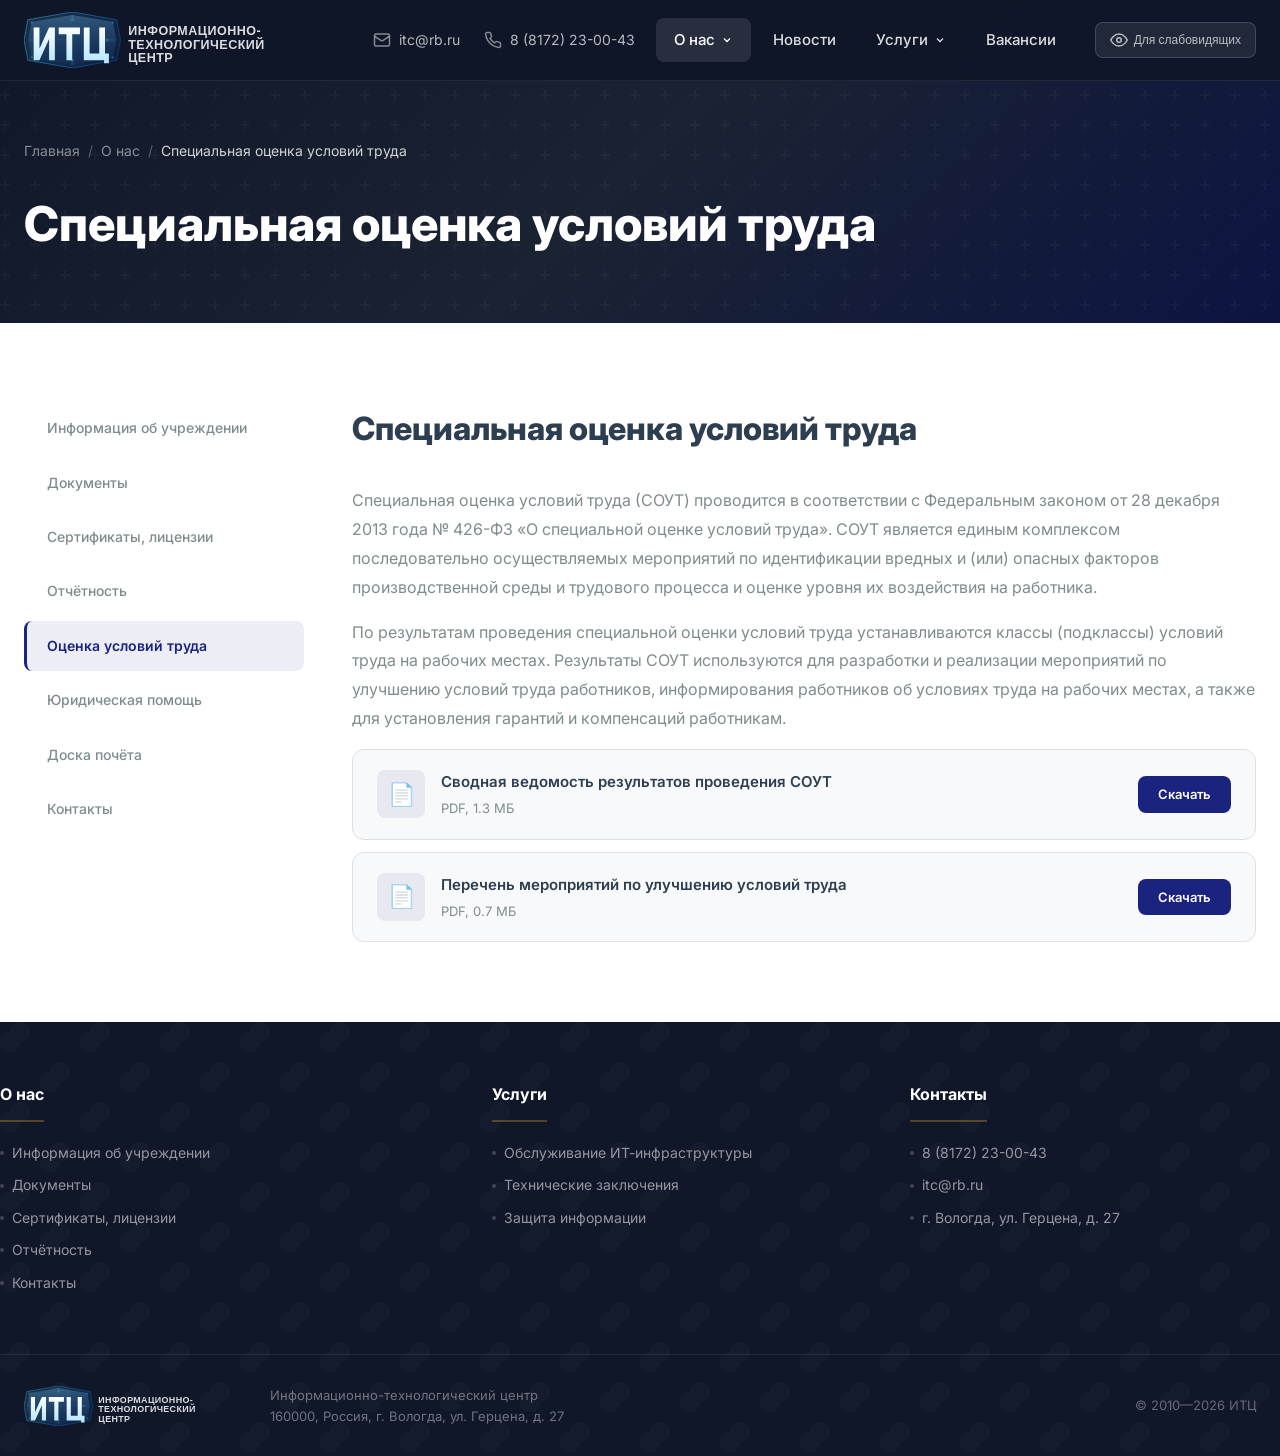
<file: pages/sout.html>
<!DOCTYPE html>
<html lang="ru">
<head>
  <meta charset="UTF-8">
  <meta name="viewport" content="width=device-width, initial-scale=1.0">
  <title>Специальная оценка условий труда — ИТЦ</title>
  <link rel="preconnect" href="https://fonts.googleapis.com">
  <link rel="preconnect" href="https://fonts.gstatic.com" crossorigin>
  <link href="https://fonts.googleapis.com/css2?family=Inter:wght@400;500;600;700;800;900&display=swap" rel="stylesheet">
  <link rel="stylesheet" href="../css/style.css">
  <link rel="stylesheet" href="../css/accessibility.css">
</head>
<body>

<header class="header">
  <div class="container header-inner">
    <a href="../index.html" class="logo">
      <img src="../img/logo-white.svg" alt="ИТЦ" class="logo-svg">
    </a>
    <div class="header-contacts">
      <a href="mailto:itc@rb.ru" class="header-contact-item">
        <svg viewBox="0 0 24 24" fill="none" stroke="currentColor" stroke-width="2"><rect x="2" y="4" width="20" height="16" rx="2"/><path d="m22 7-8.97 5.7a1.94 1.94 0 0 1-2.06 0L2 7"/></svg>
        itc@rb.ru
      </a>
      <a href="tel:+78172230043" class="header-contact-item">
        <svg viewBox="0 0 24 24" fill="none" stroke="currentColor" stroke-width="2"><path d="M22 16.92v3a2 2 0 0 1-2.18 2 19.79 19.79 0 0 1-8.63-3.07 19.5 19.5 0 0 1-6-6 19.79 19.79 0 0 1-3.07-8.67A2 2 0 0 1 4.11 2h3a2 2 0 0 1 2 1.72c.127.96.361 1.903.7 2.81a2 2 0 0 1-.45 2.11L8.09 9.91a16 16 0 0 0 6 6l1.27-1.27a2 2 0 0 1 2.11-.45c.907.339 1.85.573 2.81.7A2 2 0 0 1 22 16.92z"/></svg>
        8 (8172) 23-00-43
      </a>
    </div>
    <nav class="nav">
      <ul class="nav-list">
        <li class="nav-item">
          <span class="nav-link active">О нас <svg viewBox="0 0 24 24" fill="none" stroke="currentColor" stroke-width="2.5"><path d="m6 9 6 6 6-6"/></svg></span>
          <div class="dropdown">
            <a href="about.html">Информация об учреждении</a>
            <a href="documents.html">Документы</a>
            <a href="certificates.html">Сертификаты, лицензии</a>
            <a href="reports.html">Статистическая и бухгалтерская отчётность</a>
            <a href="sout.html">Специальная оценка условий труда</a>
            <a href="legal-help.html">Бесплатная юридическая помощь</a>
            <a href="honor.html">Доска почёта</a>
            <a href="contacts.html">Контакты</a>
          </div>
        </li>
        <li class="nav-item"><a href="news.html" class="nav-link">Новости</a></li>
        <li class="nav-item">
          <span class="nav-link">Услуги <svg viewBox="0 0 24 24" fill="none" stroke="currentColor" stroke-width="2.5"><path d="m6 9 6 6 6-6"/></svg></span>
          <div class="dropdown">
            <a href="it-service.html">Обслуживание ИТ-инфраструктуры</a>
            <a href="expertise.html">Технические заключения</a>
            <a href="security.html">Защита информации</a>
          </div>
        </li>
        <li class="nav-item"><a href="vacancies.html" class="nav-link">Вакансии</a></li>
      </ul>
    </nav>
    <button class="accessibility-btn" id="accessibilityToggle">
      <svg viewBox="0 0 24 24" fill="none" stroke="currentColor" stroke-width="2"><path d="M1 12s4-8 11-8 11 8 11 8-4 8-11 8-11-8-11-8z"/><circle cx="12" cy="12" r="3"/></svg>
      Для слабовидящих
    </button>
    <button class="burger" aria-label="Меню"><span></span><span></span><span></span></button>
  </div>
</header>

<!-- ===== ACCESSIBILITY PANEL ===== -->
<div class="a11y-panel" id="a11yPanel">
  <div class="a11y-panel-inner">
    <div class="a11y-group">
      <span class="a11y-group-label">Шрифт:</span>
      <button class="a11y-btn active" data-a11y-font="normal">А</button>
      <button class="a11y-btn" data-a11y-font="medium">А+</button>
      <button class="a11y-btn" data-a11y-font="large">А++</button>
    </div>
    <div class="a11y-group">
      <span class="a11y-group-label">Цвет:</span>
      <button class="a11y-btn-color a11y-btn-color--normal active" data-a11y-color="normal" title="Обычная">Аа</button>
      <button class="a11y-btn-color a11y-btn-color--bw" data-a11y-color="bw" title="Чёрное на белом">Аа</button>
      <button class="a11y-btn-color a11y-btn-color--wb" data-a11y-color="wb" title="Белое на чёрном">Аа</button>
      <button class="a11y-btn-color a11y-btn-color--bc" data-a11y-color="bc" title="Синее на голубом">Аа</button>
    </div>
    <div class="a11y-group">
      <span class="a11y-group-label">Изображения:</span>
      <button class="a11y-btn active" data-a11y-images="on">Вкл</button>
      <button class="a11y-btn" data-a11y-images="off">Выкл</button>
    </div>
    <div class="a11y-group">
      <span class="a11y-group-label">Интервал:</span>
      <button class="a11y-btn active" data-a11y-spacing="normal">1</button>
      <button class="a11y-btn" data-a11y-spacing="medium">1.5</button>
      <button class="a11y-btn" data-a11y-spacing="large">2</button>
    </div>
    <button class="a11y-btn-reset" id="a11yReset">Сбросить</button>
  </div>
</div>


<section class="page-hero">
  <div class="container">
    <div class="breadcrumbs">
      <a href="../index.html">Главная</a> <span>/</span> <a href="#">О нас</a> <span>/</span> <span class="current">Специальная оценка условий труда</span>
    </div>
    <h1 class="page-hero-title">Специальная оценка условий труда</h1>
  </div>
</section>

<section class="page-content">
  <div class="container page-content-grid">
    <aside class="sidebar">
      <nav class="sidebar-nav">
        <a href="about.html" class="sidebar-link">Информация об учреждении</a>
        <a href="documents.html" class="sidebar-link">Документы</a>
        <a href="certificates.html" class="sidebar-link">Сертификаты, лицензии</a>
        <a href="reports.html" class="sidebar-link">Отчётность</a>
        <a href="sout.html" class="sidebar-link active">Оценка условий труда</a>
        <a href="legal-help.html" class="sidebar-link">Юридическая помощь</a>
        <a href="honor.html" class="sidebar-link">Доска почёта</a>
        <a href="contacts.html" class="sidebar-link">Контакты</a>
      </nav>
    </aside>

    <div class="content-area">
      <h1>Специальная оценка условий труда</h1>

      <p>Специальная оценка условий труда (СОУТ) проводится в соответствии с Федеральным законом от 28 декабря 2013 года № 426-ФЗ «О специальной оценке условий труда». СОУТ является единым комплексом последовательно осуществляемых мероприятий по идентификации вредных и (или) опасных факторов производственной среды и трудового процесса и оценке уровня их воздействия на работника.</p>

      <p>По результатам проведения специальной оценки условий труда устанавливаются классы (подклассы) условий труда на рабочих местах. Результаты СОУТ используются для разработки и реализации мероприятий по улучшению условий труда работников, информирования работников об условиях труда на рабочих местах, а также для установления гарантий и компенсаций работникам.</p>

      <div class="doc-list">
        <div class="doc-item">
          <div class="doc-icon">&#128196;</div>
          <div class="doc-info">
            <div class="doc-title">Сводная ведомость результатов проведения СОУТ</div>
            <div class="doc-meta">PDF, 1.3 МБ</div>
          </div>
          <a href="#" class="doc-download">Скачать</a>
        </div>
        <div class="doc-item">
          <div class="doc-icon">&#128196;</div>
          <div class="doc-info">
            <div class="doc-title">Перечень мероприятий по улучшению условий труда</div>
            <div class="doc-meta">PDF, 0.7 МБ</div>
          </div>
          <a href="#" class="doc-download">Скачать</a>
        </div>
      </div>
    </div>
  </div>
</section>

<footer class="footer">
  <div class="container footer-main">
    <div>
      <h3 class="footer-heading">О нас</h3>
      <div class="footer-links">
        <a href="about.html">Информация об учреждении</a>
        <a href="documents.html">Документы</a>
        <a href="certificates.html">Сертификаты, лицензии</a>
        <a href="reports.html">Отчётность</a>
        <a href="contacts.html">Контакты</a>
      </div>
    </div>
    <div>
      <h3 class="footer-heading">Услуги</h3>
      <div class="footer-links">
        <a href="it-service.html">Обслуживание ИТ-инфраструктуры</a>
        <a href="expertise.html">Технические заключения</a>
        <a href="security.html">Защита информации</a>
      </div>
    </div>
    <div>
      <h3 class="footer-heading">Контакты</h3>
      <div class="footer-links">
        <a href="tel:+78172230043">8 (8172) 23-00-43</a>
        <a href="mailto:itc@rb.ru">itc@rb.ru</a>
        <a href="#">г. Вологда, ул. Герцена, д. 27</a>
      </div>
    </div>
  </div>
  <div class="footer-bottom">
    <div class="container footer-bottom-inner">
      <div class="footer-logo">
        <img src="../img/logo-white.svg" alt="ИТЦ" class="footer-logo-svg">
        <div class="footer-info">Информационно-технологический центр<br>160000, Россия, г. Вологда, ул. Герцена, д. 27</div>
      </div>
      <div class="footer-copyright">&copy; 2010&mdash;2026 ИТЦ</div>
    </div>
  </div>
</footer>

<script src="../js/main.js"></script>
<script src="../js/accessibility.js"></script>
</body>
</html>
</file>
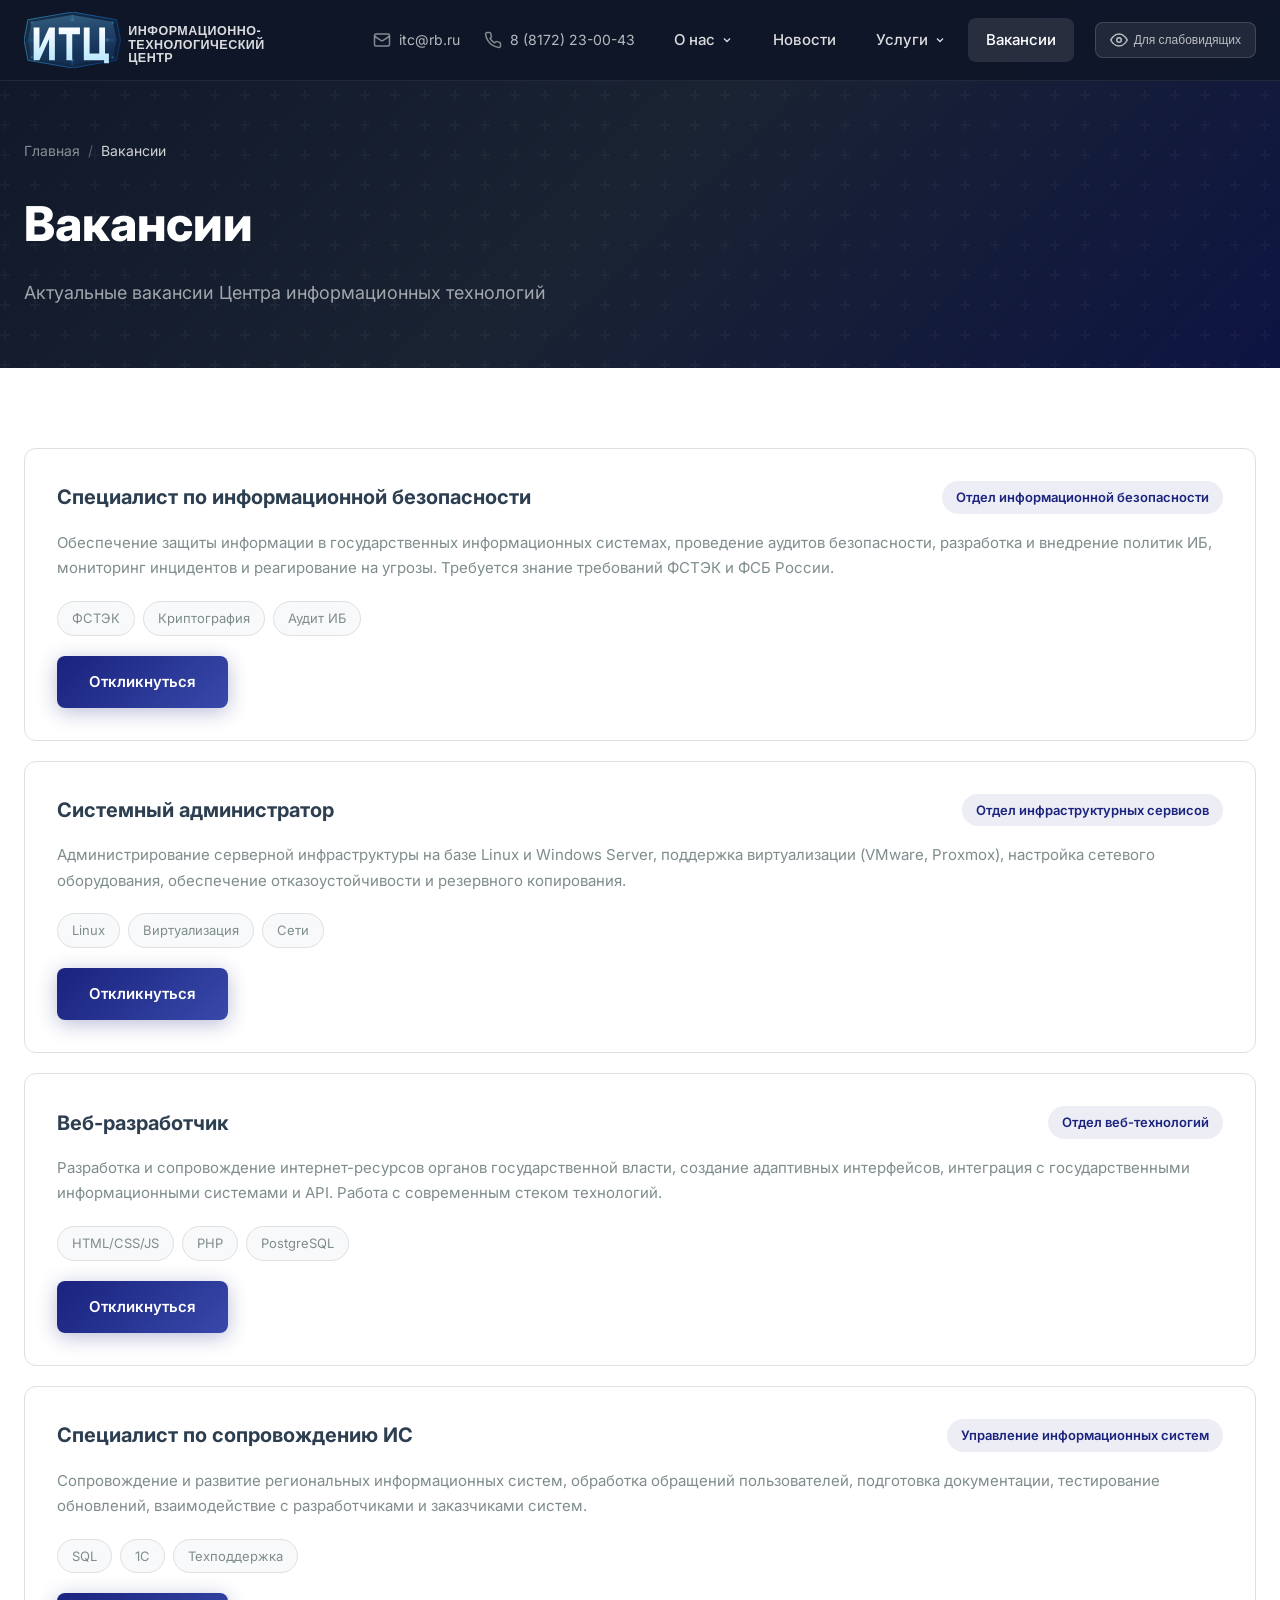
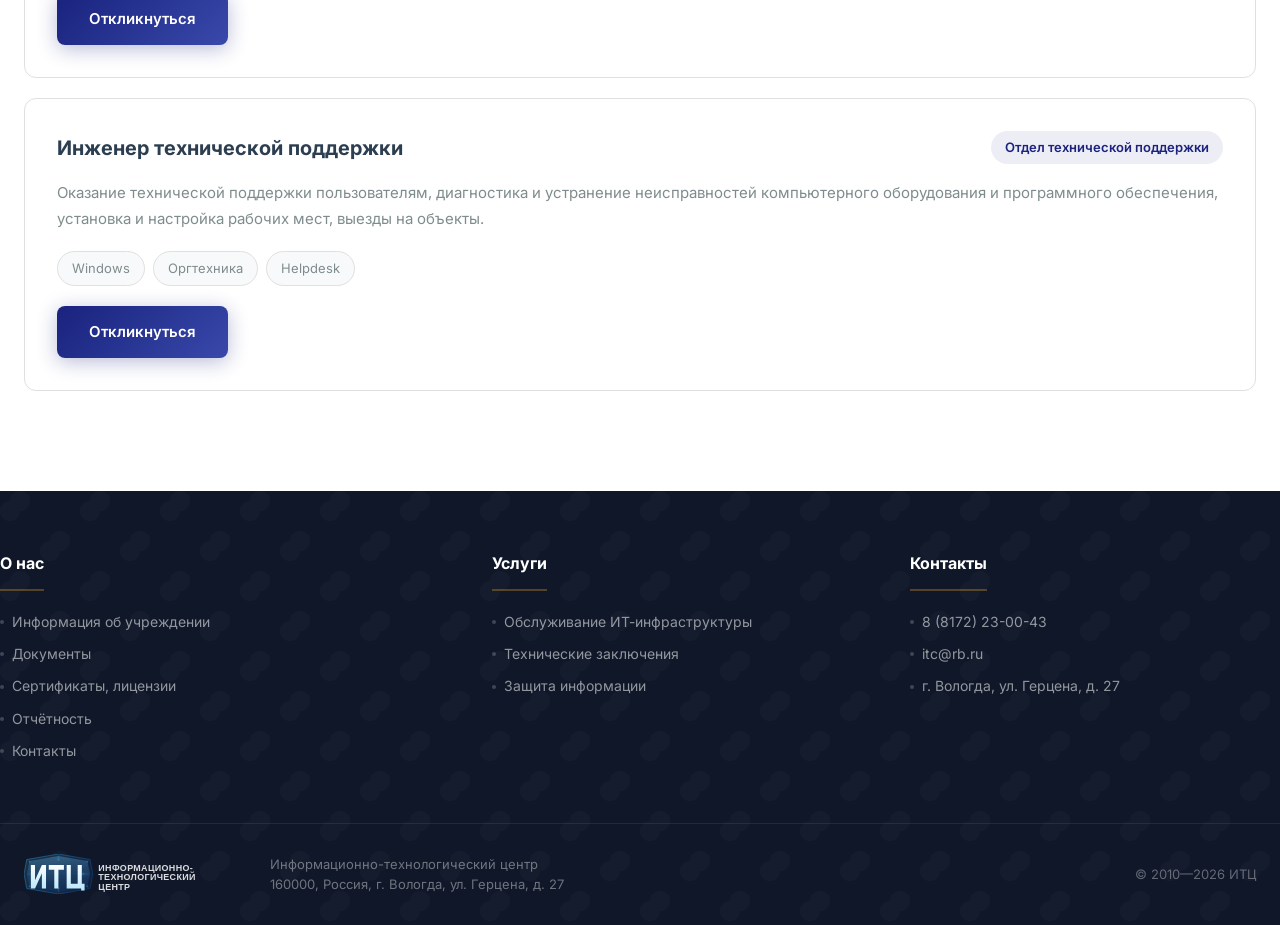
<file: pages/vacancies.html>
<!DOCTYPE html>
<html lang="ru">
<head>
  <meta charset="UTF-8">
  <meta name="viewport" content="width=device-width, initial-scale=1.0">
  <title>Вакансии — ИТЦ</title>
  <link rel="preconnect" href="https://fonts.googleapis.com">
  <link rel="preconnect" href="https://fonts.gstatic.com" crossorigin>
  <link href="https://fonts.googleapis.com/css2?family=Inter:wght@400;500;600;700;800;900&display=swap" rel="stylesheet">
  <link rel="stylesheet" href="../css/style.css">
  <link rel="stylesheet" href="../css/accessibility.css">
</head>
<body>

<header class="header">
  <div class="container header-inner">
    <a href="../index.html" class="logo">
      <img src="../img/logo-white.svg" alt="ИТЦ" class="logo-svg">
    </a>
    <div class="header-contacts">
      <a href="mailto:itc@rb.ru" class="header-contact-item">
        <svg viewBox="0 0 24 24" fill="none" stroke="currentColor" stroke-width="2"><rect x="2" y="4" width="20" height="16" rx="2"/><path d="m22 7-8.97 5.7a1.94 1.94 0 0 1-2.06 0L2 7"/></svg>
        itc@rb.ru
      </a>
      <a href="tel:+78172230043" class="header-contact-item">
        <svg viewBox="0 0 24 24" fill="none" stroke="currentColor" stroke-width="2"><path d="M22 16.92v3a2 2 0 0 1-2.18 2 19.79 19.79 0 0 1-8.63-3.07 19.5 19.5 0 0 1-6-6 19.79 19.79 0 0 1-3.07-8.67A2 2 0 0 1 4.11 2h3a2 2 0 0 1 2 1.72c.127.96.361 1.903.7 2.81a2 2 0 0 1-.45 2.11L8.09 9.91a16 16 0 0 0 6 6l1.27-1.27a2 2 0 0 1 2.11-.45c.907.339 1.85.573 2.81.7A2 2 0 0 1 22 16.92z"/></svg>
        8 (8172) 23-00-43
      </a>
    </div>
    <nav class="nav">
      <ul class="nav-list">
        <li class="nav-item">
          <span class="nav-link">О нас <svg viewBox="0 0 24 24" fill="none" stroke="currentColor" stroke-width="2.5"><path d="m6 9 6 6 6-6"/></svg></span>
          <div class="dropdown">
            <a href="about.html">Информация об учреждении</a>
            <a href="documents.html">Документы</a>
            <a href="certificates.html">Сертификаты, лицензии</a>
            <a href="reports.html">Статистическая и бухгалтерская отчётность</a>
            <a href="sout.html">Специальная оценка условий труда</a>
            <a href="legal-help.html">Бесплатная юридическая помощь</a>
            <a href="honor.html">Доска почёта</a>
            <a href="contacts.html">Контакты</a>
          </div>
        </li>
        <li class="nav-item"><a href="news.html" class="nav-link">Новости</a></li>
        <li class="nav-item">
          <span class="nav-link">Услуги <svg viewBox="0 0 24 24" fill="none" stroke="currentColor" stroke-width="2.5"><path d="m6 9 6 6 6-6"/></svg></span>
          <div class="dropdown">
            <a href="it-service.html">Обслуживание ИТ-инфраструктуры</a>
            <a href="expertise.html">Технические заключения</a>
            <a href="security.html">Защита информации</a>
          </div>
        </li>
        <li class="nav-item"><a href="vacancies.html" class="nav-link active">Вакансии</a></li>
      </ul>
    </nav>
    <button class="accessibility-btn" id="accessibilityToggle">
      <svg viewBox="0 0 24 24" fill="none" stroke="currentColor" stroke-width="2"><path d="M1 12s4-8 11-8 11 8 11 8-4 8-11 8-11-8-11-8z"/><circle cx="12" cy="12" r="3"/></svg>
      Для слабовидящих
    </button>
    <button class="burger" aria-label="Меню"><span></span><span></span><span></span></button>
  </div>
</header>

<!-- ===== ACCESSIBILITY PANEL ===== -->
<div class="a11y-panel" id="a11yPanel">
  <div class="a11y-panel-inner">
    <div class="a11y-group">
      <span class="a11y-group-label">Шрифт:</span>
      <button class="a11y-btn active" data-a11y-font="normal">А</button>
      <button class="a11y-btn" data-a11y-font="medium">А+</button>
      <button class="a11y-btn" data-a11y-font="large">А++</button>
    </div>
    <div class="a11y-group">
      <span class="a11y-group-label">Цвет:</span>
      <button class="a11y-btn-color a11y-btn-color--normal active" data-a11y-color="normal" title="Обычная">Аа</button>
      <button class="a11y-btn-color a11y-btn-color--bw" data-a11y-color="bw" title="Чёрное на белом">Аа</button>
      <button class="a11y-btn-color a11y-btn-color--wb" data-a11y-color="wb" title="Белое на чёрном">Аа</button>
      <button class="a11y-btn-color a11y-btn-color--bc" data-a11y-color="bc" title="Синее на голубом">Аа</button>
    </div>
    <div class="a11y-group">
      <span class="a11y-group-label">Изображения:</span>
      <button class="a11y-btn active" data-a11y-images="on">Вкл</button>
      <button class="a11y-btn" data-a11y-images="off">Выкл</button>
    </div>
    <div class="a11y-group">
      <span class="a11y-group-label">Интервал:</span>
      <button class="a11y-btn active" data-a11y-spacing="normal">1</button>
      <button class="a11y-btn" data-a11y-spacing="medium">1.5</button>
      <button class="a11y-btn" data-a11y-spacing="large">2</button>
    </div>
    <button class="a11y-btn-reset" id="a11yReset">Сбросить</button>
  </div>
</div>


<section class="page-hero">
  <div class="container">
    <div class="breadcrumbs">
      <a href="../index.html">Главная</a> <span>/</span> <span class="current">Вакансии</span>
    </div>
    <h1 class="page-hero-title">Вакансии</h1>
    <p class="page-hero-desc">Актуальные вакансии Центра информационных технологий</p>
  </div>
</section>

<section class="page-content">
  <div class="container">

    <div class="vacancy-card">
      <div class="vacancy-header">
        <h3 class="vacancy-title">Специалист по информационной безопасности</h3>
        <span class="vacancy-dept">Отдел информационной безопасности</span>
      </div>
      <p class="vacancy-desc">Обеспечение защиты информации в государственных информационных системах, проведение аудитов безопасности, разработка и внедрение политик ИБ, мониторинг инцидентов и реагирование на угрозы. Требуется знание требований ФСТЭК и ФСБ России.</p>
      <div class="vacancy-tags">
        <span class="vacancy-tag">ФСТЭК</span>
        <span class="vacancy-tag">Криптография</span>
        <span class="vacancy-tag">Аудит ИБ</span>
      </div>
      <a href="#" class="btn btn-dark">Откликнуться</a>
    </div>

    <div class="vacancy-card">
      <div class="vacancy-header">
        <h3 class="vacancy-title">Системный администратор</h3>
        <span class="vacancy-dept">Отдел инфраструктурных сервисов</span>
      </div>
      <p class="vacancy-desc">Администрирование серверной инфраструктуры на базе Linux и Windows Server, поддержка виртуализации (VMware, Proxmox), настройка сетевого оборудования, обеспечение отказоустойчивости и резервного копирования.</p>
      <div class="vacancy-tags">
        <span class="vacancy-tag">Linux</span>
        <span class="vacancy-tag">Виртуализация</span>
        <span class="vacancy-tag">Сети</span>
      </div>
      <a href="#" class="btn btn-dark">Откликнуться</a>
    </div>

    <div class="vacancy-card">
      <div class="vacancy-header">
        <h3 class="vacancy-title">Веб-разработчик</h3>
        <span class="vacancy-dept">Отдел веб-технологий</span>
      </div>
      <p class="vacancy-desc">Разработка и сопровождение интернет-ресурсов органов государственной власти, создание адаптивных интерфейсов, интеграция с государственными информационными системами и API. Работа с современным стеком технологий.</p>
      <div class="vacancy-tags">
        <span class="vacancy-tag">HTML/CSS/JS</span>
        <span class="vacancy-tag">PHP</span>
        <span class="vacancy-tag">PostgreSQL</span>
      </div>
      <a href="#" class="btn btn-dark">Откликнуться</a>
    </div>

    <div class="vacancy-card">
      <div class="vacancy-header">
        <h3 class="vacancy-title">Специалист по сопровождению ИС</h3>
        <span class="vacancy-dept">Управление информационных систем</span>
      </div>
      <p class="vacancy-desc">Сопровождение и развитие региональных информационных систем, обработка обращений пользователей, подготовка документации, тестирование обновлений, взаимодействие с разработчиками и заказчиками систем.</p>
      <div class="vacancy-tags">
        <span class="vacancy-tag">SQL</span>
        <span class="vacancy-tag">1С</span>
        <span class="vacancy-tag">Техподдержка</span>
      </div>
      <a href="#" class="btn btn-dark">Откликнуться</a>
    </div>

    <div class="vacancy-card">
      <div class="vacancy-header">
        <h3 class="vacancy-title">Инженер технической поддержки</h3>
        <span class="vacancy-dept">Отдел технической поддержки</span>
      </div>
      <p class="vacancy-desc">Оказание технической поддержки пользователям, диагностика и устранение неисправностей компьютерного оборудования и программного обеспечения, установка и настройка рабочих мест, выезды на объекты.</p>
      <div class="vacancy-tags">
        <span class="vacancy-tag">Windows</span>
        <span class="vacancy-tag">Оргтехника</span>
        <span class="vacancy-tag">Helpdesk</span>
      </div>
      <a href="#" class="btn btn-dark">Откликнуться</a>
    </div>

  </div>
</section>

<footer class="footer">
  <div class="container footer-main">
    <div>
      <h3 class="footer-heading">О нас</h3>
      <div class="footer-links">
        <a href="about.html">Информация об учреждении</a>
        <a href="documents.html">Документы</a>
        <a href="certificates.html">Сертификаты, лицензии</a>
        <a href="reports.html">Отчётность</a>
        <a href="contacts.html">Контакты</a>
      </div>
    </div>
    <div>
      <h3 class="footer-heading">Услуги</h3>
      <div class="footer-links">
        <a href="it-service.html">Обслуживание ИТ-инфраструктуры</a>
        <a href="expertise.html">Технические заключения</a>
        <a href="security.html">Защита информации</a>
      </div>
    </div>
    <div>
      <h3 class="footer-heading">Контакты</h3>
      <div class="footer-links">
        <a href="tel:+78172230043">8 (8172) 23-00-43</a>
        <a href="mailto:itc@rb.ru">itc@rb.ru</a>
        <a href="#">г. Вологда, ул. Герцена, д. 27</a>
      </div>
    </div>
  </div>
  <div class="footer-bottom">
    <div class="container footer-bottom-inner">
      <div class="footer-logo">
        <img src="../img/logo-white.svg" alt="ИТЦ" class="footer-logo-svg">
        <div class="footer-info">Информационно-технологический центр<br>160000, Россия, г. Вологда, ул. Герцена, д. 27</div>
      </div>
      <div class="footer-copyright">&copy; 2010&mdash;2026 ИТЦ</div>
    </div>
  </div>
</footer>

<script src="../js/main.js"></script>
<script src="../js/accessibility.js"></script>
</body>
</html>
</file>
<file: css/style.css>
/* ===== RESET & BASE ===== */
*, *::before, *::after {
  margin: 0;
  padding: 0;
  box-sizing: border-box;
}

:root {
  --primary: #1a237e;
  --primary-light: #3949ab;
  --primary-dark: #0d1442;
  --accent: #f9a825;
  --accent-light: #fdd835;
  --accent-dark: #f57f17;
  --text: #2c3e50;
  --text-light: #7f8c8d;
  --bg: #ffffff;
  --bg-light: #f8f9fa;
  --bg-dark: #0f1729;
  --bg-card: #ffffff;
  --border: #e0e0e0;
  --success: #27ae60;
  --gradient-primary: linear-gradient(135deg, #1a237e 0%, #283593 50%, #3949ab 100%);
  --gradient-accent: linear-gradient(135deg, #f9a825 0%, #fdd835 100%);
  --gradient-dark: linear-gradient(135deg, #0f1729 0%, #1a2332 50%, #0d1442 100%);
  --shadow-sm: 0 2px 8px rgba(0,0,0,0.08);
  --shadow-md: 0 4px 20px rgba(0,0,0,0.12);
  --shadow-lg: 0 8px 40px rgba(0,0,0,0.16);
  --shadow-xl: 0 20px 60px rgba(0,0,0,0.2);
  --radius-sm: 8px;
  --radius-md: 12px;
  --radius-lg: 20px;
  --radius-xl: 28px;
  --transition: 0.3s cubic-bezier(0.4, 0, 0.2, 1);
  --font: 'Inter', -apple-system, BlinkMacSystemFont, 'Segoe UI', sans-serif;
}

html {
  scroll-behavior: smooth;
  font-size: 16px;
}

body {
  font-family: var(--font);
  color: var(--text);
  background: var(--bg);
  line-height: 1.6;
  overflow-x: hidden;
  -webkit-font-smoothing: antialiased;
}

a {
  text-decoration: none;
  color: inherit;
  transition: var(--transition);
}

ul, ol { list-style: none; }

img {
  max-width: 100%;
  height: auto;
  display: block;
}

.container {
  max-width: 1280px;
  margin: 0 auto;
  padding: 0 24px;
}

/* ===== HEADER ===== */
.header {
  position: fixed;
  top: 0;
  left: 0;
  right: 0;
  z-index: 1000;
  background: rgba(15, 23, 41, 0.95);
  backdrop-filter: blur(20px);
  -webkit-backdrop-filter: blur(20px);
  border-bottom: 1px solid rgba(255,255,255,0.08);
  transition: var(--transition);
}

.header.scrolled {
  background: rgba(15, 23, 41, 0.98);
  box-shadow: 0 4px 30px rgba(0,0,0,0.3);
}

.header-inner {
  display: flex;
  align-items: center;
  justify-content: space-between;
  height: 80px;
}

.logo {
  display: flex;
  align-items: center;
  gap: 0;
  text-decoration: none;
  flex-shrink: 0;
}

.logo-svg {
  height: 56px;
  width: auto;
  display: block;
}

.logo-text {
  display: none;
}

.header-contacts {
  display: flex;
  align-items: center;
  gap: 24px;
}

.header-contact-item {
  display: flex;
  align-items: center;
  gap: 8px;
  color: rgba(255,255,255,0.7);
  font-size: 14px;
  transition: var(--transition);
  white-space: nowrap;
}

.header-contact-item:hover {
  color: var(--accent);
}

.header-contact-item svg {
  width: 18px;
  height: 18px;
  opacity: 0.7;
}

/* Navigation */
.nav { display: flex; align-items: center; }

.nav-list {
  display: flex;
  align-items: center;
  gap: 4px;
}

.nav-item { position: relative; }

.nav-link {
  display: flex;
  align-items: center;
  gap: 6px;
  padding: 10px 18px;
  color: rgba(255,255,255,0.85);
  font-size: 15px;
  font-weight: 500;
  border-radius: var(--radius-sm);
  transition: var(--transition);
  cursor: pointer;
  white-space: nowrap;
}

.nav-link:hover,
.nav-link.active {
  color: #fff;
  background: rgba(255,255,255,0.1);
}

.nav-link svg {
  width: 12px;
  height: 12px;
  transition: transform 0.3s;
}

.nav-item:hover .nav-link svg {
  transform: rotate(180deg);
}

/* Dropdown */
.dropdown {
  position: absolute;
  top: calc(100% + 8px);
  left: 0;
  min-width: 320px;
  background: #fff;
  border-radius: var(--radius-md);
  box-shadow: var(--shadow-xl);
  opacity: 0;
  visibility: hidden;
  transform: translateY(-10px);
  transition: all 0.3s cubic-bezier(0.4, 0, 0.2, 1);
  padding: 8px;
  border: 1px solid rgba(0,0,0,0.06);
}

.nav-item:hover .dropdown {
  opacity: 1;
  visibility: visible;
  transform: translateY(0);
}

.dropdown a {
  display: flex;
  align-items: center;
  gap: 12px;
  padding: 12px 16px;
  color: var(--text);
  font-size: 14px;
  font-weight: 450;
  border-radius: var(--radius-sm);
  transition: var(--transition);
}

.dropdown a:hover {
  background: var(--bg-light);
  color: var(--primary);
  transform: translateX(4px);
}

.dropdown a svg {
  width: 20px;
  height: 20px;
  color: var(--primary-light);
  opacity: 0.6;
  flex-shrink: 0;
}

/* Accessibility Button */
.accessibility-btn {
  display: flex;
  align-items: center;
  gap: 6px;
  padding: 8px 14px;
  background: rgba(255,255,255,0.08);
  border: 1px solid rgba(255,255,255,0.15);
  border-radius: var(--radius-sm);
  color: rgba(255,255,255,0.7);
  font-size: 12px;
  cursor: pointer;
  transition: var(--transition);
  white-space: nowrap;
}

.accessibility-btn:hover {
  background: rgba(255,255,255,0.15);
  color: #fff;
}

.accessibility-btn svg {
  width: 18px;
  height: 18px;
}

/* Burger */
.burger {
  display: none;
  flex-direction: column;
  gap: 5px;
  cursor: pointer;
  padding: 8px;
  background: none;
  border: none;
}

.burger span {
  width: 24px;
  height: 2px;
  background: #fff;
  border-radius: 2px;
  transition: var(--transition);
}

.burger.active span:nth-child(1) { transform: rotate(45deg) translate(5px, 5px); }
.burger.active span:nth-child(2) { opacity: 0; }
.burger.active span:nth-child(3) { transform: rotate(-45deg) translate(5px, -5px); }

/* ===== HERO SLIDER ===== */
.hero {
  position: relative;
  height: 100vh;
  min-height: 650px;
  max-height: 900px;
  overflow: hidden;
}

.hero-slide {
  position: absolute;
  inset: 0;
  opacity: 0;
  transition: opacity 1s ease;
}

.hero-slide.active { opacity: 1; }

.hero-slide-bg {
  position: absolute;
  inset: 0;
  background-size: cover;
  background-position: center;
  transform: scale(1.05);
  transition: transform 8s ease;
}

.hero-slide.active .hero-slide-bg {
  transform: scale(1);
}

.hero-slide::after {
  content: '';
  position: absolute;
  inset: 0;
  background: linear-gradient(135deg, rgba(13,20,66,0.85) 0%, rgba(26,35,126,0.7) 50%, rgba(57,73,171,0.6) 100%);
}

.hero-content {
  position: relative;
  z-index: 2;
  height: 100%;
  display: flex;
  flex-direction: column;
  justify-content: center;
  padding-top: 80px;
}

.hero-badge {
  display: inline-flex;
  align-items: center;
  gap: 8px;
  padding: 8px 20px;
  background: rgba(249, 168, 37, 0.15);
  border: 1px solid rgba(249, 168, 37, 0.3);
  border-radius: 100px;
  color: var(--accent);
  font-size: 14px;
  font-weight: 600;
  margin-bottom: 24px;
  width: fit-content;
  backdrop-filter: blur(10px);
}

.hero-title {
  font-size: clamp(36px, 5vw, 64px);
  font-weight: 800;
  color: #fff;
  line-height: 1.15;
  margin-bottom: 20px;
  max-width: 700px;
  letter-spacing: -0.5px;
}

.hero-title .highlight {
  background: var(--gradient-accent);
  -webkit-background-clip: text;
  -webkit-text-fill-color: transparent;
  background-clip: text;
}

.hero-desc {
  font-size: clamp(16px, 2vw, 20px);
  color: rgba(255,255,255,0.75);
  max-width: 560px;
  margin-bottom: 40px;
  line-height: 1.7;
}

.hero-buttons {
  display: flex;
  gap: 16px;
  flex-wrap: wrap;
}

/* Buttons */
.btn {
  display: inline-flex;
  align-items: center;
  gap: 10px;
  padding: 14px 32px;
  font-size: 15px;
  font-weight: 600;
  border-radius: var(--radius-sm);
  border: none;
  cursor: pointer;
  transition: all 0.3s;
  font-family: var(--font);
  white-space: nowrap;
}

.btn-primary {
  background: var(--gradient-accent);
  color: var(--primary-dark);
  box-shadow: 0 4px 20px rgba(249, 168, 37, 0.3);
}

.btn-primary:hover {
  transform: translateY(-2px);
  box-shadow: 0 8px 30px rgba(249, 168, 37, 0.45);
}

.btn-outline {
  background: transparent;
  color: #fff;
  border: 2px solid rgba(255,255,255,0.3);
}

.btn-outline:hover {
  background: rgba(255,255,255,0.1);
  border-color: rgba(255,255,255,0.6);
  transform: translateY(-2px);
}

.btn-dark {
  background: var(--gradient-primary);
  color: #fff;
  box-shadow: 0 4px 20px rgba(26, 35, 126, 0.3);
}

.btn-dark:hover {
  transform: translateY(-2px);
  box-shadow: 0 8px 30px rgba(26, 35, 126, 0.45);
}

/* Hero Dots */
.hero-dots {
  position: absolute;
  bottom: 40px;
  left: 50%;
  transform: translateX(-50%);
  z-index: 10;
  display: flex;
  gap: 12px;
}

.hero-dot {
  width: 12px;
  height: 12px;
  border-radius: 50%;
  background: rgba(255,255,255,0.3);
  cursor: pointer;
  transition: var(--transition);
  border: none;
  position: relative;
}

.hero-dot.active {
  background: var(--accent);
  box-shadow: 0 0 20px rgba(249, 168, 37, 0.5);
}

.hero-dot.active::after {
  content: '';
  position: absolute;
  inset: -4px;
  border: 2px solid rgba(249, 168, 37, 0.4);
  border-radius: 50%;
  animation: pulse-ring 2s infinite;
}

@keyframes pulse-ring {
  0% { transform: scale(1); opacity: 1; }
  100% { transform: scale(1.5); opacity: 0; }
}

/* Scroll indicator */
.scroll-indicator {
  position: absolute;
  bottom: 40px;
  right: 40px;
  z-index: 10;
  display: flex;
  flex-direction: column;
  align-items: center;
  gap: 8px;
  color: rgba(255,255,255,0.5);
  font-size: 12px;
  animation: float 2s ease-in-out infinite;
}

@keyframes float {
  0%, 100% { transform: translateY(0); }
  50% { transform: translateY(8px); }
}

/* ===== INFO BAR ===== */
.info-bar {
  background: var(--gradient-accent);
  padding: 0;
  position: relative;
  overflow: hidden;
}

.info-bar::before {
  content: '';
  position: absolute;
  inset: 0;
  background: repeating-linear-gradient(
    90deg,
    transparent,
    transparent 40px,
    rgba(255,255,255,0.05) 40px,
    rgba(255,255,255,0.05) 80px
  );
}

.info-bar-inner {
  display: flex;
  align-items: center;
  justify-content: space-between;
  gap: 24px;
  padding: 20px 0;
  position: relative;
  z-index: 1;
}

.info-bar-content {
  display: flex;
  align-items: center;
  gap: 20px;
}

.info-bar-icon {
  width: 52px;
  height: 52px;
  background: rgba(255,255,255,0.25);
  border-radius: var(--radius-sm);
  display: flex;
  align-items: center;
  justify-content: center;
  flex-shrink: 0;
}

.info-bar-icon svg {
  width: 28px;
  height: 28px;
  color: var(--primary-dark);
}

.info-bar-text {
  font-size: 16px;
  font-weight: 600;
  color: var(--primary-dark);
  line-height: 1.4;
}

.info-bar .btn {
  background: var(--primary-dark);
  color: #fff;
  box-shadow: 0 4px 15px rgba(0,0,0,0.2);
  flex-shrink: 0;
}

.info-bar .btn:hover {
  transform: translateY(-2px);
  box-shadow: 0 6px 25px rgba(0,0,0,0.3);
}

/* ===== SECTION COMMON ===== */
.section {
  padding: 100px 0;
}

.section-header {
  text-align: center;
  margin-bottom: 60px;
}

.section-badge {
  display: inline-flex;
  align-items: center;
  gap: 8px;
  padding: 6px 18px;
  background: rgba(26, 35, 126, 0.08);
  border-radius: 100px;
  color: var(--primary);
  font-size: 13px;
  font-weight: 600;
  text-transform: uppercase;
  letter-spacing: 1px;
  margin-bottom: 16px;
}

.section-title {
  font-size: clamp(28px, 4vw, 42px);
  font-weight: 800;
  color: var(--text);
  line-height: 1.2;
  margin-bottom: 16px;
  letter-spacing: -0.5px;
}

.section-subtitle {
  font-size: 17px;
  color: var(--text-light);
  max-width: 600px;
  margin: 0 auto;
  line-height: 1.7;
}

/* ===== WELCOME ===== */
.welcome {
  background: var(--bg-light);
  overflow: hidden;
}

.welcome-grid {
  display: grid;
  grid-template-columns: 400px 1fr;
  gap: 60px;
  align-items: center;
}

.welcome-photo {
  position: relative;
}

.welcome-photo-img {
  width: 100%;
  aspect-ratio: 3/4;
  object-fit: cover;
  border-radius: var(--radius-lg);
  box-shadow: var(--shadow-lg);
  background: linear-gradient(135deg, var(--primary-light) 0%, var(--primary) 100%);
  display: flex;
  align-items: center;
  justify-content: center;
  color: #fff;
  font-size: 80px;
}

.welcome-photo::after {
  content: '';
  position: absolute;
  bottom: -20px;
  right: -20px;
  width: 120px;
  height: 120px;
  background: var(--gradient-accent);
  border-radius: var(--radius-md);
  z-index: -1;
  opacity: 0.6;
}

.welcome-content {}

.welcome-badge {
  display: inline-flex;
  align-items: center;
  gap: 8px;
  padding: 6px 16px;
  background: rgba(26, 35, 126, 0.08);
  border-radius: 100px;
  color: var(--primary);
  font-size: 13px;
  font-weight: 600;
  margin-bottom: 20px;
}

.welcome-title {
  font-size: 32px;
  font-weight: 800;
  color: var(--text);
  margin-bottom: 24px;
  line-height: 1.3;
}

.welcome-text {
  font-size: 16px;
  color: var(--text-light);
  line-height: 1.8;
  margin-bottom: 16px;
}

.welcome-signature {
  margin-top: 32px;
  padding-top: 24px;
  border-top: 2px solid var(--border);
}

.welcome-signature-name {
  font-size: 18px;
  font-weight: 700;
  color: var(--text);
}

.welcome-signature-title {
  font-size: 14px;
  color: var(--text-light);
  margin-top: 4px;
}

/* ===== STATS ===== */
.stats {
  background: var(--gradient-dark);
  padding: 80px 0;
  position: relative;
  overflow: hidden;
}

.stats::before {
  content: '';
  position: absolute;
  inset: 0;
  background: url("data:image/svg+xml,%3Csvg width='60' height='60' viewBox='0 0 60 60' xmlns='http://www.w3.org/2000/svg'%3E%3Cg fill='none' fill-rule='evenodd'%3E%3Cg fill='%23ffffff' fill-opacity='0.03'%3E%3Cpath d='M36 34v-4h-2v4h-4v2h4v4h2v-4h4v-2h-4zm0-30V0h-2v4h-4v2h4v4h2V6h4V4h-4zM6 34v-4H4v4H0v2h4v4h2v-4h4v-2H6zM6 4V0H4v4H0v2h4v4h2V6h4V4H6z'/%3E%3C/g%3E%3C/g%3E%3C/svg%3E");
}

.stats-grid {
  display: grid;
  grid-template-columns: repeat(5, 1fr);
  gap: 24px;
  position: relative;
  z-index: 1;
}

.stat-card {
  text-align: center;
  padding: 32px 16px;
}

.stat-circle {
  width: 140px;
  height: 140px;
  margin: 0 auto 24px;
  position: relative;
  display: flex;
  align-items: center;
  justify-content: center;
}

.stat-circle svg {
  position: absolute;
  inset: 0;
  width: 100%;
  height: 100%;
  transform: rotate(-90deg);
}

.stat-circle circle {
  fill: none;
  stroke-width: 3;
  stroke-linecap: round;
}

.stat-circle .bg {
  stroke: rgba(255,255,255,0.1);
}

.stat-circle .progress {
  stroke: var(--accent);
  stroke-dasharray: 408;
  stroke-dashoffset: 408;
  transition: stroke-dashoffset 2s cubic-bezier(0.4, 0, 0.2, 1);
}

.stat-card.animated .stat-circle .progress {
  stroke-dashoffset: 40;
}

.stat-number {
  font-size: 36px;
  font-weight: 800;
  color: #fff;
  position: relative;
  z-index: 1;
}

.stat-label {
  font-size: 14px;
  color: rgba(255,255,255,0.6);
  line-height: 1.5;
  max-width: 160px;
  margin: 0 auto;
}

.stat-icon {
  font-size: 40px;
  position: relative;
  z-index: 1;
}

/* ===== NEWS ===== */
.news { background: var(--bg); }

.news-header {
  display: flex;
  align-items: center;
  justify-content: space-between;
  margin-bottom: 48px;
}

.news-header-left {}

.news-grid {
  display: grid;
  grid-template-columns: repeat(4, 1fr);
  gap: 24px;
}

.news-card {
  background: var(--bg-card);
  border-radius: var(--radius-md);
  overflow: hidden;
  box-shadow: var(--shadow-sm);
  transition: all 0.4s cubic-bezier(0.4, 0, 0.2, 1);
  border: 1px solid var(--border);
}

.news-card:hover {
  transform: translateY(-8px);
  box-shadow: var(--shadow-lg);
  border-color: transparent;
}

.news-card-img {
  height: 200px;
  overflow: hidden;
  background: linear-gradient(135deg, #e8eaf6 0%, #c5cae9 100%);
  display: flex;
  align-items: center;
  justify-content: center;
  position: relative;
}

.news-card-img .placeholder-icon {
  font-size: 48px;
  opacity: 0.5;
}

.news-card-img img {
  width: 100%;
  height: 100%;
  object-fit: cover;
  transition: transform 0.6s;
}

.news-card:hover .news-card-img img {
  transform: scale(1.08);
}

.news-card-body {
  padding: 24px;
}

.news-card-date {
  display: inline-flex;
  align-items: center;
  gap: 6px;
  font-size: 13px;
  color: var(--text-light);
  margin-bottom: 12px;
}

.news-card-title {
  font-size: 16px;
  font-weight: 700;
  color: var(--text);
  line-height: 1.4;
  margin-bottom: 10px;
  display: -webkit-box;
  -webkit-line-clamp: 2;
  -webkit-box-orient: vertical;
  overflow: hidden;
}

.news-card-excerpt {
  font-size: 14px;
  color: var(--text-light);
  line-height: 1.6;
  display: -webkit-box;
  -webkit-line-clamp: 3;
  -webkit-box-orient: vertical;
  overflow: hidden;
}

.news-link {
  display: inline-flex;
  align-items: center;
  gap: 8px;
  color: var(--primary);
  font-weight: 600;
  font-size: 14px;
  margin-top: 16px;
}

.news-link:hover { gap: 12px; }

/* ===== CTA VACANCIES ===== */
.cta-section {
  padding: 100px 0;
  background: var(--bg-light);
}

.cta-card {
  background: var(--gradient-primary);
  border-radius: var(--radius-xl);
  overflow: hidden;
  display: grid;
  grid-template-columns: 1fr 1fr;
  min-height: 360px;
  position: relative;
}

.cta-card::before {
  content: '';
  position: absolute;
  inset: 0;
  background: url("data:image/svg+xml,%3Csvg width='100' height='100' viewBox='0 0 100 100' xmlns='http://www.w3.org/2000/svg'%3E%3Cpath d='M11 18c3.866 0 7-3.134 7-7s-3.134-7-7-7-7 3.134-7 7 3.134 7 7 7zm48 25c3.866 0 7-3.134 7-7s-3.134-7-7-7-7 3.134-7 7 3.134 7 7 7zm-43-7c1.657 0 3-1.343 3-3s-1.343-3-3-3-3 1.343-3 3 1.343 3 3 3zm63 31c1.657 0 3-1.343 3-3s-1.343-3-3-3-3 1.343-3 3 1.343 3 3 3z' fill='%23ffffff' fill-opacity='0.05' fill-rule='evenodd'/%3E%3C/svg%3E");
  opacity: 0.5;
}

.cta-content {
  padding: 60px;
  display: flex;
  flex-direction: column;
  justify-content: center;
  position: relative;
  z-index: 1;
}

.cta-title {
  font-size: 32px;
  font-weight: 800;
  color: #fff;
  margin-bottom: 16px;
  line-height: 1.3;
}

.cta-desc {
  font-size: 17px;
  color: rgba(255,255,255,0.75);
  margin-bottom: 32px;
  line-height: 1.7;
}

.cta-visual {
  display: flex;
  align-items: center;
  justify-content: center;
  position: relative;
  z-index: 1;
  background: rgba(255,255,255,0.05);
  font-size: 120px;
  opacity: 0.3;
}

/* ===== PARTNERS ===== */
.partners {
  padding: 60px 0;
  background: var(--bg);
  border-top: 1px solid var(--border);
}

.partners-grid {
  display: grid;
  grid-template-columns: repeat(3, 1fr);
  gap: 24px;
}

.partner-card {
  display: flex;
  flex-direction: column;
  align-items: center;
  text-align: center;
  padding: 32px 24px;
  background: var(--bg-light);
  border-radius: var(--radius-md);
  border: 1px solid var(--border);
  transition: var(--transition);
}

.partner-card:hover {
  border-color: var(--primary-light);
  box-shadow: var(--shadow-md);
  transform: translateY(-4px);
}

.partner-icon {
  width: 72px;
  height: 72px;
  background: var(--gradient-primary);
  border-radius: var(--radius-md);
  display: flex;
  align-items: center;
  justify-content: center;
  margin-bottom: 20px;
  font-size: 32px;
}

.partner-name {
  font-size: 15px;
  font-weight: 600;
  color: var(--text);
  line-height: 1.4;
}

/* ===== FOOTER ===== */
.footer {
  background: var(--bg-dark);
  color: rgba(255,255,255,0.7);
  position: relative;
  overflow: hidden;
}

.footer::before {
  content: '';
  position: absolute;
  inset: 0;
  background: url("data:image/svg+xml,%3Csvg width='80' height='80' viewBox='0 0 80 80' xmlns='http://www.w3.org/2000/svg'%3E%3Cg fill='none' fill-rule='evenodd'%3E%3Cg fill='%23ffffff' fill-opacity='0.02'%3E%3Cpath d='M50 50c0-5.523 4.477-10 10-10s10 4.477 10 10-4.477 10-10 10c0 5.523-4.477 10-10 10s-10-4.477-10-10 4.477-10 10-10zM10 10c0-5.523 4.477-10 10-10s10 4.477 10 10-4.477 10-10 10c0 5.523-4.477 10-10 10S0 25.523 0 20s4.477-10 10-10z'/%3E%3C/g%3E%3C/g%3E%3C/svg%3E");
}

.footer-main {
  padding: 60px 0;
  display: grid;
  grid-template-columns: 1.2fr 1fr 1fr;
  gap: 48px;
  position: relative;
  z-index: 1;
}

.footer-heading {
  font-size: 16px;
  font-weight: 700;
  color: #fff;
  margin-bottom: 20px;
  padding-bottom: 12px;
  border-bottom: 2px solid rgba(249, 168, 37, 0.3);
  display: inline-block;
}

.footer-links { display: flex; flex-direction: column; gap: 10px; }

.footer-links a {
  font-size: 14px;
  color: rgba(255,255,255,0.55);
  transition: var(--transition);
  display: flex;
  align-items: center;
  gap: 8px;
}

.footer-links a:hover {
  color: var(--accent);
  transform: translateX(4px);
}

.footer-links a::before {
  content: '';
  width: 4px;
  height: 4px;
  background: rgba(255,255,255,0.2);
  border-radius: 50%;
  flex-shrink: 0;
  transition: var(--transition);
}

.footer-links a:hover::before {
  background: var(--accent);
}

.footer-bottom {
  border-top: 1px solid rgba(255,255,255,0.08);
  padding: 30px 0;
  position: relative;
  z-index: 1;
}

.footer-bottom-inner {
  display: flex;
  align-items: center;
  justify-content: space-between;
  gap: 24px;
  flex-wrap: wrap;
}

.footer-logo {
  display: flex;
  align-items: center;
  gap: 12px;
}

.footer-logo-icon {
  display: none;
}

.footer-logo-svg {
  height: 40px;
  width: auto;
  display: block;
}

.footer-info {
  font-size: 13px;
  color: rgba(255,255,255,0.4);
  line-height: 1.6;
}

.footer-copyright {
  font-size: 13px;
  color: rgba(255,255,255,0.35);
}

/* ===== SERVICES PAGE ===== */
.page-hero {
  padding: 140px 0 60px;
  background: var(--gradient-dark);
  position: relative;
  overflow: hidden;
}

.page-hero::before {
  content: '';
  position: absolute;
  inset: 0;
  background: url("data:image/svg+xml,%3Csvg width='60' height='60' viewBox='0 0 60 60' xmlns='http://www.w3.org/2000/svg'%3E%3Cg fill='none' fill-rule='evenodd'%3E%3Cg fill='%23ffffff' fill-opacity='0.03'%3E%3Cpath d='M36 34v-4h-2v4h-4v2h4v4h2v-4h4v-2h-4zm0-30V0h-2v4h-4v2h4v4h2V6h4V4h-4zM6 34v-4H4v4H0v2h4v4h2v-4h4v-2H6zM6 4V0H4v4H0v2h4v4h2V6h4V4H6z'/%3E%3C/g%3E%3C/g%3E%3C/svg%3E");
}

.breadcrumbs {
  display: flex;
  align-items: center;
  gap: 8px;
  margin-bottom: 24px;
  font-size: 14px;
  position: relative;
  z-index: 1;
}

.breadcrumbs a {
  color: rgba(255,255,255,0.5);
}

.breadcrumbs a:hover { color: var(--accent); }

.breadcrumbs span { color: rgba(255,255,255,0.3); }

.breadcrumbs .current { color: rgba(255,255,255,0.8); }

.page-hero-title {
  font-size: clamp(32px, 4vw, 48px);
  font-weight: 800;
  color: #fff;
  position: relative;
  z-index: 1;
}

.page-hero-desc {
  font-size: 18px;
  color: rgba(255,255,255,0.6);
  margin-top: 16px;
  max-width: 600px;
  position: relative;
  z-index: 1;
}

/* Services grid */
.services-grid {
  display: grid;
  grid-template-columns: repeat(3, 1fr);
  gap: 32px;
}

.service-card {
  background: var(--bg-card);
  border-radius: var(--radius-lg);
  padding: 40px 32px;
  border: 1px solid var(--border);
  transition: all 0.4s cubic-bezier(0.4, 0, 0.2, 1);
  position: relative;
  overflow: hidden;
}

.service-card::before {
  content: '';
  position: absolute;
  top: 0;
  left: 0;
  right: 0;
  height: 4px;
  background: var(--gradient-accent);
  opacity: 0;
  transition: opacity 0.4s;
}

.service-card:hover {
  transform: translateY(-8px);
  box-shadow: var(--shadow-lg);
  border-color: transparent;
}

.service-card:hover::before { opacity: 1; }

.service-icon {
  width: 64px;
  height: 64px;
  background: rgba(26, 35, 126, 0.08);
  border-radius: var(--radius-md);
  display: flex;
  align-items: center;
  justify-content: center;
  margin-bottom: 24px;
  font-size: 28px;
  transition: var(--transition);
}

.service-card:hover .service-icon {
  background: var(--gradient-primary);
}

.service-card:hover .service-icon-emoji {
  filter: brightness(0) invert(1);
}

.service-card-title {
  font-size: 20px;
  font-weight: 700;
  color: var(--text);
  margin-bottom: 12px;
}

.service-card-desc {
  font-size: 15px;
  color: var(--text-light);
  line-height: 1.7;
  margin-bottom: 24px;
}

.service-card-link {
  display: inline-flex;
  align-items: center;
  gap: 8px;
  color: var(--primary);
  font-weight: 600;
  font-size: 14px;
}

.service-card-link:hover { gap: 12px; }

/* ===== ABOUT / CONTACTS / DOCUMENTS PAGES ===== */
.page-content {
  padding: 80px 0;
}

.page-content-grid {
  display: grid;
  grid-template-columns: 280px 1fr;
  gap: 48px;
}

/* Sidebar */
.sidebar { position: sticky; top: 100px; align-self: start; }

.sidebar-nav {
  display: flex;
  flex-direction: column;
  gap: 4px;
}

.sidebar-link {
  display: flex;
  align-items: center;
  gap: 12px;
  padding: 14px 20px;
  font-size: 14px;
  font-weight: 500;
  color: var(--text-light);
  border-radius: var(--radius-sm);
  transition: var(--transition);
  border-left: 3px solid transparent;
}

.sidebar-link:hover {
  color: var(--primary);
  background: rgba(26, 35, 126, 0.05);
  border-left-color: var(--primary-light);
}

.sidebar-link.active {
  color: var(--primary);
  background: rgba(26, 35, 126, 0.08);
  border-left-color: var(--primary);
  font-weight: 600;
}

/* Content area */
.content-area h1 {
  font-size: 32px;
  font-weight: 800;
  color: var(--text);
  margin-bottom: 32px;
}

.content-area h2 {
  font-size: 24px;
  font-weight: 700;
  color: var(--text);
  margin: 40px 0 20px;
}

.content-area p {
  font-size: 16px;
  color: var(--text-light);
  line-height: 1.8;
  margin-bottom: 16px;
}

.content-area ul {
  margin: 16px 0;
  padding-left: 0;
}

.content-area ul li {
  padding: 8px 0 8px 24px;
  position: relative;
  color: var(--text-light);
  font-size: 15px;
  line-height: 1.6;
}

.content-area ul li::before {
  content: '';
  position: absolute;
  left: 0;
  top: 16px;
  width: 8px;
  height: 8px;
  background: var(--accent);
  border-radius: 50%;
}

/* Info table */
.info-table {
  width: 100%;
  border-collapse: collapse;
  margin: 24px 0;
  border-radius: var(--radius-md);
  overflow: hidden;
  box-shadow: var(--shadow-sm);
}

.info-table th,
.info-table td {
  padding: 16px 20px;
  text-align: left;
  font-size: 15px;
  border-bottom: 1px solid var(--border);
}

.info-table th {
  background: var(--primary);
  color: #fff;
  font-weight: 600;
}

.info-table tr:nth-child(even) { background: var(--bg-light); }

.info-table tr:hover { background: rgba(26, 35, 126, 0.04); }

/* Document cards */
.doc-list { display: flex; flex-direction: column; gap: 12px; }

.doc-item {
  display: flex;
  align-items: center;
  gap: 16px;
  padding: 20px 24px;
  background: var(--bg-light);
  border-radius: var(--radius-md);
  border: 1px solid var(--border);
  transition: var(--transition);
}

.doc-item:hover {
  border-color: var(--primary-light);
  box-shadow: var(--shadow-sm);
}

.doc-icon {
  width: 48px;
  height: 48px;
  background: rgba(26, 35, 126, 0.08);
  border-radius: var(--radius-sm);
  display: flex;
  align-items: center;
  justify-content: center;
  font-size: 22px;
  flex-shrink: 0;
}

.doc-info { flex: 1; }

.doc-title {
  font-size: 15px;
  font-weight: 600;
  color: var(--text);
  margin-bottom: 4px;
}

.doc-meta {
  font-size: 13px;
  color: var(--text-light);
}

.doc-download {
  padding: 8px 20px;
  background: var(--primary);
  color: #fff;
  border-radius: var(--radius-sm);
  font-size: 13px;
  font-weight: 600;
  transition: var(--transition);
  flex-shrink: 0;
}

.doc-download:hover {
  background: var(--primary-dark);
}

/* Contact page */
.contacts-grid {
  display: grid;
  grid-template-columns: 1fr 1fr;
  gap: 40px;
}

.contact-card {
  display: flex;
  align-items: flex-start;
  gap: 16px;
  padding: 24px;
  background: var(--bg-light);
  border-radius: var(--radius-md);
  border: 1px solid var(--border);
}

.contact-icon {
  width: 48px;
  height: 48px;
  background: var(--gradient-primary);
  border-radius: var(--radius-sm);
  display: flex;
  align-items: center;
  justify-content: center;
  flex-shrink: 0;
  font-size: 20px;
}

.contact-label {
  font-size: 13px;
  color: var(--text-light);
  margin-bottom: 6px;
}

.contact-value {
  font-size: 16px;
  font-weight: 600;
  color: var(--text);
}

.map-placeholder {
  width: 100%;
  height: 400px;
  background: linear-gradient(135deg, #e8eaf6 0%, #c5cae9 100%);
  border-radius: var(--radius-lg);
  display: flex;
  align-items: center;
  justify-content: center;
  color: var(--text-light);
  font-size: 18px;
  margin-top: 40px;
}

/* Form */
.form-group {
  margin-bottom: 20px;
}

.form-label {
  display: block;
  font-size: 14px;
  font-weight: 600;
  color: var(--text);
  margin-bottom: 8px;
}

.form-input,
.form-textarea,
.form-select {
  width: 100%;
  padding: 12px 16px;
  font-size: 15px;
  font-family: var(--font);
  color: var(--text);
  background: var(--bg-light);
  border: 2px solid var(--border);
  border-radius: var(--radius-sm);
  transition: var(--transition);
  outline: none;
}

.form-input:focus,
.form-textarea:focus,
.form-select:focus {
  border-color: var(--primary);
  background: #fff;
  box-shadow: 0 0 0 4px rgba(26, 35, 126, 0.1);
}

.form-textarea { min-height: 120px; resize: vertical; }

.checkbox-label {
  display: flex;
  align-items: flex-start;
  gap: 10px;
  font-size: 14px;
  color: var(--text-light);
  cursor: pointer;
}

.checkbox-label input[type="checkbox"] {
  width: 18px;
  height: 18px;
  margin-top: 2px;
  accent-color: var(--primary);
}

/* News page */
.news-list {
  display: flex;
  flex-direction: column;
  gap: 24px;
}

.news-list-item {
  display: grid;
  grid-template-columns: 300px 1fr;
  gap: 32px;
  padding: 24px;
  background: var(--bg-card);
  border-radius: var(--radius-md);
  border: 1px solid var(--border);
  transition: var(--transition);
}

.news-list-item:hover {
  box-shadow: var(--shadow-md);
  border-color: transparent;
}

.news-list-img {
  height: 200px;
  border-radius: var(--radius-sm);
  overflow: hidden;
  background: linear-gradient(135deg, #e8eaf6 0%, #c5cae9 100%);
  display: flex;
  align-items: center;
  justify-content: center;
  font-size: 48px;
  opacity: 0.5;
}

.news-list-content {}

.news-list-date {
  font-size: 13px;
  color: var(--text-light);
  margin-bottom: 12px;
}

.news-list-title {
  font-size: 20px;
  font-weight: 700;
  color: var(--text);
  margin-bottom: 12px;
  line-height: 1.4;
}

.news-list-excerpt {
  font-size: 15px;
  color: var(--text-light);
  line-height: 1.7;
  margin-bottom: 16px;
}

/* Pagination */
.pagination {
  display: flex;
  align-items: center;
  justify-content: center;
  gap: 8px;
  margin-top: 48px;
}

.pagination a, .pagination span {
  display: flex;
  align-items: center;
  justify-content: center;
  width: 44px;
  height: 44px;
  border-radius: var(--radius-sm);
  font-size: 15px;
  font-weight: 600;
  transition: var(--transition);
  border: 1px solid var(--border);
}

.pagination a:hover {
  background: var(--primary);
  color: #fff;
  border-color: var(--primary);
}

.pagination .active {
  background: var(--primary);
  color: #fff;
  border-color: var(--primary);
}

/* Vacancies page */
.vacancy-card {
  padding: 32px;
  background: var(--bg-card);
  border-radius: var(--radius-md);
  border: 1px solid var(--border);
  margin-bottom: 20px;
  transition: var(--transition);
}

.vacancy-card:hover {
  border-color: var(--primary-light);
  box-shadow: var(--shadow-md);
}

.vacancy-header {
  display: flex;
  align-items: center;
  justify-content: space-between;
  gap: 16px;
  margin-bottom: 16px;
}

.vacancy-title {
  font-size: 20px;
  font-weight: 700;
  color: var(--text);
}

.vacancy-dept {
  padding: 6px 14px;
  background: rgba(26, 35, 126, 0.08);
  border-radius: 100px;
  font-size: 13px;
  font-weight: 600;
  color: var(--primary);
}

.vacancy-desc {
  font-size: 15px;
  color: var(--text-light);
  line-height: 1.7;
  margin-bottom: 20px;
}

.vacancy-tags {
  display: flex;
  gap: 8px;
  flex-wrap: wrap;
  margin-bottom: 20px;
}

.vacancy-tag {
  padding: 6px 14px;
  background: var(--bg-light);
  border-radius: 100px;
  font-size: 13px;
  color: var(--text-light);
  border: 1px solid var(--border);
}

/* ===== ANIMATIONS ===== */
.fade-up {
  opacity: 0;
  transform: translateY(30px);
  transition: all 0.7s cubic-bezier(0.4, 0, 0.2, 1);
}

.fade-up.visible {
  opacity: 1;
  transform: translateY(0);
}

.fade-up:nth-child(2) { transition-delay: 0.1s; }
.fade-up:nth-child(3) { transition-delay: 0.2s; }
.fade-up:nth-child(4) { transition-delay: 0.3s; }
.fade-up:nth-child(5) { transition-delay: 0.4s; }

/* ===== MOBILE NAV ===== */
.mobile-nav {
  display: none;
  position: fixed;
  top: 80px;
  left: 0;
  right: 0;
  bottom: 0;
  background: rgba(15, 23, 41, 0.98);
  backdrop-filter: blur(20px);
  z-index: 999;
  padding: 24px;
  overflow-y: auto;
}

.mobile-nav.open { display: block; }

.mobile-nav-link {
  display: block;
  padding: 16px 0;
  color: rgba(255,255,255,0.8);
  font-size: 18px;
  font-weight: 500;
  border-bottom: 1px solid rgba(255,255,255,0.08);
}

.mobile-nav-sub {
  padding-left: 20px;
}

.mobile-nav-sub a {
  display: block;
  padding: 12px 0;
  color: rgba(255,255,255,0.5);
  font-size: 15px;
  border-bottom: 1px solid rgba(255,255,255,0.04);
}

/* ===== RESPONSIVE ===== */
@media (max-width: 1200px) {
  .stats-grid { grid-template-columns: repeat(3, 1fr); }
  .news-grid { grid-template-columns: repeat(2, 1fr); }
  .services-grid { grid-template-columns: repeat(2, 1fr); }
}

@media (max-width: 992px) {
  .header-contacts { display: none; }

  .nav { display: none; }

  .burger { display: flex; }

  .welcome-grid {
    grid-template-columns: 1fr;
    gap: 40px;
  }

  .welcome-photo {
    max-width: 300px;
    margin: 0 auto;
  }

  .cta-card { grid-template-columns: 1fr; }
  .cta-visual { display: none; }

  .footer-main { grid-template-columns: 1fr 1fr; }

  .page-content-grid { grid-template-columns: 1fr; }
  .sidebar { position: static; }

  .contacts-grid { grid-template-columns: 1fr; }

  .news-list-item { grid-template-columns: 1fr; }
}

@media (max-width: 768px) {
  .hero { min-height: 550px; }
  .hero-title { font-size: 32px; }

  .info-bar-inner { flex-direction: column; text-align: center; }
  .info-bar-content { flex-direction: column; }

  .stats-grid { grid-template-columns: repeat(2, 1fr); }

  .news-grid { grid-template-columns: 1fr; }
  .services-grid { grid-template-columns: 1fr; }
  .partners-grid { grid-template-columns: 1fr; }

  .footer-main { grid-template-columns: 1fr; }

  .section { padding: 60px 0; }
}

@media (max-width: 480px) {
  .stats-grid { grid-template-columns: 1fr; }
  .hero-buttons { flex-direction: column; }
  .cta-content { padding: 32px; }
}
</file>
<file: css/accessibility.css>
/* ===== ACCESSIBILITY PANEL ===== */
.a11y-panel {
  display: none;
  position: fixed;
  top: 80px;
  left: 0;
  right: 0;
  z-index: 999;
  background: #f5f5f5;
  border-bottom: 2px solid #ccc;
  padding: 16px 0;
  box-shadow: 0 4px 12px rgba(0,0,0,0.15);
}

.a11y-panel.active {
  display: block;
}

.a11y-panel-inner {
  max-width: 1200px;
  margin: 0 auto;
  padding: 0 20px;
  display: flex;
  flex-wrap: wrap;
  align-items: center;
  gap: 24px;
}

.a11y-group {
  display: flex;
  align-items: center;
  gap: 8px;
}

.a11y-group-label {
  font-size: 14px;
  font-weight: 600;
  color: #333;
  white-space: nowrap;
}

.a11y-btn {
  display: inline-flex;
  align-items: center;
  justify-content: center;
  min-width: 36px;
  height: 36px;
  padding: 4px 10px;
  border: 2px solid #999;
  border-radius: 4px;
  background: #fff;
  color: #333;
  font-size: 14px;
  font-weight: 600;
  cursor: pointer;
  transition: all 0.2s;
  font-family: inherit;
}

.a11y-btn:hover {
  border-color: #1a237e;
  color: #1a237e;
}

.a11y-btn.active {
  background: #1a237e;
  border-color: #1a237e;
  color: #fff;
}

.a11y-btn-reset {
  display: inline-flex;
  align-items: center;
  gap: 6px;
  padding: 8px 16px;
  background: #d32f2f;
  color: #fff;
  border: none;
  border-radius: 4px;
  font-size: 13px;
  font-weight: 600;
  cursor: pointer;
  transition: all 0.2s;
  margin-left: auto;
  font-family: inherit;
}

.a11y-btn-reset:hover {
  background: #b71c1c;
}

/* Color scheme preview swatches */
.a11y-btn-color {
  width: 36px;
  height: 36px;
  border-radius: 4px;
  border: 2px solid #999;
  cursor: pointer;
  transition: all 0.2s;
  font-size: 12px;
  font-weight: 700;
  display: inline-flex;
  align-items: center;
  justify-content: center;
  padding: 0;
  font-family: inherit;
}

.a11y-btn-color:hover {
  transform: scale(1.1);
}

.a11y-btn-color.active {
  border-color: #1a237e;
  box-shadow: 0 0 0 2px #1a237e;
}

.a11y-btn-color--normal {
  background: #fff;
  color: #333;
}

.a11y-btn-color--bw {
  background: #fff;
  color: #000;
}

.a11y-btn-color--wb {
  background: #000;
  color: #fff;
}

.a11y-btn-color--bc {
  background: #9dd1ff;
  color: #063462;
}

/* ===== FONT SIZE MODES ===== */

/* Medium: ~120% */
.a11y-font-medium .hero-title { font-size: 52px !important; }
.a11y-font-medium .hero-desc { font-size: 21px !important; }
.a11y-font-medium .section-title,
.a11y-font-medium .page-hero-title { font-size: 38px !important; }
.a11y-font-medium .section-desc,
.a11y-font-medium .page-hero-desc { font-size: 19px !important; }
.a11y-font-medium p,
.a11y-font-medium li,
.a11y-font-medium td,
.a11y-font-medium th,
.a11y-font-medium .welcome-text,
.a11y-font-medium .page-text,
.a11y-font-medium .news-card-excerpt,
.a11y-font-medium .service-card p,
.a11y-font-medium .footer-description,
.a11y-font-medium .info-bar-text { font-size: 19px !important; }
.a11y-font-medium h1 { font-size: 40px !important; }
.a11y-font-medium h2 { font-size: 34px !important; }
.a11y-font-medium h3 { font-size: 26px !important; }
.a11y-font-medium h4 { font-size: 22px !important; }
.a11y-font-medium .nav-link { font-size: 17px !important; }
.a11y-font-medium .header-contact-item { font-size: 16px !important; }
.a11y-font-medium .btn,
.a11y-font-medium .btn-primary,
.a11y-font-medium .btn-outline { font-size: 18px !important; }
.a11y-font-medium .stat-number { font-size: 42px !important; }
.a11y-font-medium .stat-label { font-size: 17px !important; }
.a11y-font-medium .news-card-title,
.a11y-font-medium .service-card h3 { font-size: 22px !important; }
.a11y-font-medium .dropdown a { font-size: 16px !important; }
.a11y-font-medium .breadcrumbs,
.a11y-font-medium .breadcrumbs a { font-size: 16px !important; }
.a11y-font-medium .footer a,
.a11y-font-medium .footer-links a,
.a11y-font-medium .footer-contact-item { font-size: 17px !important; }
.a11y-font-medium .footer-title { font-size: 20px !important; }
.a11y-font-medium .accessibility-btn { font-size: 14px !important; }
.a11y-font-medium .cta-title { font-size: 32px !important; }
.a11y-font-medium .cta-desc { font-size: 19px !important; }

/* Large: ~150% */
.a11y-font-large .hero-title { font-size: 64px !important; }
.a11y-font-large .hero-desc { font-size: 26px !important; }
.a11y-font-large .section-title,
.a11y-font-large .page-hero-title { font-size: 46px !important; }
.a11y-font-large .section-desc,
.a11y-font-large .page-hero-desc { font-size: 24px !important; }
.a11y-font-large p,
.a11y-font-large li,
.a11y-font-large td,
.a11y-font-large th,
.a11y-font-large .welcome-text,
.a11y-font-large .page-text,
.a11y-font-large .news-card-excerpt,
.a11y-font-large .service-card p,
.a11y-font-large .footer-description,
.a11y-font-large .info-bar-text { font-size: 24px !important; }
.a11y-font-large h1 { font-size: 50px !important; }
.a11y-font-large h2 { font-size: 42px !important; }
.a11y-font-large h3 { font-size: 32px !important; }
.a11y-font-large h4 { font-size: 27px !important; }
.a11y-font-large .nav-link { font-size: 19px !important; }
.a11y-font-large .header-contact-item { font-size: 18px !important; }
.a11y-font-large .btn,
.a11y-font-large .btn-primary,
.a11y-font-large .btn-outline { font-size: 22px !important; }
.a11y-font-large .stat-number { font-size: 52px !important; }
.a11y-font-large .stat-label { font-size: 20px !important; }
.a11y-font-large .news-card-title,
.a11y-font-large .service-card h3 { font-size: 27px !important; }
.a11y-font-large .dropdown a { font-size: 19px !important; }
.a11y-font-large .breadcrumbs,
.a11y-font-large .breadcrumbs a { font-size: 19px !important; }
.a11y-font-large .footer a,
.a11y-font-large .footer-links a,
.a11y-font-large .footer-contact-item { font-size: 21px !important; }
.a11y-font-large .footer-title { font-size: 24px !important; }
.a11y-font-large .accessibility-btn { font-size: 16px !important; }
.a11y-font-large .cta-title { font-size: 40px !important; }
.a11y-font-large .cta-desc { font-size: 24px !important; }

/* ===== COLOR SCHEME: Black on White ===== */
.a11y-bw,
.a11y-bw .header,
.a11y-bw .header.scrolled,
.a11y-bw .footer,
.a11y-bw .info-bar {
  background: #fff !important;
  color: #000 !important;
}

.a11y-bw a,
.a11y-bw .nav-link,
.a11y-bw .header-contact-item,
.a11y-bw .footer a,
.a11y-bw .footer-description,
.a11y-bw .footer-bottom {
  color: #000 !important;
}

.a11y-bw .hero,
.a11y-bw .section,
.a11y-bw .welcome,
.a11y-bw .stats,
.a11y-bw .services,
.a11y-bw .news-section,
.a11y-bw .cta,
.a11y-bw .page-hero,
.a11y-bw .page-content {
  background: #fff !important;
  color: #000 !important;
}

.a11y-bw .card,
.a11y-bw .news-card,
.a11y-bw .service-card,
.a11y-bw .stat-card,
.a11y-bw .cta-card,
.a11y-bw .dropdown {
  background: #f0f0f0 !important;
  color: #000 !important;
  border-color: #000 !important;
}

.a11y-bw .btn,
.a11y-bw .btn-primary,
.a11y-bw .btn-outline {
  background: #fff !important;
  color: #000 !important;
  border: 2px solid #000 !important;
}

.a11y-bw .accessibility-btn {
  background: rgba(0,0,0,0.1) !important;
  color: #000 !important;
  border-color: #000 !important;
}

.a11y-bw .burger span {
  background: #000 !important;
}

.a11y-bw .logo-svg {
  filter: brightness(0) !important;
}

/* ===== COLOR SCHEME: White on Black ===== */
.a11y-wb,
.a11y-wb .header,
.a11y-wb .header.scrolled,
.a11y-wb .footer,
.a11y-wb .info-bar {
  background: #000 !important;
  color: #fff !important;
}

.a11y-wb a,
.a11y-wb .nav-link,
.a11y-wb .header-contact-item,
.a11y-wb .footer a,
.a11y-wb .footer-description,
.a11y-wb .footer-bottom {
  color: #fff !important;
}

.a11y-wb .hero,
.a11y-wb .section,
.a11y-wb .welcome,
.a11y-wb .stats,
.a11y-wb .services,
.a11y-wb .news-section,
.a11y-wb .cta,
.a11y-wb .page-hero,
.a11y-wb .page-content {
  background: #000 !important;
  color: #fff !important;
}

.a11y-wb .card,
.a11y-wb .news-card,
.a11y-wb .service-card,
.a11y-wb .stat-card,
.a11y-wb .cta-card,
.a11y-wb .dropdown {
  background: #1a1a1a !important;
  color: #fff !important;
  border-color: #fff !important;
}

.a11y-wb .btn,
.a11y-wb .btn-primary,
.a11y-wb .btn-outline {
  background: #000 !important;
  color: #fff !important;
  border: 2px solid #fff !important;
}

.a11y-wb .accessibility-btn {
  background: rgba(255,255,255,0.1) !important;
  color: #fff !important;
  border-color: #fff !important;
}

.a11y-wb .burger span {
  background: #fff !important;
}

/* ===== COLOR SCHEME: Blue on Cyan ===== */
.a11y-bc,
.a11y-bc .header,
.a11y-bc .header.scrolled,
.a11y-bc .footer,
.a11y-bc .info-bar {
  background: #9dd1ff !important;
  color: #063462 !important;
}

.a11y-bc a,
.a11y-bc .nav-link,
.a11y-bc .header-contact-item,
.a11y-bc .footer a,
.a11y-bc .footer-description,
.a11y-bc .footer-bottom {
  color: #063462 !important;
}

.a11y-bc .hero,
.a11y-bc .section,
.a11y-bc .welcome,
.a11y-bc .stats,
.a11y-bc .services,
.a11y-bc .news-section,
.a11y-bc .cta,
.a11y-bc .page-hero,
.a11y-bc .page-content {
  background: #9dd1ff !important;
  color: #063462 !important;
}

.a11y-bc .card,
.a11y-bc .news-card,
.a11y-bc .service-card,
.a11y-bc .stat-card,
.a11y-bc .cta-card,
.a11y-bc .dropdown {
  background: #b8dfff !important;
  color: #063462 !important;
  border-color: #063462 !important;
}

.a11y-bc .btn,
.a11y-bc .btn-primary,
.a11y-bc .btn-outline {
  background: #9dd1ff !important;
  color: #063462 !important;
  border: 2px solid #063462 !important;
}

.a11y-bc .accessibility-btn {
  background: rgba(6,52,98,0.15) !important;
  color: #063462 !important;
  border-color: #063462 !important;
}

.a11y-bc .burger span {
  background: #063462 !important;
}

.a11y-bc .logo-svg {
  filter: brightness(0) saturate(100%) invert(15%) sepia(80%) saturate(1500%) hue-rotate(195deg) !important;
}

/* ===== HIDE IMAGES ===== */
.a11y-no-images img:not(.a11y-panel img),
.a11y-no-images picture,
.a11y-no-images .hero,
.a11y-no-images .welcome-photo img,
.a11y-no-images .news-card-image img,
.a11y-no-images .service-card img {
  visibility: hidden !important;
}

.a11y-no-images .logo-svg,
.a11y-no-images .a11y-panel svg,
.a11y-no-images .a11y-panel img {
  visibility: visible !important;
}

/* ===== LINE SPACING ===== */
.a11y-spacing-medium * {
  line-height: 1.8 !important;
}

.a11y-spacing-large * {
  line-height: 2.2 !important;
}

/* ===== PANEL RESPONSIVE ===== */
@media (max-width: 768px) {
  .a11y-panel-inner {
    flex-direction: column;
    align-items: flex-start;
    gap: 12px;
  }

  .a11y-group {
    flex-wrap: wrap;
  }

  .a11y-btn-reset {
    margin-left: 0;
    width: 100%;
    justify-content: center;
  }
}

/* Panel in accessibility color modes */
.a11y-bw .a11y-panel {
  background: #e0e0e0 !important;
  border-color: #000 !important;
}

.a11y-bw .a11y-btn {
  background: #fff !important;
  color: #000 !important;
  border-color: #000 !important;
}

.a11y-bw .a11y-btn.active {
  background: #000 !important;
  color: #fff !important;
}

.a11y-bw .a11y-group-label {
  color: #000 !important;
}

.a11y-wb .a11y-panel {
  background: #1a1a1a !important;
  border-color: #fff !important;
}

.a11y-wb .a11y-btn {
  background: #000 !important;
  color: #fff !important;
  border-color: #fff !important;
}

.a11y-wb .a11y-btn.active {
  background: #fff !important;
  color: #000 !important;
}

.a11y-wb .a11y-group-label {
  color: #fff !important;
}

.a11y-bc .a11y-panel {
  background: #b8dfff !important;
  border-color: #063462 !important;
}

.a11y-bc .a11y-btn {
  background: #9dd1ff !important;
  color: #063462 !important;
  border-color: #063462 !important;
}

.a11y-bc .a11y-btn.active {
  background: #063462 !important;
  color: #9dd1ff !important;
}

.a11y-bc .a11y-group-label {
  color: #063462 !important;
}
</file>
